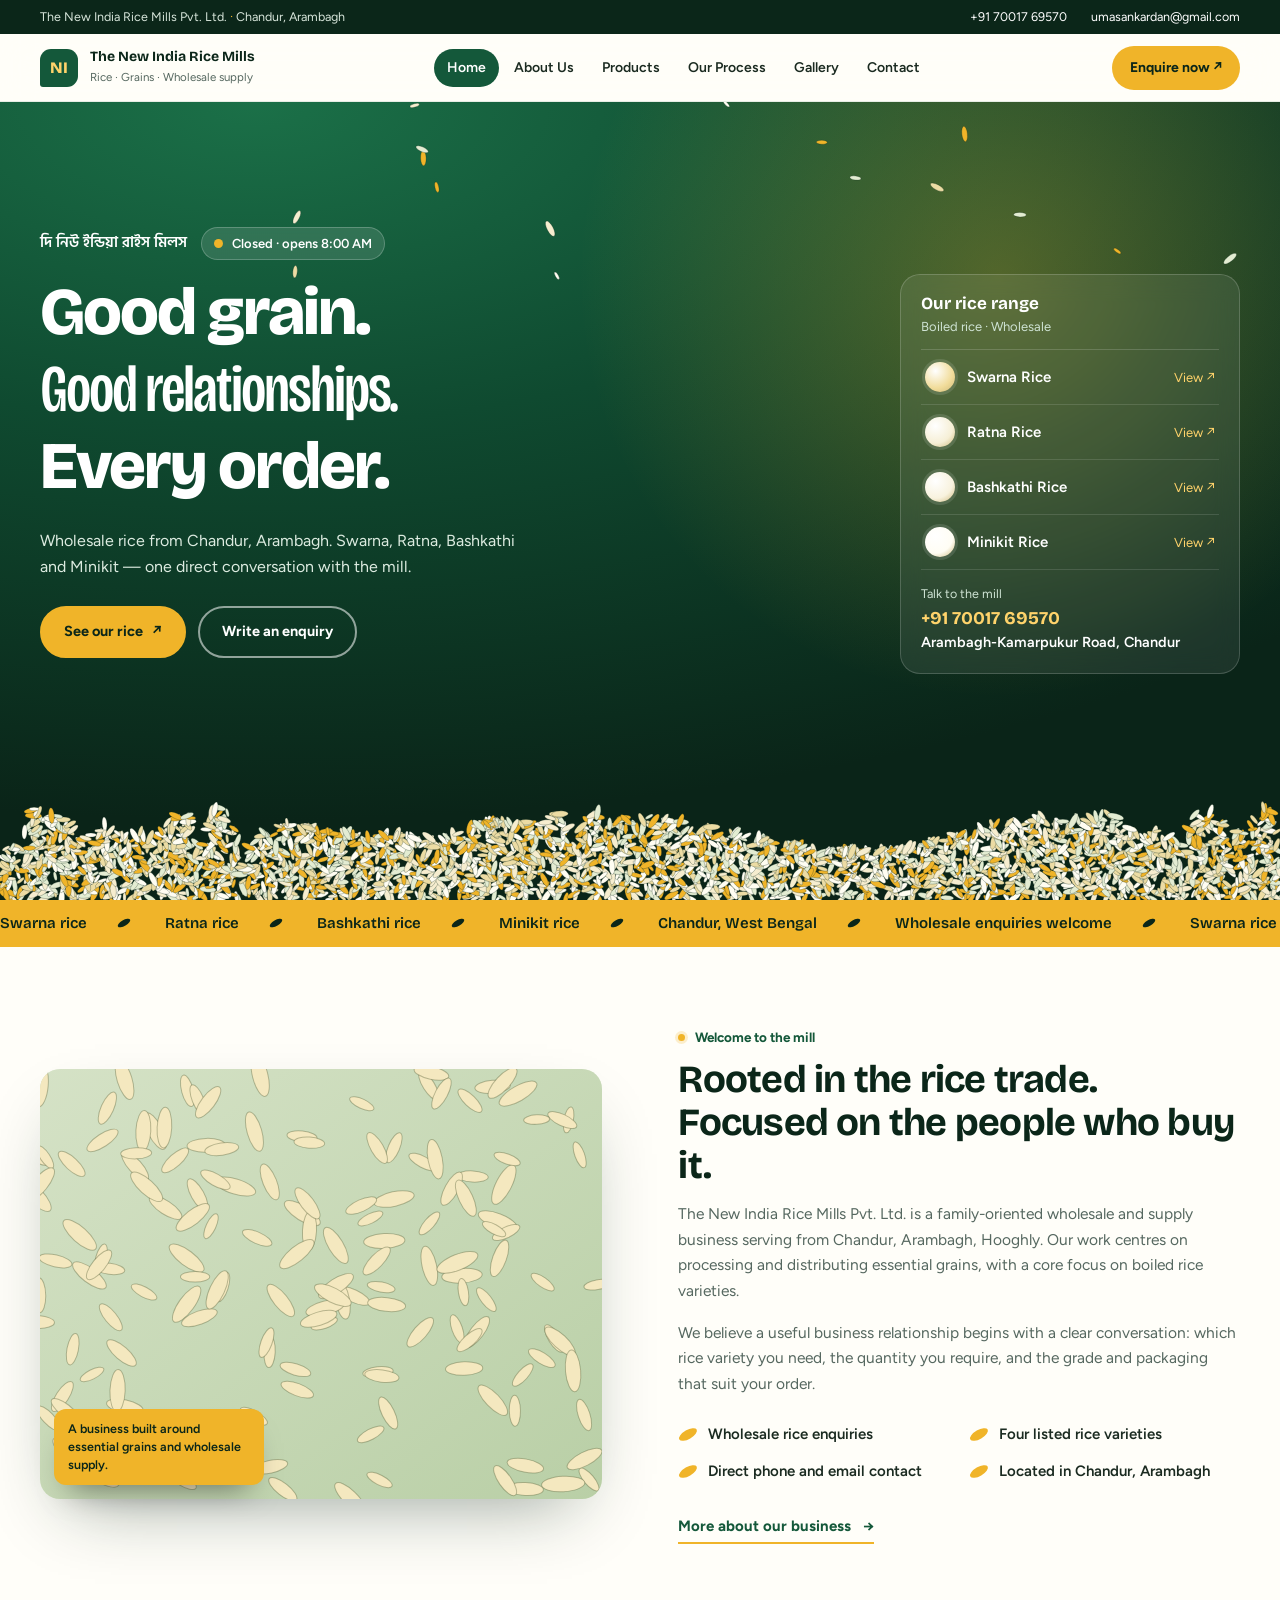
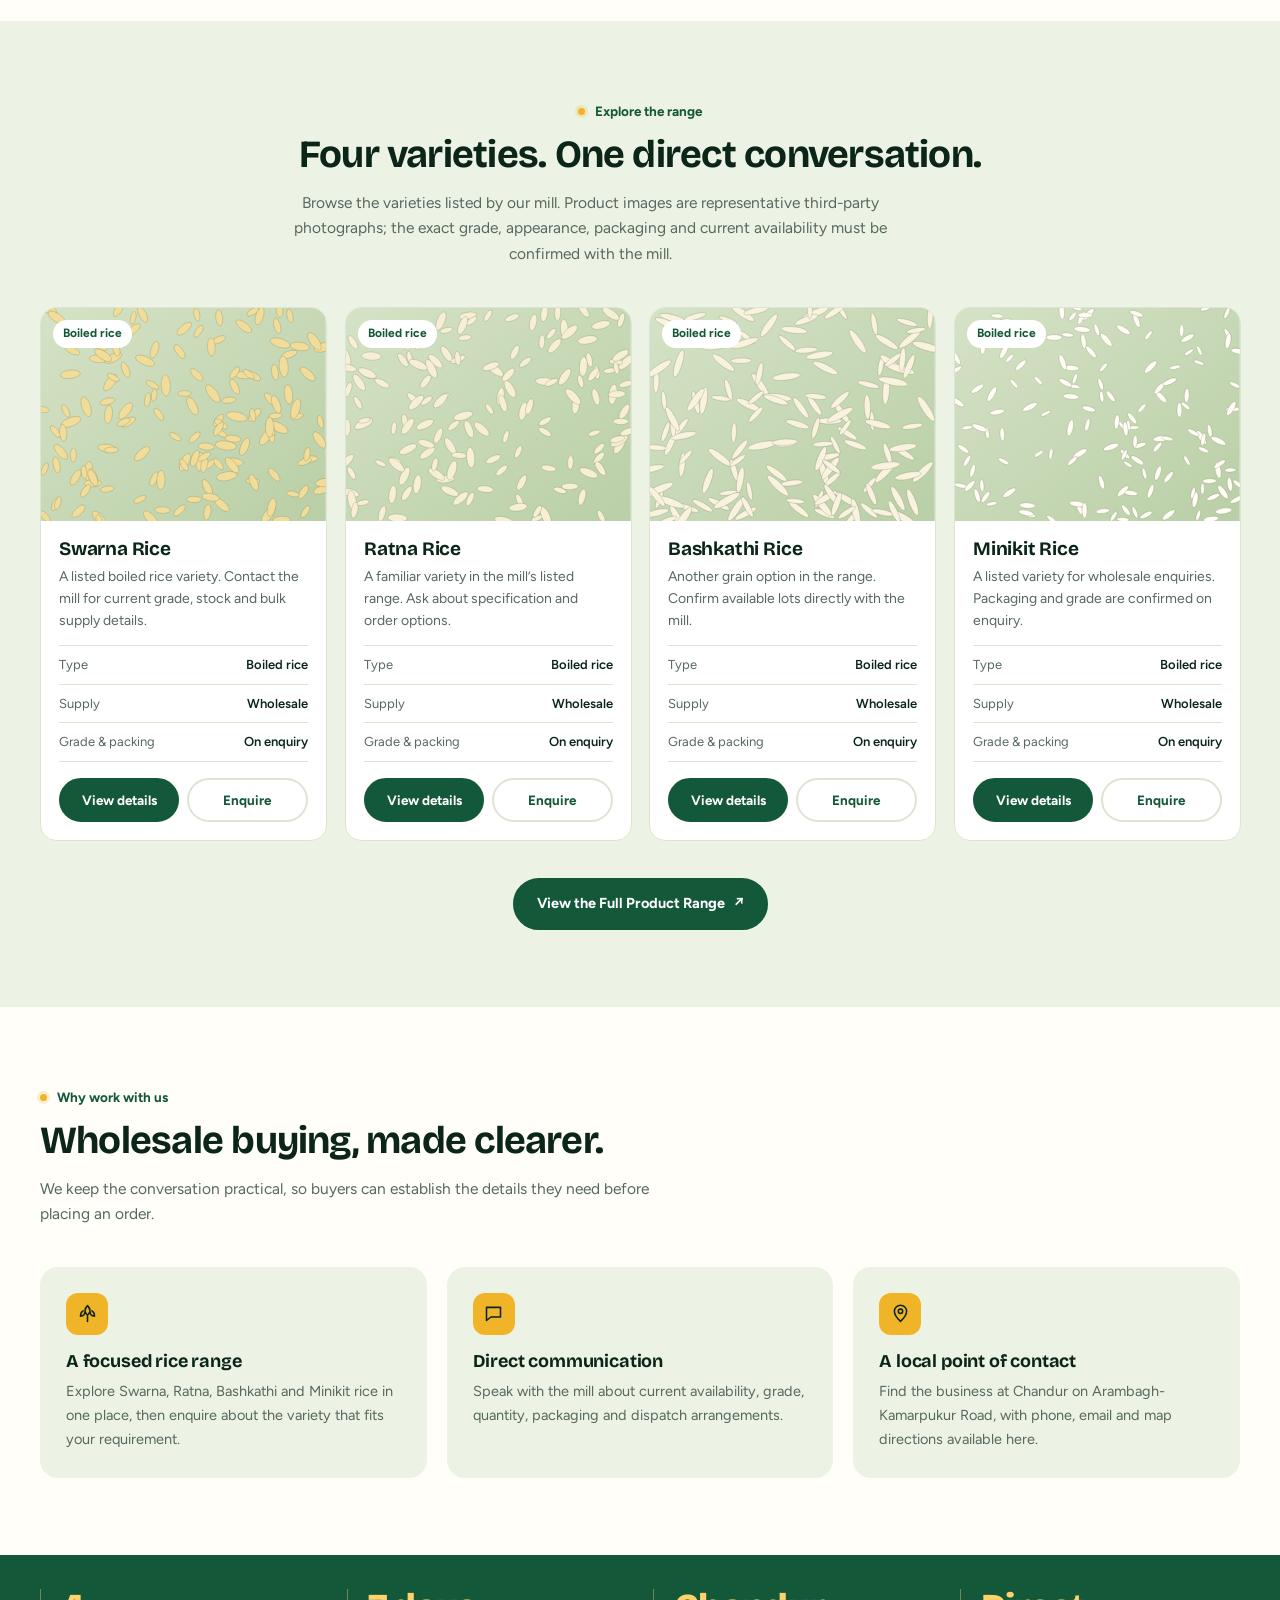
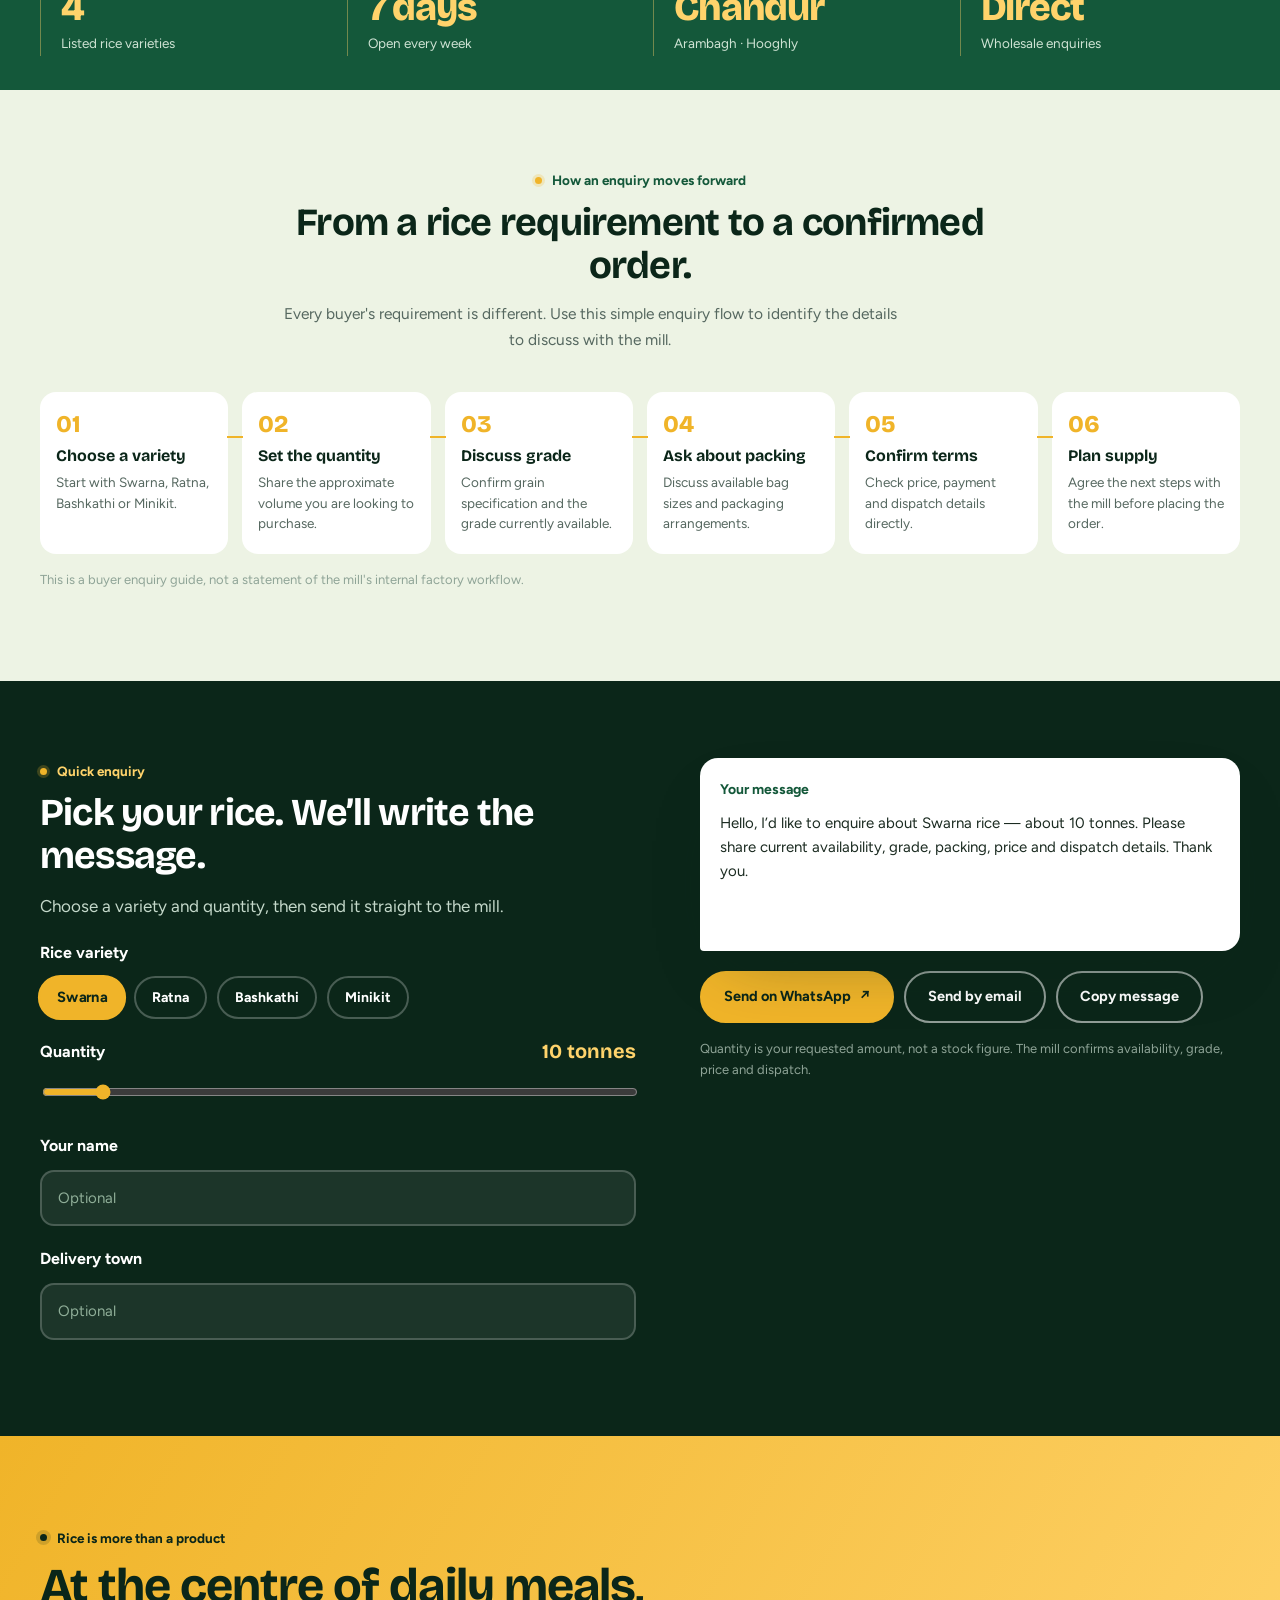
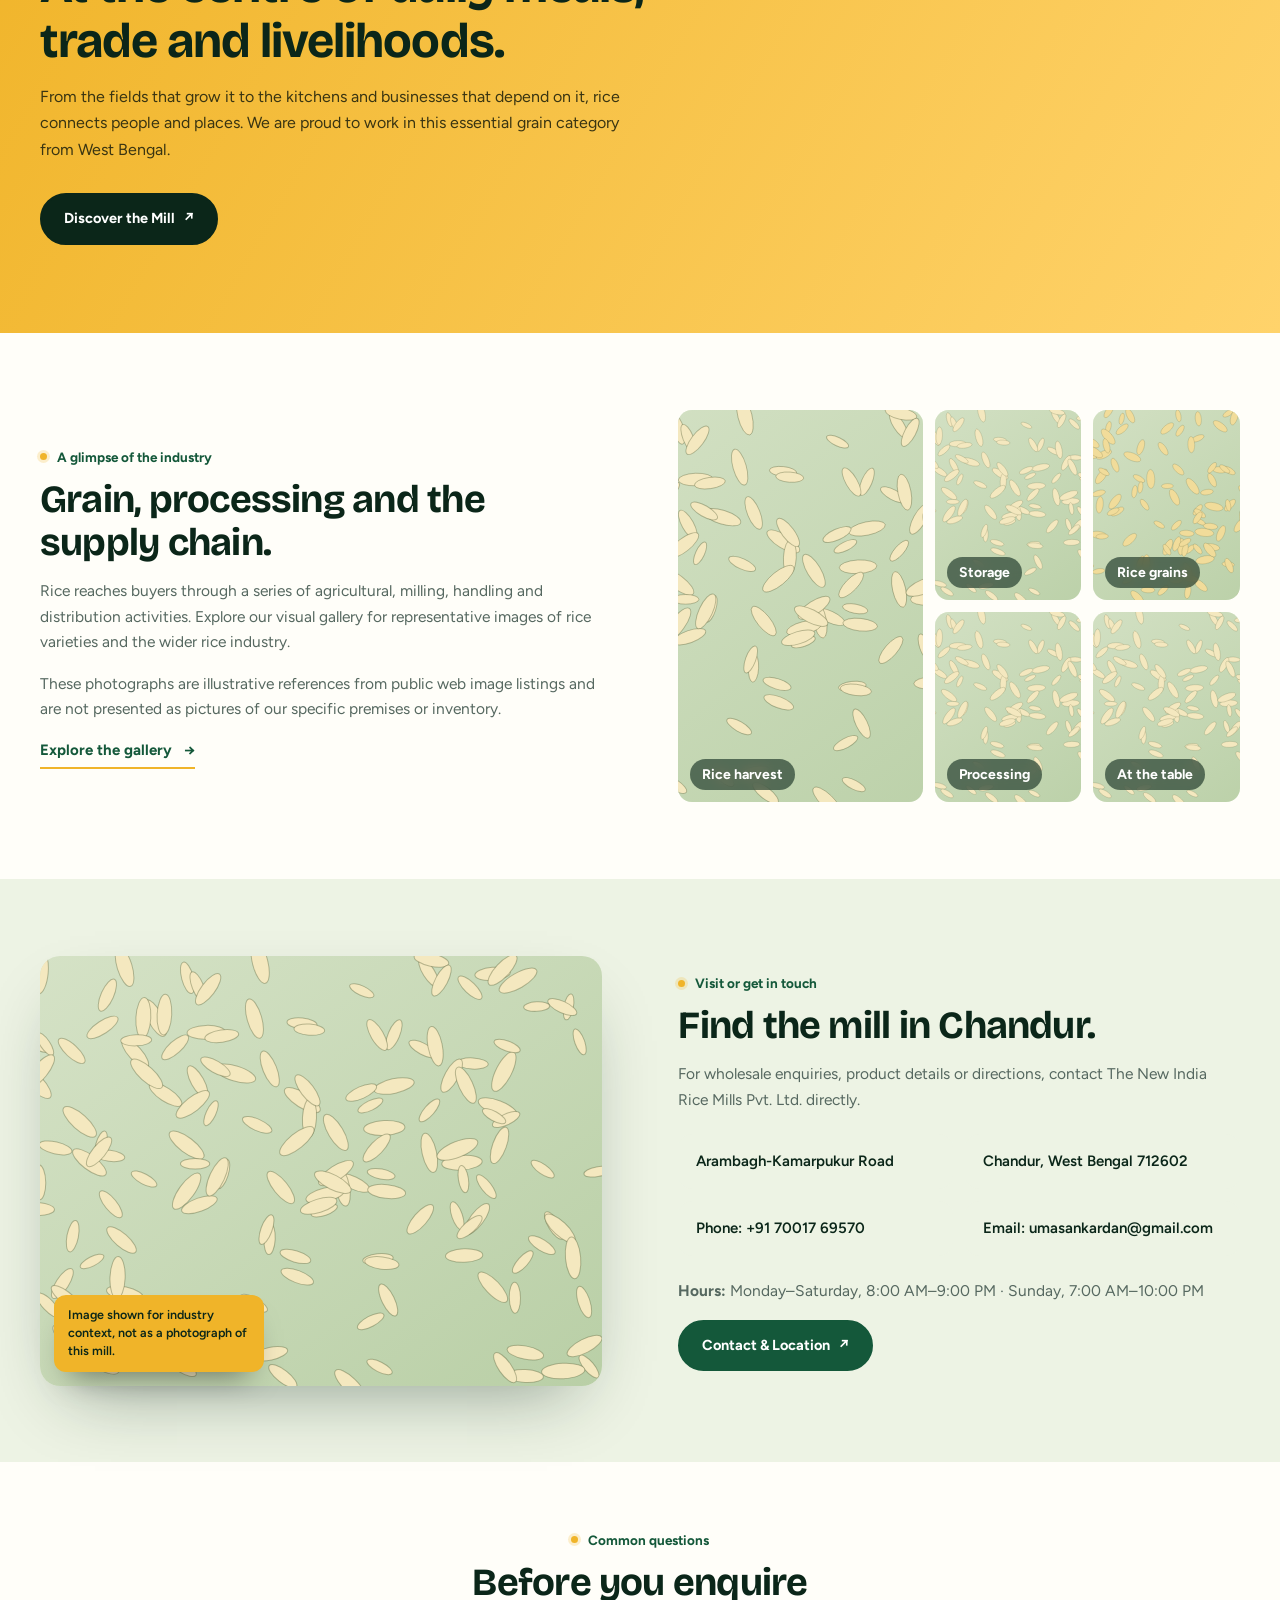
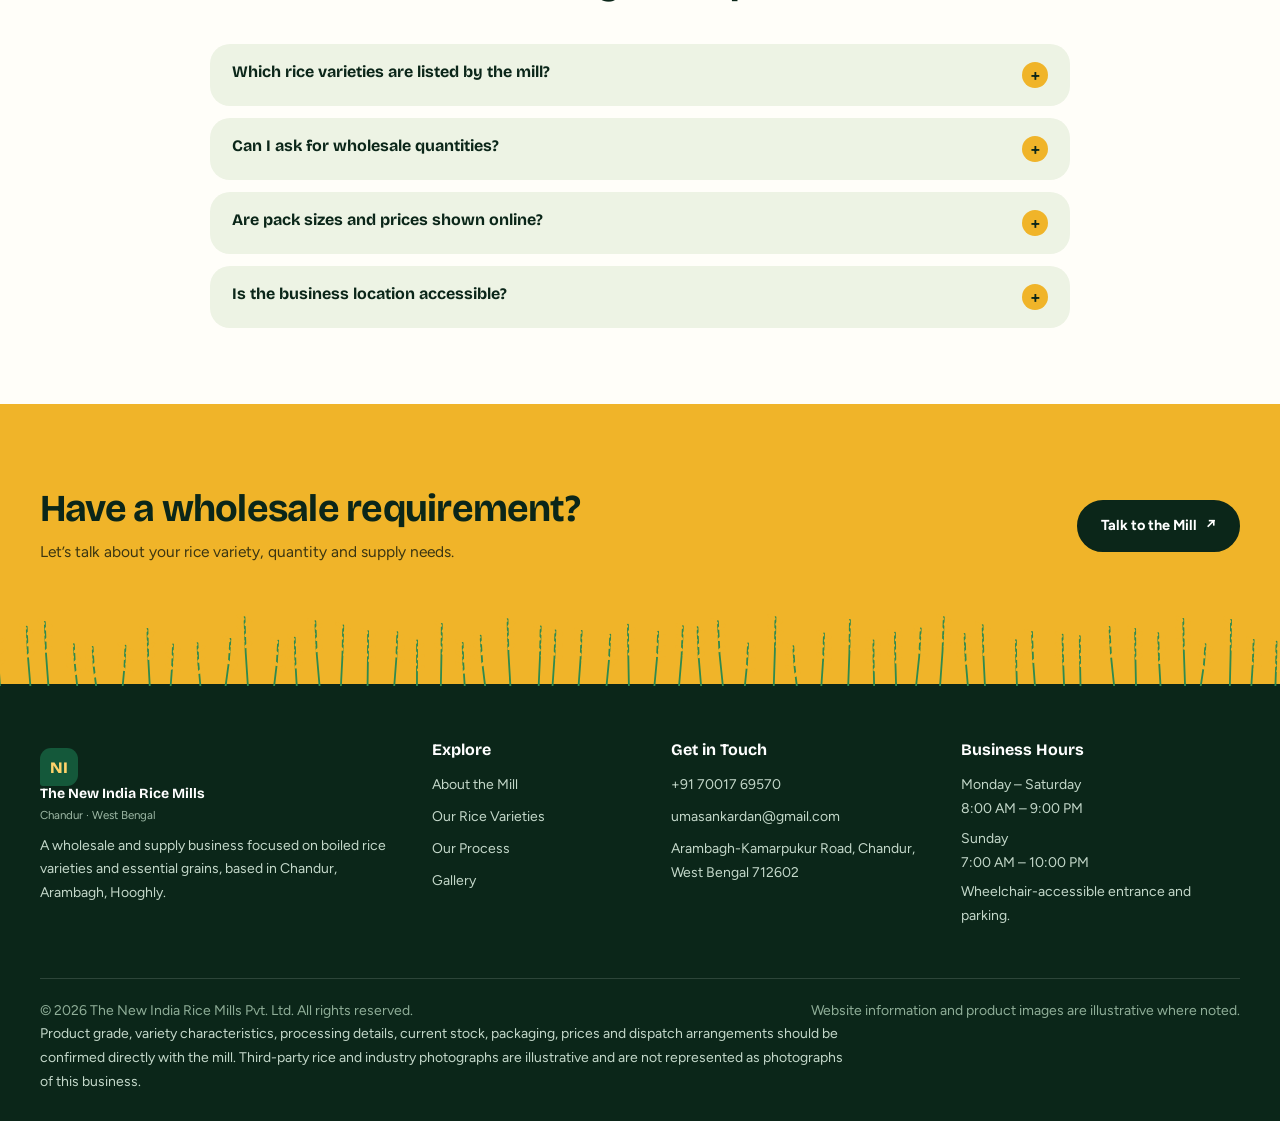
<file: index.html>
<!doctype html><html lang="en"><head><meta charset="utf-8"><meta name="viewport" content="width=device-width, initial-scale=1"><meta name="description" content="Wholesale rice supply from The New India Rice Mills Pvt. Ltd., Chandur, Arambagh, Hooghly, West Bengal."><meta name="theme-color" content="#153d2d"><title>Home | The New India Rice Mills Pvt. Ltd.</title><link rel="preconnect" href="https://fonts.googleapis.com"><link rel="preconnect" href="https://fonts.gstatic.com" crossorigin><link rel="stylesheet" href="https://fonts.googleapis.com/css2?family=Bricolage+Grotesque:opsz,wdth,wght@12..96,75..100,400..800&family=Figtree:wght@400;500;600;700&family=Hind+Siliguri:wght@600&display=swap"><link rel="stylesheet" href="assets/style.css"></head><body id="top"><div class="topline"><div class="container"><span>The New India Rice Mills Pvt. Ltd. <span class="gold">·</span> Chandur, Arambagh</span><div class="topline-right"><a href="tel:+917001769570">+91 70017 69570</a><a href="mailto:umasankardan@gmail.com">umasankardan@gmail.com</a></div></div></div><header class="nav-shell"><div class="container nav"><a class="brand" href="index.html"><span class="brand-seal">NI</span><span><span class="brand-name">The New India Rice Mills</span><span class="brand-sub">Rice · Grains · Wholesale supply</span></span></a><button class="menu-btn" aria-label="Open navigation" aria-expanded="false"><i></i><i></i></button><nav class="nav-links"><a href="index.html" class="active">Home</a><a href="about.html" class="">About Us</a><a href="products.html" class="">Products</a><a href="process.html" class="">Our Process</a><a href="gallery.html" class="">Gallery</a><a href="contact.html" class="">Contact</a></nav><a class="nav-action" href="contact.html">Enquire now ↗</a></div></header><main><section class="hero" id="hero"><div class="container"><div class="hero-copy"><div class="hero-top"><span class="bn">দি নিউ ইন্ডিয়া রাইস মিলস</span><span class="open-pill" data-open></span></div><h1><span class="ln"><span>Good grain.</span></span><span class="ln"><span>Good relationships.</span></span><span class="ln"><span>Every order.</span></span></h1><p>Wholesale rice from Chandur, Arambagh. Swarna, Ratna, Bashkathi and Minikit — one direct conversation with the mill.</p><div class="hero-actions"><a class="btn" href="products.html">See our rice <span class="arrow">↗</span></a><a class="btn light" href="#builder">Write an enquiry</a></div></div><aside class="hero-side" aria-label="Our rice range"><div class="hs-head"><b>Our rice range</b><span>Boiled rice · Wholesale</span></div><a class="hs-row" href="products/swarna-rice.html"><i style="background:radial-gradient(circle at 35% 30%,#fff,#f1dc9a 60%,#cdb878)"></i><span>Swarna Rice</span><em>View ↗</em></a><a class="hs-row" href="products/ratna-rice.html"><i style="background:radial-gradient(circle at 35% 30%,#fff,#f6efd6 60%,#cdb878)"></i><span>Ratna Rice</span><em>View ↗</em></a><a class="hs-row" href="products/bashkathi-rice.html"><i style="background:radial-gradient(circle at 35% 30%,#fff,#f8f2de 60%,#cdb878)"></i><span>Bashkathi Rice</span><em>View ↗</em></a><a class="hs-row" href="products/minikit-rice.html"><i style="background:radial-gradient(circle at 35% 30%,#fff,#fffdf4 60%,#cdb878)"></i><span>Minikit Rice</span><em>View ↗</em></a><div class="hs-foot"><small>Talk to the mill</small><a href="tel:+917001769570">+91 70017 69570</a><a href="contact.html">Arambagh-Kamarpukur Road, Chandur</a></div></aside></div></section>
<div class="ticker" aria-hidden="true"><div class="track"><span>Swarna rice</span><span>Ratna rice</span><span>Bashkathi rice</span><span>Minikit rice</span><span>Chandur, West Bengal</span><span>Wholesale enquiries welcome</span></div></div>
<section class="section"><div class="container split"><div class="split-image"><img src="https://www.basicindialtd.co.in/images/processing1.jpg" alt="Rice milling machinery in an illustrative industrial facility" loading="lazy"><div class="image-caption">A business built around essential grains and wholesale supply.</div></div><div class="split-copy"><span class="eyebrow">Welcome to the mill</span><h2>Rooted in the rice trade. Focused on the people who buy it.</h2><p>The New India Rice Mills Pvt. Ltd. is a family-oriented wholesale and supply business serving from Chandur, Arambagh, Hooghly. Our work centres on processing and distributing essential grains, with a core focus on boiled rice varieties.</p><p>We believe a useful business relationship begins with a clear conversation: which rice variety you need, the quantity you require, and the grade and packaging that suit your order.</p><ul class="tick-list"><li>Wholesale rice enquiries</li><li>Four listed rice varieties</li><li>Direct phone and email contact</li><li>Located in Chandur, Arambagh</li></ul><a class="text-link" href="about.html">More about our business</a></div></div></section>
<section class="section paper"><div class="container"><div class="section-head center"><span class="eyebrow">Explore the range</span><h2>Four varieties. One direct conversation.</h2><p>Browse the varieties listed by our mill. Product images are representative third-party photographs; the exact grade, appearance, packaging and current availability must be confirmed with the mill.</p></div><div class="product-grid"><article class="product-card" data-category="boiled"><a class="product-photo" href="products/swarna-rice.html"><img src="https://www.sukhiagro.com/wp-content/uploads/2019/02/Swarna-Parboiled1-600x600.png" alt="Representative image of Swarna Rice" loading="lazy"><span class="product-tag">Boiled rice</span></a><div class="product-content"><h3>Swarna Rice</h3><p>A listed boiled rice variety. Contact the mill for current grade, stock and bulk supply details.</p><dl class="pspec"><div><dt>Type</dt><dd>Boiled rice</dd></div><div><dt>Supply</dt><dd>Wholesale</dd></div><div><dt>Grade &amp; packing</dt><dd>On enquiry</dd></div></dl><div class="pact"><a class="btn dark sm" href="products/swarna-rice.html">View details</a><button type="button" class="btn ghost sm" data-enquire="Swarna Rice">Enquire</button></div></div></article><article class="product-card" data-category="boiled"><a class="product-photo" href="products/ratna-rice.html"><img src="https://cpimg.tistatic.com/09501042/b/4/Ratna-Rice.jpg" alt="Representative image of Ratna Rice" loading="lazy"><span class="product-tag">Boiled rice</span></a><div class="product-content"><h3>Ratna Rice</h3><p>A familiar variety in the mill’s listed range. Ask about specification and order options.</p><dl class="pspec"><div><dt>Type</dt><dd>Boiled rice</dd></div><div><dt>Supply</dt><dd>Wholesale</dd></div><div><dt>Grade &amp; packing</dt><dd>On enquiry</dd></div></dl><div class="pact"><a class="btn dark sm" href="products/ratna-rice.html">View details</a><button type="button" class="btn ghost sm" data-enquire="Ratna Rice">Enquire</button></div></div></article><article class="product-card" data-category="boiled"><a class="product-photo" href="products/bashkathi-rice.html"><img src="https://banglakonnection.com/cdn/shop/files/Banskathi-550x550.jpg?v=1732785693&width=1445" alt="Representative image of Bashkathi Rice" loading="lazy"><span class="product-tag">Boiled rice</span></a><div class="product-content"><h3>Bashkathi Rice</h3><p>Another grain option in the range. Confirm available lots directly with the mill.</p><dl class="pspec"><div><dt>Type</dt><dd>Boiled rice</dd></div><div><dt>Supply</dt><dd>Wholesale</dd></div><div><dt>Grade &amp; packing</dt><dd>On enquiry</dd></div></dl><div class="pact"><a class="btn dark sm" href="products/bashkathi-rice.html">View details</a><button type="button" class="btn ghost sm" data-enquire="Bashkathi Rice">Enquire</button></div></div></article><article class="product-card" data-category="boiled"><a class="product-photo" href="products/minikit-rice.html"><img src="https://cpimg.tistatic.com/05099482/b/4/Miniket-Rice.jpg" alt="Representative image of Minikit Rice" loading="lazy"><span class="product-tag">Boiled rice</span></a><div class="product-content"><h3>Minikit Rice</h3><p>A listed variety for wholesale enquiries. Packaging and grade are confirmed on enquiry.</p><dl class="pspec"><div><dt>Type</dt><dd>Boiled rice</dd></div><div><dt>Supply</dt><dd>Wholesale</dd></div><div><dt>Grade &amp; packing</dt><dd>On enquiry</dd></div></dl><div class="pact"><a class="btn dark sm" href="products/minikit-rice.html">View details</a><button type="button" class="btn ghost sm" data-enquire="Minikit Rice">Enquire</button></div></div></article></div><div style="text-align:center;margin-top:38px"><a class="btn dark" href="products.html">View the Full Product Range <span class="arrow">↗</span></a></div></div></section>
<section class="section"><div class="container"><div class="section-head"><span class="eyebrow">Why work with us</span><h2>Wholesale buying, made clearer.</h2><p>We keep the conversation practical, so buyers can establish the details they need before placing an order.</p></div><div class="feature-grid"><article class="feature"><div class="feature-mark">01</div><h3>A focused rice range</h3><p>Explore Swarna, Ratna, Bashkathi and Minikit rice in one place, then enquire about the variety that fits your requirement.</p></article><article class="feature"><div class="feature-mark">02</div><h3>Direct communication</h3><p>Speak with the mill about current availability, grade, quantity, packaging and dispatch arrangements.</p></article><article class="feature"><div class="feature-mark">03</div><h3>A local point of contact</h3><p>Find the business at Chandur on Arambagh-Kamarpukur Road, with phone, email and map directions available here.</p></article></div></div></section>
<section class="stat-band"><div class="container stats"><div class="stat"><strong>4</strong><span>Listed rice varieties</span></div><div class="stat"><strong>7 days</strong><span>Open every week</span></div><div class="stat"><strong>Chandur</strong><span>Arambagh · Hooghly</span></div><div class="stat"><strong>Direct</strong><span>Wholesale enquiries</span></div></div></section>
<section class="section paper"><div class="container"><div class="section-head center"><span class="eyebrow">How an enquiry moves forward</span><h2>From a rice requirement to a confirmed order.</h2><p>Every buyer's requirement is different. Use this simple enquiry flow to identify the details to discuss with the mill.</p></div><div class="step-grid"><div class="step"><span class="step-no">01</span><h3>Choose a variety</h3><p>Start with Swarna, Ratna, Bashkathi or Minikit.</p></div><div class="step"><span class="step-no">02</span><h3>Set the quantity</h3><p>Share the approximate volume you are looking to purchase.</p></div><div class="step"><span class="step-no">03</span><h3>Discuss grade</h3><p>Confirm grain specification and the grade currently available.</p></div><div class="step"><span class="step-no">04</span><h3>Ask about packing</h3><p>Discuss available bag sizes and packaging arrangements.</p></div><div class="step"><span class="step-no">05</span><h3>Confirm terms</h3><p>Check price, payment and dispatch details directly.</p></div><div class="step"><span class="step-no">06</span><h3>Plan supply</h3><p>Agree the next steps with the mill before placing the order.</p></div></div><p class="disclaimer">This is a buyer enquiry guide, not a statement of the mill's internal factory workflow.</p></div></section>
<section class="section forest" id="builder"><div class="container builder-grid"><div><span class="eyebrow">Quick enquiry</span><h2>Pick your rice. We’ll write the message.</h2><p style="color:#c4d8ca;font-size:17px;margin:0">Choose a variety and quantity, then send it straight to the mill.</p>
<div class="bf"><label>Rice variety</label><div class="chips"><button type="button" class="chip on" data-v="Swarna">Swarna</button><button type="button" class="chip" data-v="Ratna">Ratna</button><button type="button" class="chip" data-v="Bashkathi">Bashkathi</button><button type="button" class="chip" data-v="Minikit">Minikit</button></div></div>
<div class="bf"><label for="qr">Quantity <output id="qv">10 tonnes</output></label><input type="range" id="qr" min="1" max="100" value="10"></div>
<div class="bf"><label for="bn">Your name</label><input type="text" id="bn" placeholder="Optional" autocomplete="name"></div>
<div class="bf"><label for="bd">Delivery town</label><input type="text" id="bd" placeholder="Optional"></div></div>
<div><div class="msgcard"><small>Your message</small><p id="msg"></p></div><div class="acts"><a class="btn" id="wa" target="_blank" rel="noopener">Send on WhatsApp <span class="arrow">↗</span></a><a class="btn light" id="em">Send by email</a><button type="button" class="btn light" id="cp">Copy message</button></div><p class="disclaimer">Quantity is your requested amount, not a stock figure. The mill confirms availability, grade, price and dispatch.</p></div></div></section>
<section class="visual-band"><div class="container"><span class="eyebrow">Rice is more than a product</span><h2>At the centre of daily meals, trade and livelihoods.</h2><p>From the fields that grow it to the kitchens and businesses that depend on it, rice connects people and places. We are proud to work in this essential grain category from West Bengal.</p><a href="about.html" class="btn">Discover the Mill <span class="arrow">↗</span></a></div></section>
<section class="section"><div class="container split"><div class="split-copy"><span class="eyebrow">A glimpse of the industry</span><h2>Grain, processing and the supply chain.</h2><p>Rice reaches buyers through a series of agricultural, milling, handling and distribution activities. Explore our visual gallery for representative images of rice varieties and the wider rice industry.</p><p>These photographs are illustrative references from public web image listings and are not presented as pictures of our specific premises or inventory.</p><a class="text-link" href="gallery.html">Explore the gallery</a></div><div class="photo-mosaic"><a href="gallery.html"><img src="https://img.inform.kz/kazinform-photobank/media/2026-06-01/08138168-f3a9-4fcd-891f-4f25dd6d327b.webp" alt="Golden paddy field" loading="lazy"><span>Rice harvest</span></a><a href="gallery.html"><img src="https://www.whitefields.in/images/packingimg.jpg" alt="Rice bagging and warehouse" loading="lazy"><span>Storage</span></a><a href="gallery.html"><img src="https://www.sukhiagro.com/wp-content/uploads/2019/02/Swarna-Parboiled1-600x600.png" alt="Swarna rice" loading="lazy"><span>Rice grains</span></a><a href="gallery.html"><img src="https://dam.buhlergroup.com/image/83f25cf25cab4a1f859146f613fd8605/-FJPG-C3241x1823%2C0%2C20-S2000x1800" alt="Rice processing plant" loading="lazy"><span>Processing</span></a><a href="gallery.html"><img src="https://www.soulofindiasudbury.com/gallery/large/21.jpg" alt="Cooked rice meal" loading="lazy"><span>At the table</span></a></div></div></section>
<section class="section paper"><div class="container split"><div class="split-image"><img src="https://thefayda.com/assets/images/our-work/steelplant/Rice-Mill.jpg" alt="Illustrative rice mill operations and packing" loading="lazy"><div class="image-caption">Image shown for industry context, not as a photograph of this mill.</div></div><div class="split-copy"><span class="eyebrow">Visit or get in touch</span><h2>Find the mill in Chandur.</h2><p>For wholesale enquiries, product details or directions, contact The New India Rice Mills Pvt. Ltd. directly.</p><div class="highlight-list"><div>Arambagh-Kamarpukur Road</div><div>Chandur, West Bengal 712602</div><div>Phone: +91 70017 69570</div><div>Email: umasankardan@gmail.com</div></div><p><strong>Hours:</strong> Monday–Saturday, 8:00 AM–9:00 PM · Sunday, 7:00 AM–10:00 PM</p><a class="btn dark" href="contact.html">Contact & Location <span class="arrow">↗</span></a></div></div></section>
<section class="section compact"><div class="container"><div class="section-head center"><span class="eyebrow">Common questions</span><h2>Before you enquire</h2></div><div class="faq"><div class="faq-item"><button class="faq-q"><span>Which rice varieties are listed by the mill?</span><span>+</span></button><div class="faq-a">Swarna, Ratna, Bashkathi and Minikit are the rice varieties provided for this website. Please contact the mill to confirm which varieties are currently available.</div></div><div class="faq-item"><button class="faq-q"><span>Can I ask for wholesale quantities?</span><span>+</span></button><div class="faq-a">Yes. Call or email the mill with the variety and quantity you require. The mill can confirm current availability and terms directly.</div></div><div class="faq-item"><button class="faq-q"><span>Are pack sizes and prices shown online?</span><span>+</span></button><div class="faq-a">No prices or pack sizes have been assumed for this website. Please ask the mill for current packaging options and a quotation.</div></div><div class="faq-item"><button class="faq-q"><span>Is the business location accessible?</span><span>+</span></button><div class="faq-a">The supplied business details indicate a wheelchair-accessible entrance and wheelchair-accessible parking lot.</div></div></div></div></section></main><section class="cta-strip"><div class="container"><div><h2>Have a wholesale requirement?</h2><p>Let’s talk about your rice variety, quantity and supply needs.</p></div><a class="btn" href="contact.html">Talk to the Mill <span class="arrow">↗</span></a></div></section><footer class="site-footer"><div class="container"><div class="footer-grid"><div class="footer-brand"><a class="brand" href="index.html"><span class="brand-seal">NI</span><span><span class="brand-name">The New India Rice Mills</span><span class="brand-sub">Chandur · West Bengal</span></span></a><p>A wholesale and supply business focused on boiled rice varieties and essential grains, based in Chandur, Arambagh, Hooghly.</p></div><div><h4>Explore</h4><a href="about.html">About the Mill</a><a href="products.html">Our Rice Varieties</a><a href="process.html">Our Process</a><a href="gallery.html">Gallery</a></div><div><h4>Get in Touch</h4><a href="tel:+917001769570">+91 70017 69570</a><a href="mailto:umasankardan@gmail.com">umasankardan@gmail.com</a><a target="_blank" rel="noopener" href="https://www.google.com/maps/search/?api=1&query=The+New+India+Rice+Mills+Pvt+Ltd+Chandur+Arambagh+Hooghly">Arambagh-Kamarpukur Road, Chandur, West Bengal 712602</a></div><div><h4>Business Hours</h4><p>Monday – Saturday<br>8:00 AM – 9:00 PM</p><p>Sunday<br>7:00 AM – 10:00 PM</p><p>Wheelchair-accessible entrance and parking.</p></div></div><div class="footer-bottom"><span>© <span data-year>2026</span> The New India Rice Mills Pvt. Ltd. All rights reserved.</span><span>Website information and product images are illustrative where noted.</span></div><p class="disclaimer">Product grade, variety characteristics, processing details, current stock, packaging, prices and dispatch arrangements should be confirmed directly with the mill. Third-party rice and industry photographs are illustrative and are not represented as photographs of this business.</p></div></footer><a class="backtop" href="#top" aria-label="Back to top">↑</a><script src="assets/site.js" defer></script></body></html>
</file>
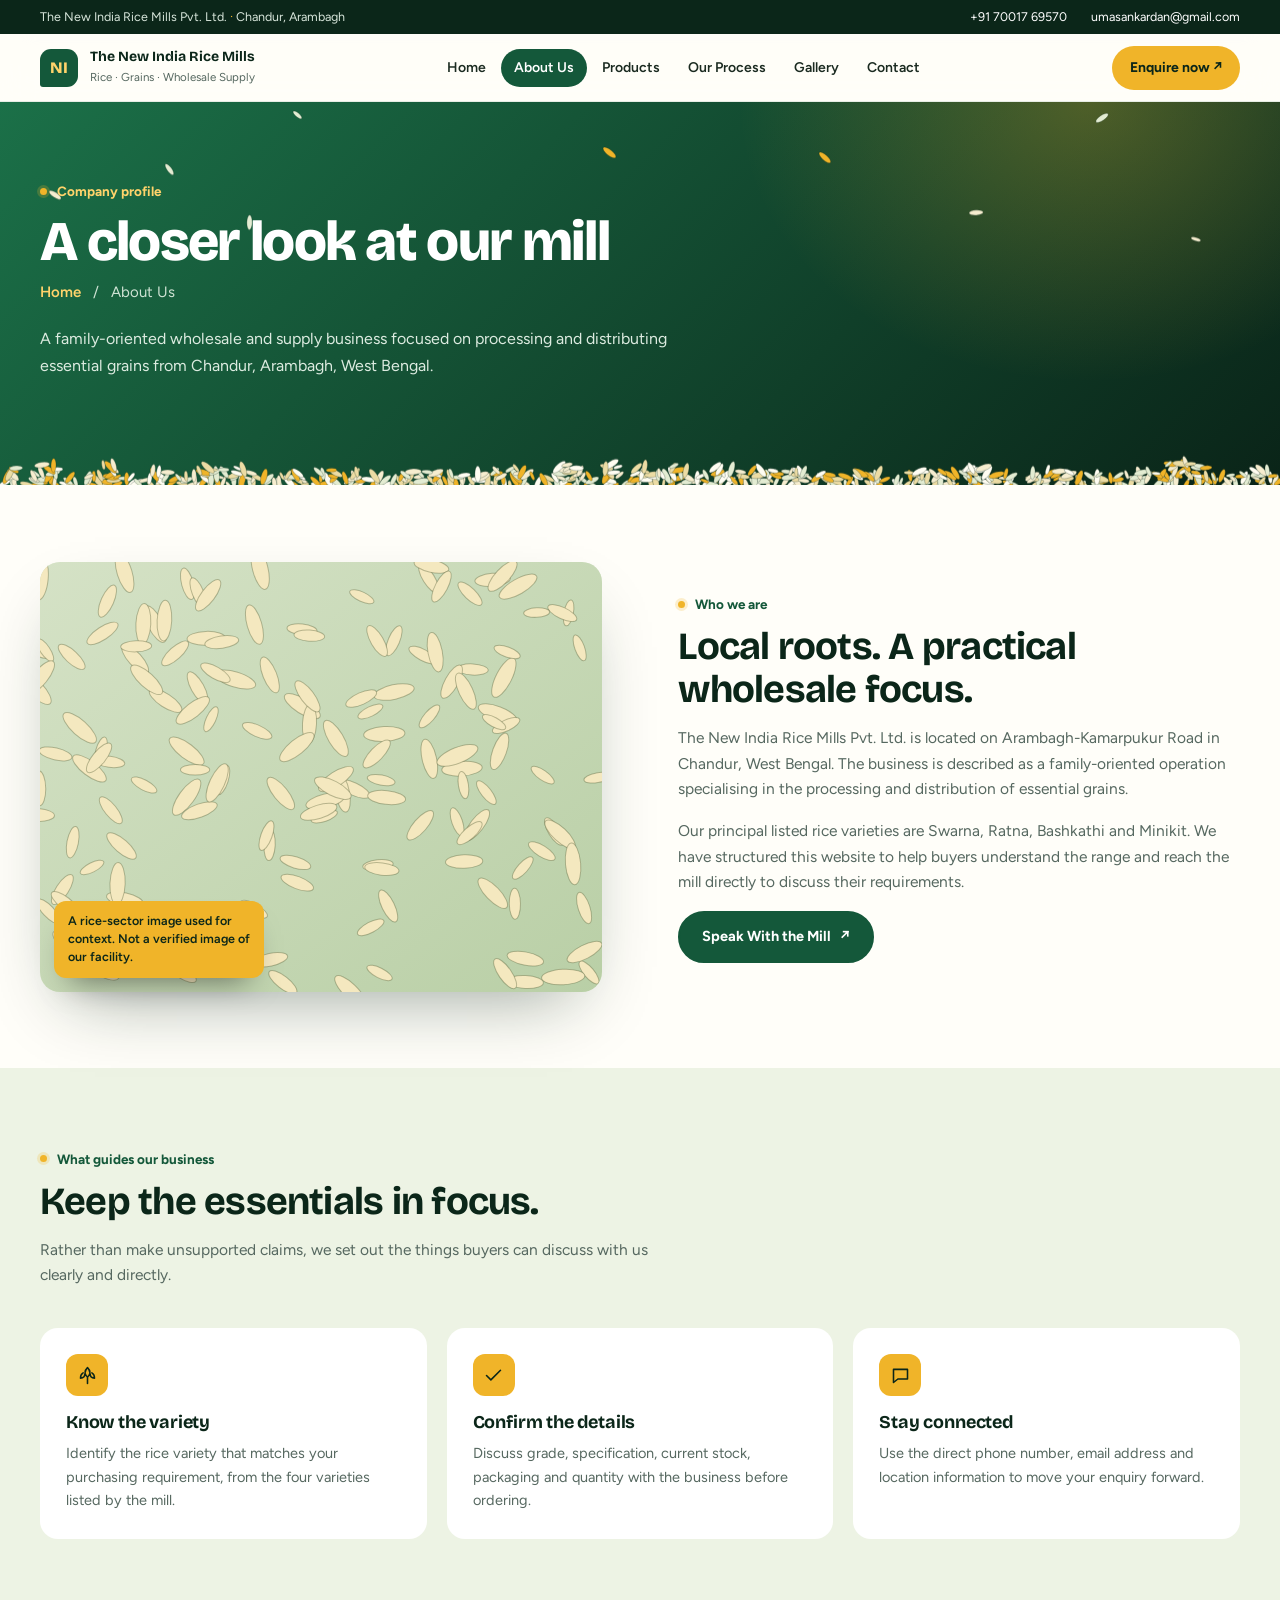
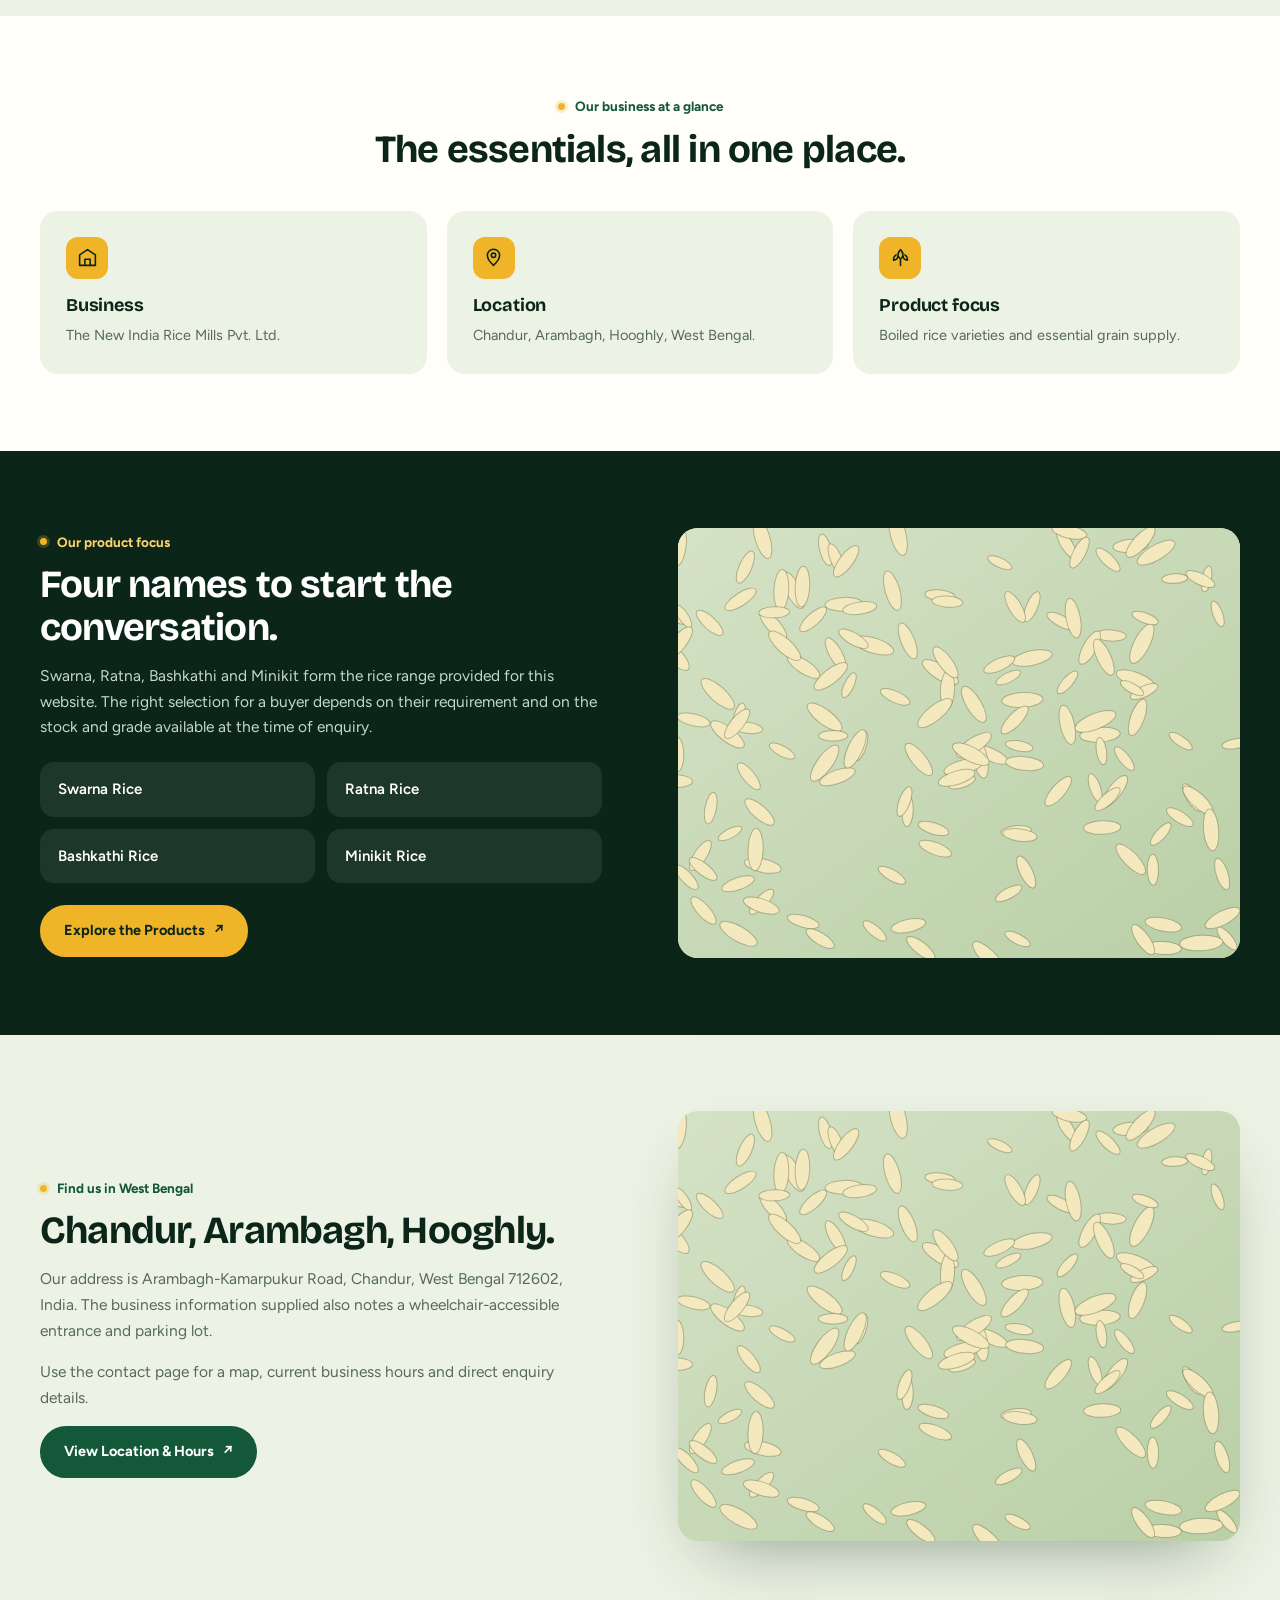
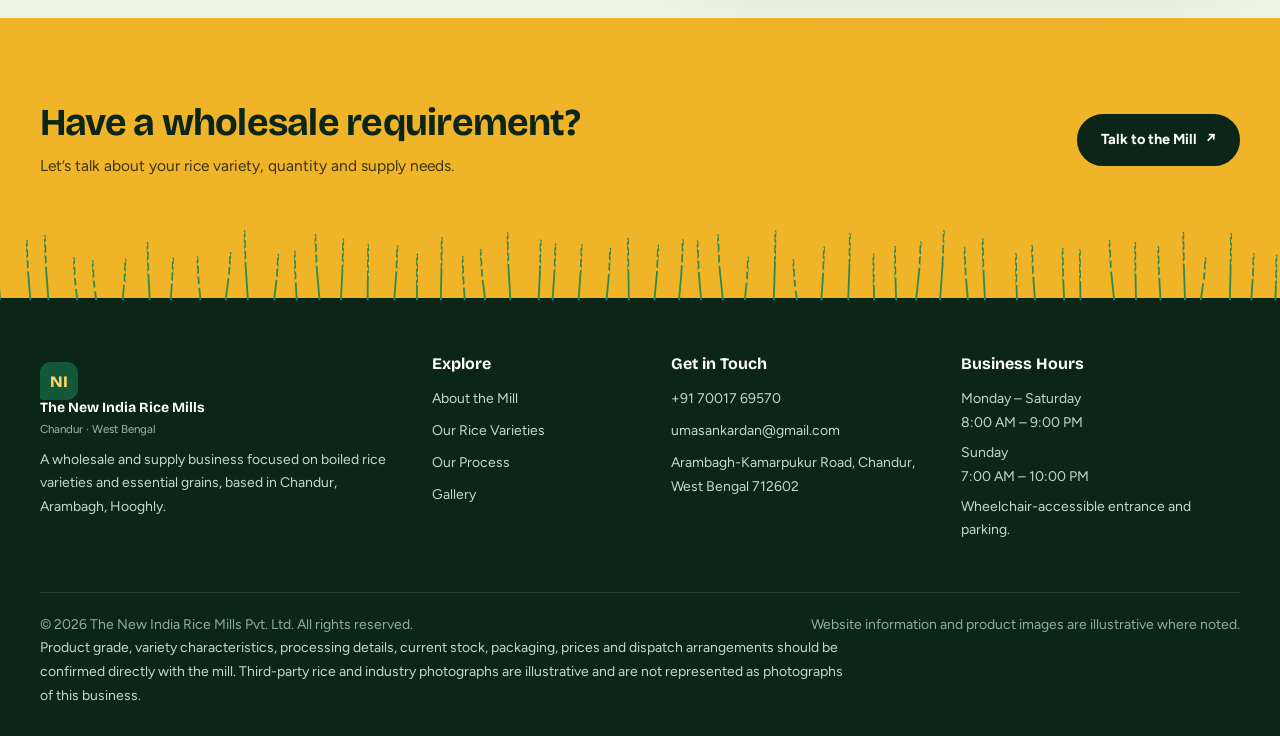
<file: about.html>
<!doctype html><html lang="en"><head><meta charset="utf-8"><meta name="viewport" content="width=device-width, initial-scale=1"><meta name="description" content="Wholesale rice supply from The New India Rice Mills Pvt. Ltd., Chandur, Arambagh, Hooghly, West Bengal."><meta name="theme-color" content="#153d2d"><title>About Us | The New India Rice Mills Pvt. Ltd.</title><link rel="preconnect" href="https://fonts.googleapis.com"><link rel="preconnect" href="https://fonts.gstatic.com" crossorigin><link rel="stylesheet" href="https://fonts.googleapis.com/css2?family=Bricolage+Grotesque:opsz,wdth,wght@12..96,75..100,400..800&family=Figtree:wght@400;500;600;700&family=Hind+Siliguri:wght@600&display=swap"><link rel="stylesheet" href="assets/style.css"></head><body id="top"><div class="topline"><div class="container"><span>The New India Rice Mills Pvt. Ltd. <span class="gold">·</span> Chandur, Arambagh</span><div class="topline-right"><a href="tel:+917001769570">+91 70017 69570</a><a href="mailto:umasankardan@gmail.com">umasankardan@gmail.com</a></div></div></div><header class="nav-shell"><div class="container nav"><a class="brand" href="index.html"><span class="brand-seal">NI</span><span><span class="brand-name">The New India Rice Mills</span><span class="brand-sub">Rice · Grains · Wholesale Supply</span></span></a><button class="menu-btn" aria-label="Open navigation" aria-expanded="false"><i></i><i></i></button><nav class="nav-links"><a href="index.html" class="">Home</a><a href="about.html" class="active">About Us</a><a href="products.html" class="">Products</a><a href="process.html" class="">Our Process</a><a href="gallery.html" class="">Gallery</a><a href="contact.html" class="">Contact</a></nav><a class="nav-action" href="contact.html">Enquire now ↗</a></div></header><main><section class="page-hero"><div class="container"><span class="eyebrow">Company profile</span><h1>A closer look at our mill</h1><div class="breadcrumbs"><a href="index.html">Home</a> &nbsp; / &nbsp; About Us</div><p style="max-width:650px;color:#d8e2d9;font-size:14px;margin-top:22px">A family-oriented wholesale and supply business focused on processing and distributing essential grains from Chandur, Arambagh, West Bengal.</p></div></section>
<section class="section"><div class="container split"><div class="split-image"><img src="https://thefayda.com/assets/images/our-work/steelplant/Rice-Mill.jpg" alt="Rice mill work and handling shown as an industry reference" loading="lazy"><div class="image-caption">A rice-sector image used for context. Not a verified image of our facility.</div></div><div class="split-copy"><span class="eyebrow">Who we are</span><h2>Local roots. A practical wholesale focus.</h2><p>The New India Rice Mills Pvt. Ltd. is located on Arambagh-Kamarpukur Road in Chandur, West Bengal. The business is described as a family-oriented operation specialising in the processing and distribution of essential grains.</p><p>Our principal listed rice varieties are Swarna, Ratna, Bashkathi and Minikit. We have structured this website to help buyers understand the range and reach the mill directly to discuss their requirements.</p><a class="btn dark" href="contact.html">Speak With the Mill <span class="arrow">↗</span></a></div></div></section>
<section class="section paper"><div class="container"><div class="section-head"><span class="eyebrow">What guides our business</span><h2>Keep the essentials in focus.</h2><p>Rather than make unsupported claims, we set out the things buyers can discuss with us clearly and directly.</p></div><div class="feature-grid"><article class="feature"><div class="feature-mark">01</div><h3>Know the variety</h3><p>Identify the rice variety that matches your purchasing requirement, from the four varieties listed by the mill.</p></article><article class="feature"><div class="feature-mark">02</div><h3>Confirm the details</h3><p>Discuss grade, specification, current stock, packaging and quantity with the business before ordering.</p></article><article class="feature"><div class="feature-mark">03</div><h3>Stay connected</h3><p>Use the direct phone number, email address and location information to move your enquiry forward.</p></article></div></div></section>
<section class="section"><div class="container"><div class="section-head center"><span class="eyebrow">Our business at a glance</span><h2>The essentials, all in one place.</h2></div><div class="spec-grid"><div class="spec-card"><strong>01</strong><h3>Business</h3><p>The New India Rice Mills Pvt. Ltd.</p></div><div class="spec-card"><strong>02</strong><h3>Location</h3><p>Chandur, Arambagh, Hooghly, West Bengal.</p></div><div class="spec-card"><strong>03</strong><h3>Product focus</h3><p>Boiled rice varieties and essential grain supply.</p></div></div></div></section>
<section class="section forest"><div class="container split"><div class="split-copy"><span class="eyebrow">Our product focus</span><h2>Four names to start the conversation.</h2><p>Swarna, Ratna, Bashkathi and Minikit form the rice range provided for this website. The right selection for a buyer depends on their requirement and on the stock and grade available at the time of enquiry.</p><div class="highlight-list"><div>Swarna Rice</div><div>Ratna Rice</div><div>Bashkathi Rice</div><div>Minikit Rice</div></div><a class="btn" href="products.html">Explore the Products <span class="arrow">↗</span></a></div><div class="split-image"><img src="https://ckfoodsindia.com/media/Gallery/Img/edit_2.00_00_23_21.Still002.jpg" alt="Rice mill production and sacks in an industry photograph" loading="lazy"></div></div></section>
<section class="section paper"><div class="container split"><div class="split-copy"><span class="eyebrow">Find us in West Bengal</span><h2>Chandur, Arambagh, Hooghly.</h2><p>Our address is Arambagh-Kamarpukur Road, Chandur, West Bengal 712602, India. The business information supplied also notes a wheelchair-accessible entrance and parking lot.</p><p>Use the contact page for a map, current business hours and direct enquiry details.</p><a class="btn dark" href="contact.html">View Location & Hours <span class="arrow">↗</span></a></div><div class="split-image"><img src="https://img.inform.kz/kazinform-photobank/media/2026-06-01/08138168-f3a9-4fcd-891f-4f25dd6d327b.webp" alt="Golden rice fields in India" loading="lazy"></div></div></section></main><section class="cta-strip"><div class="container"><div><h2>Have a wholesale requirement?</h2><p>Let’s talk about your rice variety, quantity and supply needs.</p></div><a class="btn" href="contact.html">Talk to the Mill <span class="arrow">↗</span></a></div></section><footer class="site-footer"><div class="container"><div class="footer-grid"><div class="footer-brand"><a class="brand" href="index.html"><span class="brand-seal">NI</span><span><span class="brand-name">The New India Rice Mills</span><span class="brand-sub">Chandur · West Bengal</span></span></a><p>A wholesale and supply business focused on boiled rice varieties and essential grains, based in Chandur, Arambagh, Hooghly.</p></div><div><h4>Explore</h4><a href="about.html">About the Mill</a><a href="products.html">Our Rice Varieties</a><a href="process.html">Our Process</a><a href="gallery.html">Gallery</a></div><div><h4>Get in Touch</h4><a href="tel:+917001769570">+91 70017 69570</a><a href="mailto:umasankardan@gmail.com">umasankardan@gmail.com</a><a target="_blank" rel="noopener" href="https://www.google.com/maps/search/?api=1&query=The+New+India+Rice+Mills+Pvt+Ltd+Chandur+Arambagh+Hooghly">Arambagh-Kamarpukur Road, Chandur, West Bengal 712602</a></div><div><h4>Business Hours</h4><p>Monday – Saturday<br>8:00 AM – 9:00 PM</p><p>Sunday<br>7:00 AM – 10:00 PM</p><p>Wheelchair-accessible entrance and parking.</p></div></div><div class="footer-bottom"><span>© <span data-year>2026</span> The New India Rice Mills Pvt. Ltd. All rights reserved.</span><span>Website information and product images are illustrative where noted.</span></div><p class="disclaimer">Product grade, variety characteristics, processing details, current stock, packaging, prices and dispatch arrangements should be confirmed directly with the mill. Third-party rice and industry photographs are illustrative and are not represented as photographs of this business.</p></div></footer><a class="backtop" href="#top" aria-label="Back to top">↑</a><script src="assets/site.js" defer></script></body></html>
</file>
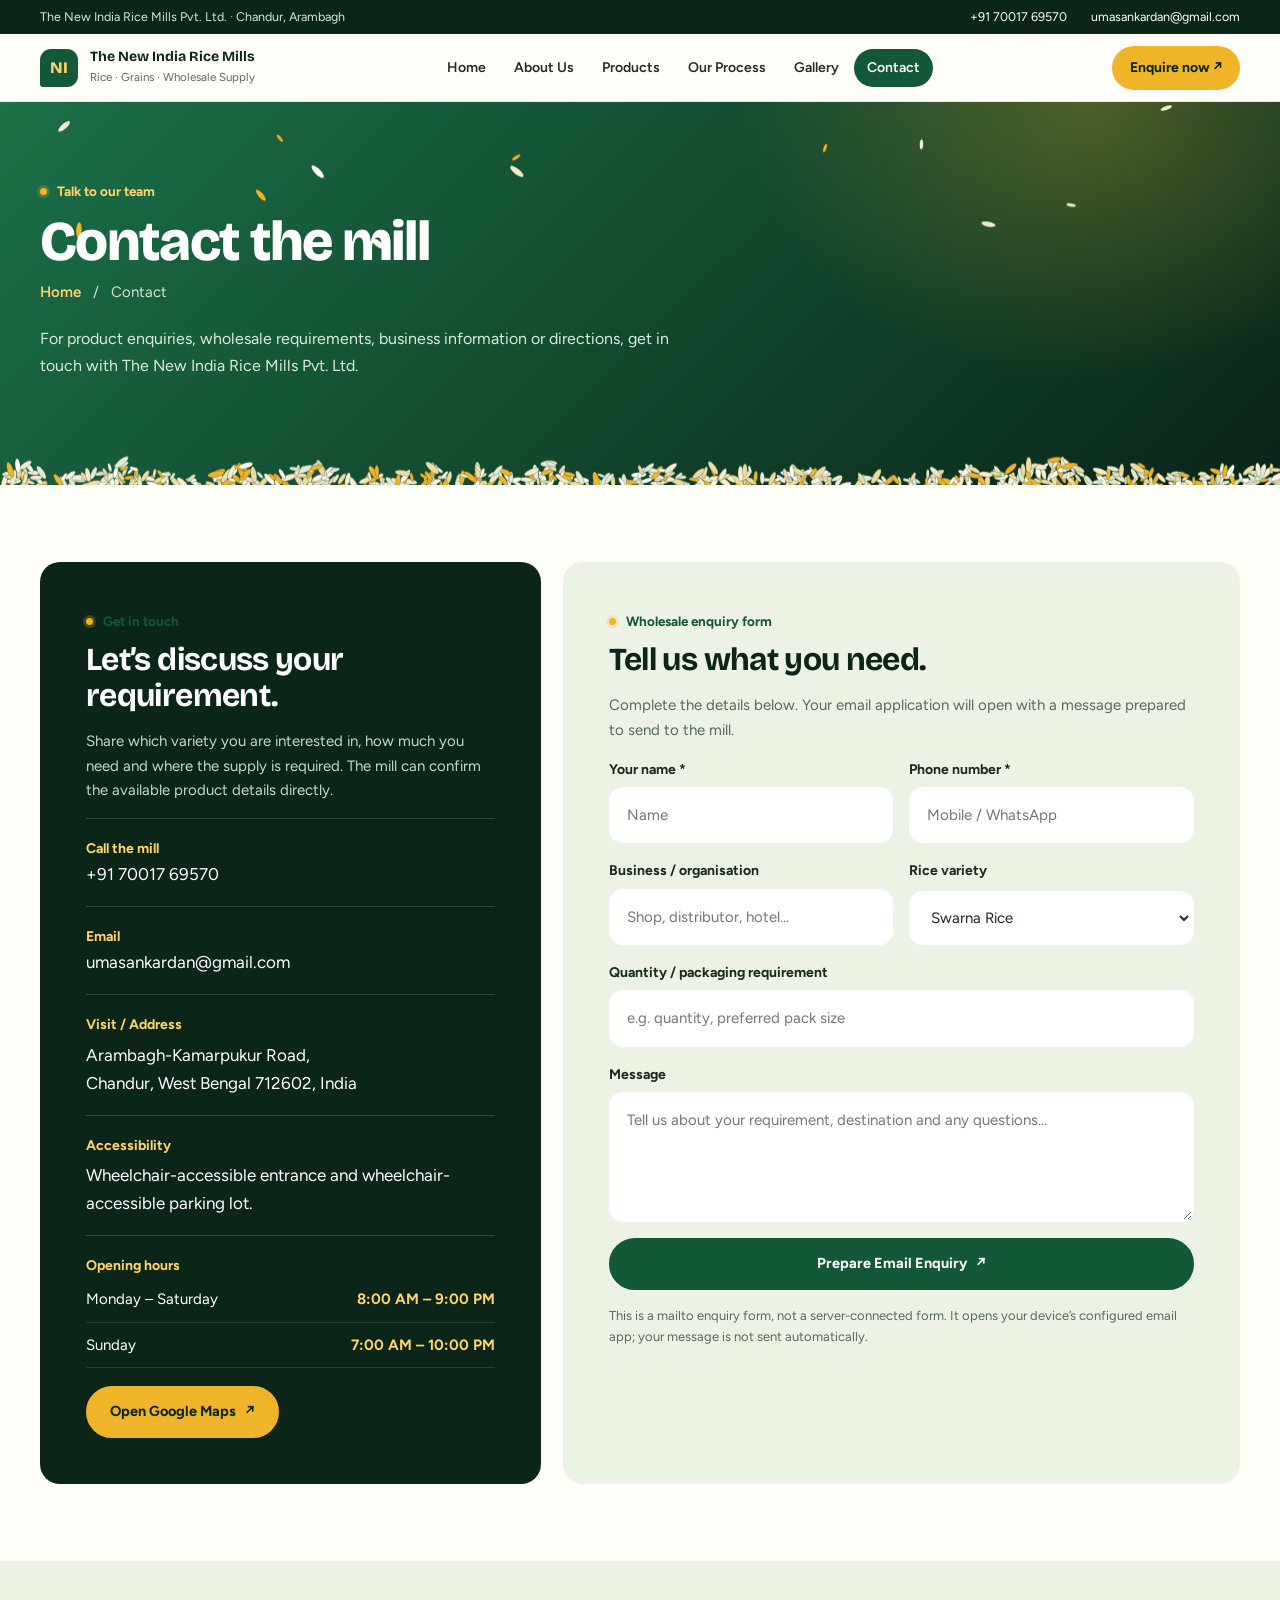
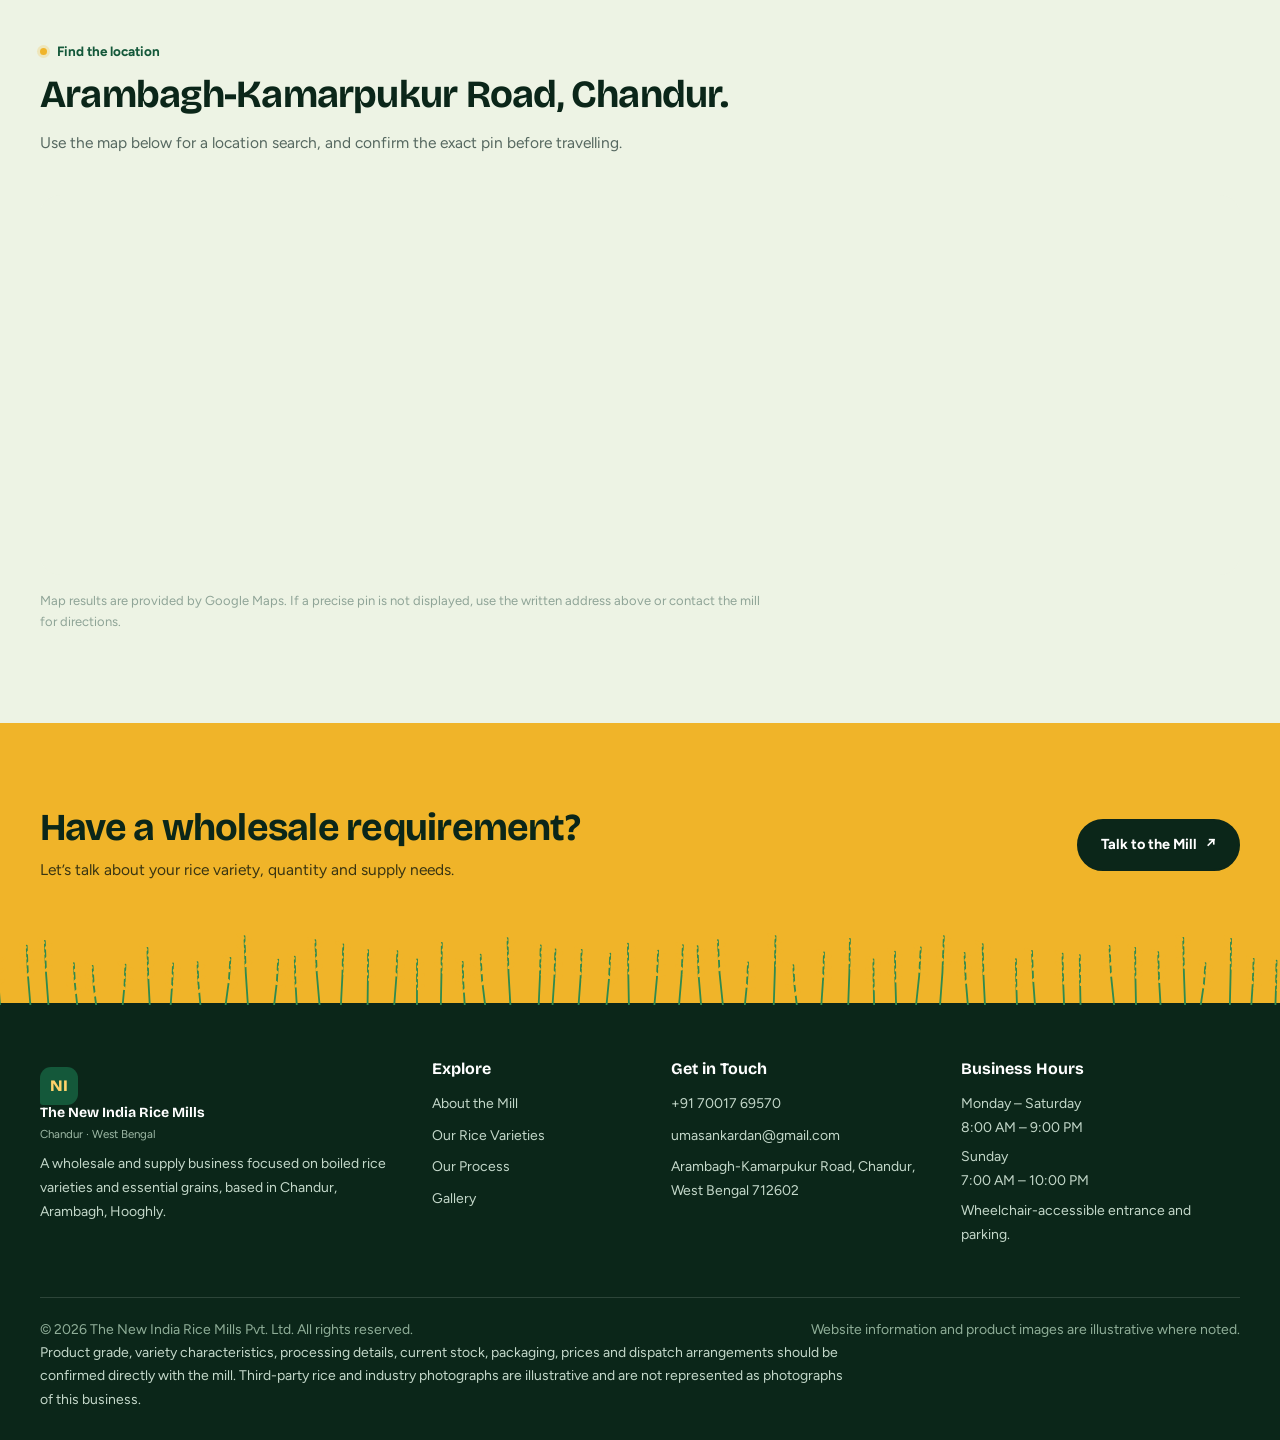
<file: contact.html>
<!doctype html><html lang="en"><head><meta charset="utf-8"><meta name="viewport" content="width=device-width, initial-scale=1"><meta name="description" content="Wholesale rice supply from The New India Rice Mills Pvt. Ltd., Chandur, Arambagh, Hooghly, West Bengal."><meta name="theme-color" content="#153d2d"><title>Contact | The New India Rice Mills Pvt. Ltd.</title><link rel="preconnect" href="https://fonts.googleapis.com"><link rel="preconnect" href="https://fonts.gstatic.com" crossorigin><link rel="stylesheet" href="https://fonts.googleapis.com/css2?family=Bricolage+Grotesque:opsz,wdth,wght@12..96,75..100,400..800&family=Figtree:wght@400;500;600;700&family=Hind+Siliguri:wght@600&display=swap"><link rel="stylesheet" href="assets/style.css"></head><body id="top"><div class="topline"><div class="container"><span>The New India Rice Mills Pvt. Ltd. <span class="gold">·</span> Chandur, Arambagh</span><div class="topline-right"><a href="tel:+917001769570">+91 70017 69570</a><a href="mailto:umasankardan@gmail.com">umasankardan@gmail.com</a></div></div></div><header class="nav-shell"><div class="container nav"><a class="brand" href="index.html"><span class="brand-seal">NI</span><span><span class="brand-name">The New India Rice Mills</span><span class="brand-sub">Rice · Grains · Wholesale Supply</span></span></a><button class="menu-btn" aria-label="Open navigation" aria-expanded="false"><i></i><i></i></button><nav class="nav-links"><a href="index.html" class="">Home</a><a href="about.html" class="">About Us</a><a href="products.html" class="">Products</a><a href="process.html" class="">Our Process</a><a href="gallery.html" class="">Gallery</a><a href="contact.html" class="active">Contact</a></nav><a class="nav-action" href="contact.html">Enquire now ↗</a></div></header><main><section class="page-hero"><div class="container"><span class="eyebrow">Talk to our team</span><h1>Contact the mill</h1><div class="breadcrumbs"><a href="index.html">Home</a> &nbsp; / &nbsp; Contact</div><p style="max-width:650px;color:#d8e2d9;font-size:14px;margin-top:22px">For product enquiries, wholesale requirements, business information or directions, get in touch with The New India Rice Mills Pvt. Ltd.</p></div></section>
<section class="section"><div class="container contact-layout"><div class="contact-info"><span class="eyebrow">Get in touch</span><h2>Let’s discuss your requirement.</h2><p>Share which variety you are interested in, how much you need and where the supply is required. The mill can confirm the available product details directly.</p><div class="info-row"><small>Call the mill</small><a href="tel:+917001769570">+91 70017 69570</a></div><div class="info-row"><small>Email</small><a href="mailto:umasankardan@gmail.com">umasankardan@gmail.com</a></div><div class="info-row"><small>Visit / Address</small><p>Arambagh-Kamarpukur Road,<br>Chandur, West Bengal 712602, India</p></div><div class="info-row"><small>Accessibility</small><p>Wheelchair-accessible entrance and wheelchair-accessible parking lot.</p></div><div class="info-row"><small>Opening hours</small><table class="hours-table"><tr><td>Monday – Saturday</td><td>8:00 AM – 9:00 PM</td></tr><tr><td>Sunday</td><td>7:00 AM – 10:00 PM</td></tr></table></div><a class="btn" target="_blank" rel="noopener" href="https://www.google.com/maps/search/?api=1&query=The+New+India+Rice+Mills+Pvt+Ltd+Chandur+Arambagh+Hooghly">Open Google Maps <span class="arrow">↗</span></a></div>
<div class="contact-form-card"><span class="eyebrow">Wholesale enquiry form</span><h2>Tell us what you need.</h2><p>Complete the details below. Your email application will open with a message prepared to send to the mill.</p><form id="enquiry-form"><div class="form-grid"><div class="field"><label for="name">Your name *</label><input id="name" name="name" required placeholder="Name"></div><div class="field"><label for="phone">Phone number *</label><input id="phone" name="phone" required placeholder="Mobile / WhatsApp"></div><div class="field"><label for="business">Business / organisation</label><input id="business" name="business" placeholder="Shop, distributor, hotel…"></div><div class="field"><label for="product">Rice variety</label><select id="product" name="product"><option>Swarna Rice</option><option>Ratna Rice</option><option>Bashkathi Rice</option><option>Minikit Rice</option><option>Multiple varieties</option></select></div><div class="field full"><label for="quantity">Quantity / packaging requirement</label><input id="quantity" name="quantity" placeholder="e.g. quantity, preferred pack size"></div><div class="field full"><label for="message">Message</label><textarea id="message" name="message" placeholder="Tell us about your requirement, destination and any questions…"></textarea></div><div class="field full"><button class="btn dark" type="submit">Prepare Email Enquiry <span class="arrow">↗</span></button></div></div></form><p class="disclaimer">This is a mailto enquiry form, not a server-connected form. It opens your device’s configured email app; your message is not sent automatically.</p></div></div></section>
<section class="section paper"><div class="container"><div class="section-head"><span class="eyebrow">Find the location</span><h2>Arambagh-Kamarpukur Road, Chandur.</h2><p>Use the map below for a location search, and confirm the exact pin before travelling.</p></div><div class="map-box"><iframe loading="lazy" title="Map search for The New India Rice Mills Pvt Ltd in Chandur, Arambagh" src="https://www.google.com/maps?q=The%20New%20India%20Rice%20Mills%20Pvt%20Ltd%20Chandur%20Arambagh%20Hooghly&output=embed"></iframe></div><p class="disclaimer">Map results are provided by Google Maps. If a precise pin is not displayed, use the written address above or contact the mill for directions.</p></div></section></main><section class="cta-strip"><div class="container"><div><h2>Have a wholesale requirement?</h2><p>Let’s talk about your rice variety, quantity and supply needs.</p></div><a class="btn" href="contact.html">Talk to the Mill <span class="arrow">↗</span></a></div></section><footer class="site-footer"><div class="container"><div class="footer-grid"><div class="footer-brand"><a class="brand" href="index.html"><span class="brand-seal">NI</span><span><span class="brand-name">The New India Rice Mills</span><span class="brand-sub">Chandur · West Bengal</span></span></a><p>A wholesale and supply business focused on boiled rice varieties and essential grains, based in Chandur, Arambagh, Hooghly.</p></div><div><h4>Explore</h4><a href="about.html">About the Mill</a><a href="products.html">Our Rice Varieties</a><a href="process.html">Our Process</a><a href="gallery.html">Gallery</a></div><div><h4>Get in Touch</h4><a href="tel:+917001769570">+91 70017 69570</a><a href="mailto:umasankardan@gmail.com">umasankardan@gmail.com</a><a target="_blank" rel="noopener" href="https://www.google.com/maps/search/?api=1&query=The+New+India+Rice+Mills+Pvt+Ltd+Chandur+Arambagh+Hooghly">Arambagh-Kamarpukur Road, Chandur, West Bengal 712602</a></div><div><h4>Business Hours</h4><p>Monday – Saturday<br>8:00 AM – 9:00 PM</p><p>Sunday<br>7:00 AM – 10:00 PM</p><p>Wheelchair-accessible entrance and parking.</p></div></div><div class="footer-bottom"><span>© <span data-year>2026</span> The New India Rice Mills Pvt. Ltd. All rights reserved.</span><span>Website information and product images are illustrative where noted.</span></div><p class="disclaimer">Product grade, variety characteristics, processing details, current stock, packaging, prices and dispatch arrangements should be confirmed directly with the mill. Third-party rice and industry photographs are illustrative and are not represented as photographs of this business.</p></div></footer><a class="backtop" href="#top" aria-label="Back to top">↑</a><script src="assets/site.js" defer></script></body></html>
</file>
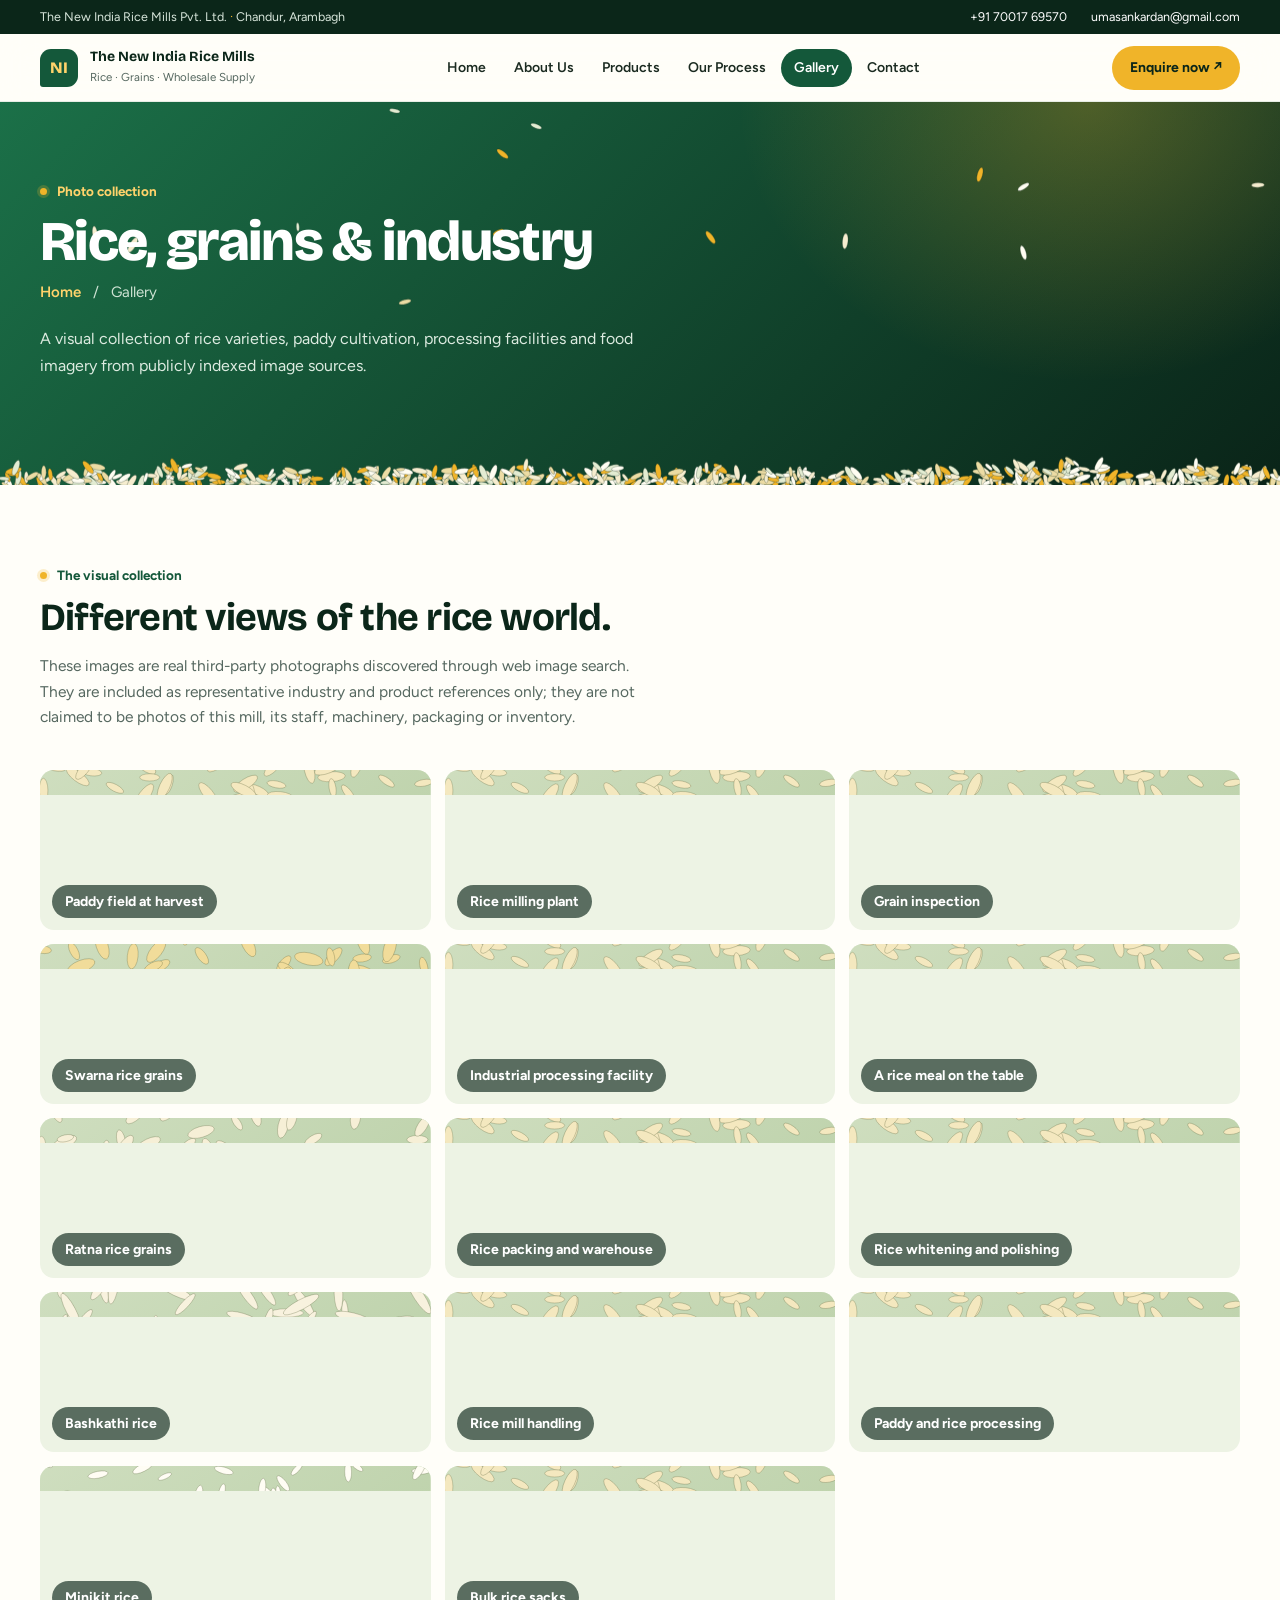
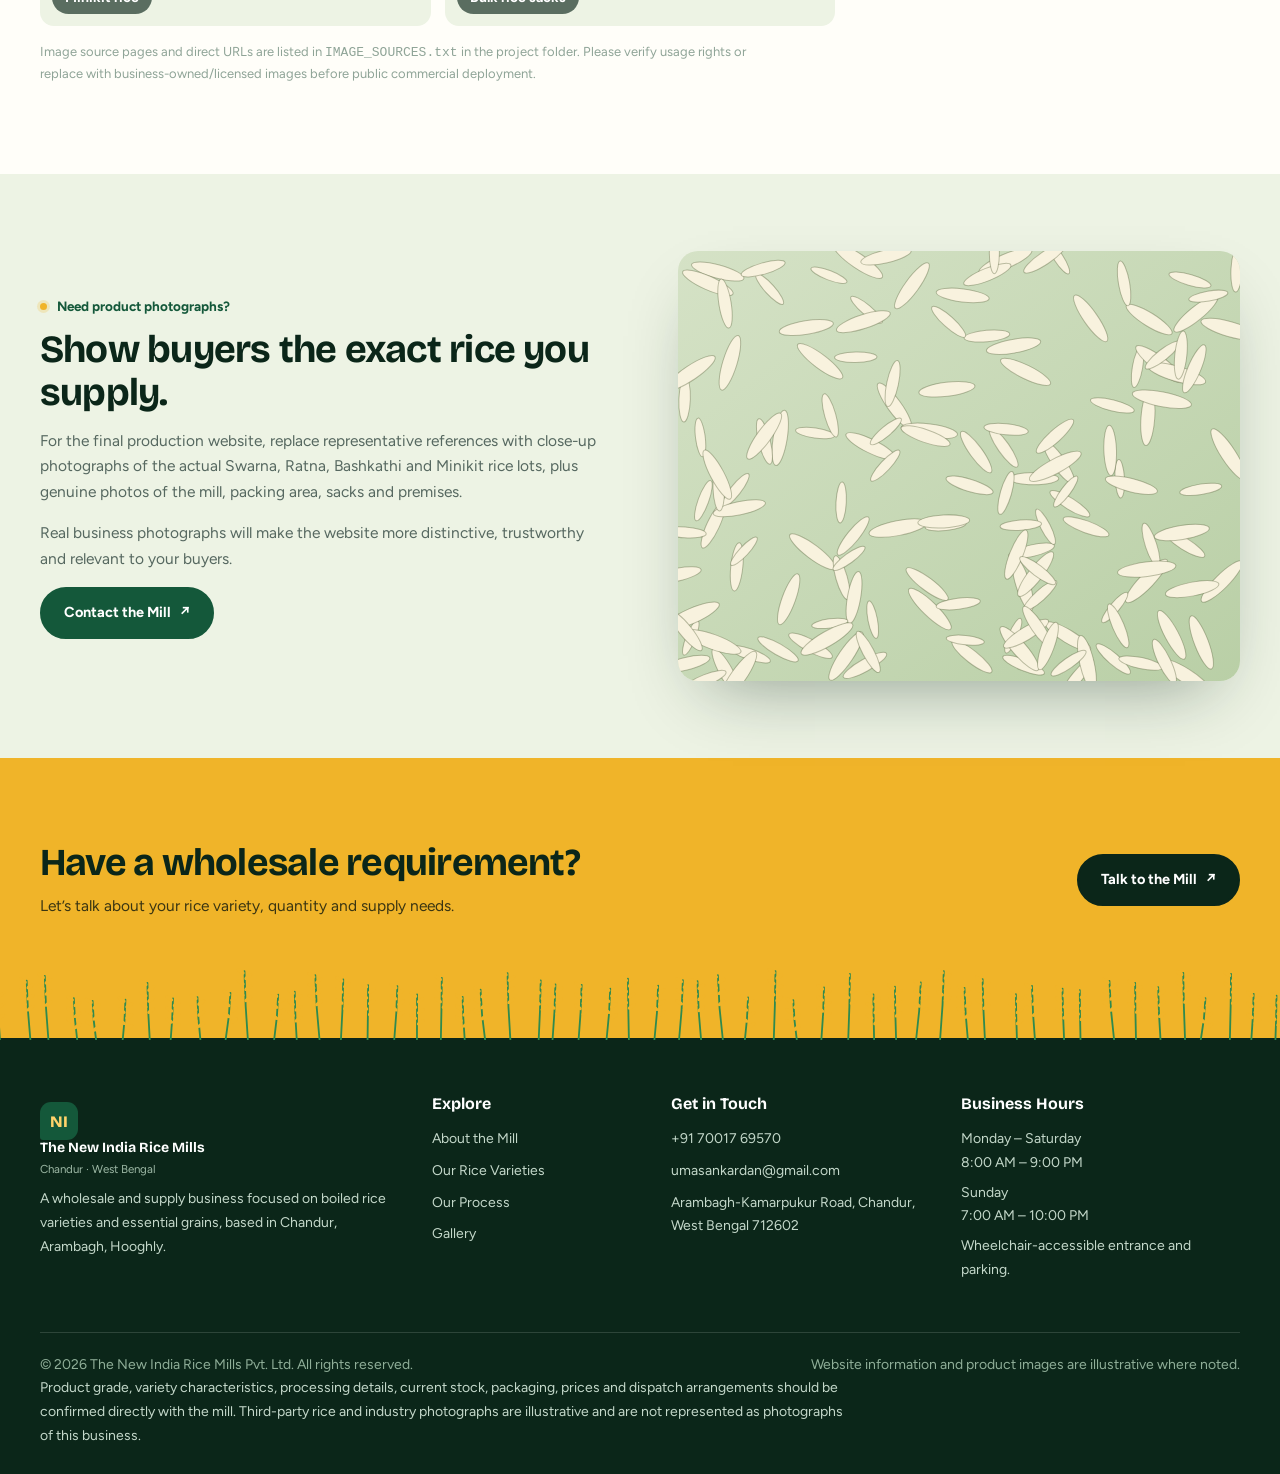
<file: gallery.html>
<!doctype html><html lang="en"><head><meta charset="utf-8"><meta name="viewport" content="width=device-width, initial-scale=1"><meta name="description" content="Wholesale rice supply from The New India Rice Mills Pvt. Ltd., Chandur, Arambagh, Hooghly, West Bengal."><meta name="theme-color" content="#153d2d"><title>Gallery | The New India Rice Mills Pvt. Ltd.</title><link rel="preconnect" href="https://fonts.googleapis.com"><link rel="preconnect" href="https://fonts.gstatic.com" crossorigin><link rel="stylesheet" href="https://fonts.googleapis.com/css2?family=Bricolage+Grotesque:opsz,wdth,wght@12..96,75..100,400..800&family=Figtree:wght@400;500;600;700&family=Hind+Siliguri:wght@600&display=swap"><link rel="stylesheet" href="assets/style.css"></head><body id="top"><div class="topline"><div class="container"><span>The New India Rice Mills Pvt. Ltd. <span class="gold">·</span> Chandur, Arambagh</span><div class="topline-right"><a href="tel:+917001769570">+91 70017 69570</a><a href="mailto:umasankardan@gmail.com">umasankardan@gmail.com</a></div></div></div><header class="nav-shell"><div class="container nav"><a class="brand" href="index.html"><span class="brand-seal">NI</span><span><span class="brand-name">The New India Rice Mills</span><span class="brand-sub">Rice · Grains · Wholesale Supply</span></span></a><button class="menu-btn" aria-label="Open navigation" aria-expanded="false"><i></i><i></i></button><nav class="nav-links"><a href="index.html" class="">Home</a><a href="about.html" class="">About Us</a><a href="products.html" class="">Products</a><a href="process.html" class="">Our Process</a><a href="gallery.html" class="active">Gallery</a><a href="contact.html" class="">Contact</a></nav><a class="nav-action" href="contact.html">Enquire now ↗</a></div></header><main><section class="page-hero"><div class="container"><span class="eyebrow">Photo collection</span><h1>Rice, grains & industry</h1><div class="breadcrumbs"><a href="index.html">Home</a> &nbsp; / &nbsp; Gallery</div><p style="max-width:650px;color:#d8e2d9;font-size:14px;margin-top:22px">A visual collection of rice varieties, paddy cultivation, processing facilities and food imagery from publicly indexed image sources.</p></div></section>
<section class="section"><div class="container"><div class="section-head"><span class="eyebrow">The visual collection</span><h2>Different views of the rice world.</h2><p>These images are real third-party photographs discovered through web image search. They are included as representative industry and product references only; they are not claimed to be photos of this mill, its staff, machinery, packaging or inventory.</p></div><div class="gallery-grid"><a class="gallery-item" href="https://img.inform.kz/kazinform-photobank/media/2026-06-01/08138168-f3a9-4fcd-891f-4f25dd6d327b.webp" target="_blank" rel="noopener"><img src="https://img.inform.kz/kazinform-photobank/media/2026-06-01/08138168-f3a9-4fcd-891f-4f25dd6d327b.webp" alt="Paddy field at harvest" loading="lazy"><span>Paddy field at harvest</span></a><a class="gallery-item" href="https://www.sukhiagro.com/wp-content/uploads/2019/02/Swarna-Parboiled1-600x600.png" target="_blank" rel="noopener"><img src="https://www.sukhiagro.com/wp-content/uploads/2019/02/Swarna-Parboiled1-600x600.png" alt="Swarna rice grains" loading="lazy"><span>Swarna rice grains</span></a><a class="gallery-item" href="https://cpimg.tistatic.com/09501042/b/4/Ratna-Rice.jpg" target="_blank" rel="noopener"><img src="https://cpimg.tistatic.com/09501042/b/4/Ratna-Rice.jpg" alt="Ratna rice grains" loading="lazy"><span>Ratna rice grains</span></a><a class="gallery-item" href="https://banglakonnection.com/cdn/shop/files/Banskathi-550x550.jpg?v=1732785693&width=1445" target="_blank" rel="noopener"><img src="https://banglakonnection.com/cdn/shop/files/Banskathi-550x550.jpg?v=1732785693&width=1445" alt="Bashkathi rice" loading="lazy"><span>Bashkathi rice</span></a><a class="gallery-item" href="https://cpimg.tistatic.com/05099482/b/4/Miniket-Rice.jpg" target="_blank" rel="noopener"><img src="https://cpimg.tistatic.com/05099482/b/4/Miniket-Rice.jpg" alt="Minikit rice" loading="lazy"><span>Minikit rice</span></a><a class="gallery-item" href="https://www.basicindialtd.co.in/images/processing1.jpg" target="_blank" rel="noopener"><img src="https://www.basicindialtd.co.in/images/processing1.jpg" alt="Rice milling plant" loading="lazy"><span>Rice milling plant</span></a><a class="gallery-item" href="https://dam.buhlergroup.com/image/83f25cf25cab4a1f859146f613fd8605/-FJPG-C3241x1823%2C0%2C20-S2000x1800" target="_blank" rel="noopener"><img src="https://dam.buhlergroup.com/image/83f25cf25cab4a1f859146f613fd8605/-FJPG-C3241x1823%2C0%2C20-S2000x1800" alt="Industrial processing facility" loading="lazy"><span>Industrial processing facility</span></a><a class="gallery-item" href="https://www.whitefields.in/images/packingimg.jpg" target="_blank" rel="noopener"><img src="https://www.whitefields.in/images/packingimg.jpg" alt="Rice packing and warehouse" loading="lazy"><span>Rice packing and warehouse</span></a><a class="gallery-item" href="https://thefayda.com/assets/images/our-work/steelplant/Rice-Mill.jpg" target="_blank" rel="noopener"><img src="https://thefayda.com/assets/images/our-work/steelplant/Rice-Mill.jpg" alt="Rice mill handling" loading="lazy"><span>Rice mill handling</span></a><a class="gallery-item" href="https://ckfoodsindia.com/media/Gallery/Img/edit_2.00_00_23_21.Still002.jpg" target="_blank" rel="noopener"><img src="https://ckfoodsindia.com/media/Gallery/Img/edit_2.00_00_23_21.Still002.jpg" alt="Bulk rice sacks" loading="lazy"><span>Bulk rice sacks</span></a><a class="gallery-item" href="https://dam.buhlergroup.com/image/b37c4e83c15e42cca9e3840755bc9e53/-FJPG-C1846x1846%2C465%2C148-S2000x2000" target="_blank" rel="noopener"><img src="https://dam.buhlergroup.com/image/b37c4e83c15e42cca9e3840755bc9e53/-FJPG-C1846x1846%2C465%2C148-S2000x2000" alt="Grain inspection" loading="lazy"><span>Grain inspection</span></a><a class="gallery-item" href="https://www.soulofindiasudbury.com/gallery/large/21.jpg" target="_blank" rel="noopener"><img src="https://www.soulofindiasudbury.com/gallery/large/21.jpg" alt="A rice meal on the table" loading="lazy"><span>A rice meal on the table</span></a><a class="gallery-item" href="https://emanrice.com/assets/process/whitening-polishing.jpeg" target="_blank" rel="noopener"><img src="https://emanrice.com/assets/process/whitening-polishing.jpeg" alt="Rice whitening and polishing" loading="lazy"><span>Rice whitening and polishing</span></a><a class="gallery-item" href="https://cdn.shopify.com/s/files/1/0700/1289/5276/files/Rice_Mill_Solutions_for_West_Africa_Ghana_Nigeria_Senegal_2.png?v=1781063860" target="_blank" rel="noopener"><img src="https://cdn.shopify.com/s/files/1/0700/1289/5276/files/Rice_Mill_Solutions_for_West_Africa_Ghana_Nigeria_Senegal_2.png?v=1781063860" alt="Paddy and rice processing" loading="lazy"><span>Paddy and rice processing</span></a></div><p class="disclaimer">Image source pages and direct URLs are listed in <code>IMAGE_SOURCES.txt</code> in the project folder. Please verify usage rights or replace with business-owned/licensed images before public commercial deployment.</p></div></section>
<section class="section paper"><div class="container split"><div class="split-copy"><span class="eyebrow">Need product photographs?</span><h2>Show buyers the exact rice you supply.</h2><p>For the final production website, replace representative references with close-up photographs of the actual Swarna, Ratna, Bashkathi and Minikit rice lots, plus genuine photos of the mill, packing area, sacks and premises.</p><p>Real business photographs will make the website more distinctive, trustworthy and relevant to your buyers.</p><a class="btn dark" href="contact.html">Contact the Mill <span class="arrow">↗</span></a></div><div class="split-image"><img src="https://banglakonnection.com/cdn/shop/files/Banskathi-550x550.jpg?v=1732785693&width=1445" alt="Bashkathi rice grains" loading="lazy"></div></div></section></main><section class="cta-strip"><div class="container"><div><h2>Have a wholesale requirement?</h2><p>Let’s talk about your rice variety, quantity and supply needs.</p></div><a class="btn" href="contact.html">Talk to the Mill <span class="arrow">↗</span></a></div></section><footer class="site-footer"><div class="container"><div class="footer-grid"><div class="footer-brand"><a class="brand" href="index.html"><span class="brand-seal">NI</span><span><span class="brand-name">The New India Rice Mills</span><span class="brand-sub">Chandur · West Bengal</span></span></a><p>A wholesale and supply business focused on boiled rice varieties and essential grains, based in Chandur, Arambagh, Hooghly.</p></div><div><h4>Explore</h4><a href="about.html">About the Mill</a><a href="products.html">Our Rice Varieties</a><a href="process.html">Our Process</a><a href="gallery.html">Gallery</a></div><div><h4>Get in Touch</h4><a href="tel:+917001769570">+91 70017 69570</a><a href="mailto:umasankardan@gmail.com">umasankardan@gmail.com</a><a target="_blank" rel="noopener" href="https://www.google.com/maps/search/?api=1&query=The+New+India+Rice+Mills+Pvt+Ltd+Chandur+Arambagh+Hooghly">Arambagh-Kamarpukur Road, Chandur, West Bengal 712602</a></div><div><h4>Business Hours</h4><p>Monday – Saturday<br>8:00 AM – 9:00 PM</p><p>Sunday<br>7:00 AM – 10:00 PM</p><p>Wheelchair-accessible entrance and parking.</p></div></div><div class="footer-bottom"><span>© <span data-year>2026</span> The New India Rice Mills Pvt. Ltd. All rights reserved.</span><span>Website information and product images are illustrative where noted.</span></div><p class="disclaimer">Product grade, variety characteristics, processing details, current stock, packaging, prices and dispatch arrangements should be confirmed directly with the mill. Third-party rice and industry photographs are illustrative and are not represented as photographs of this business.</p></div></footer><a class="backtop" href="#top" aria-label="Back to top">↑</a><script src="assets/site.js" defer></script></body></html>
</file>
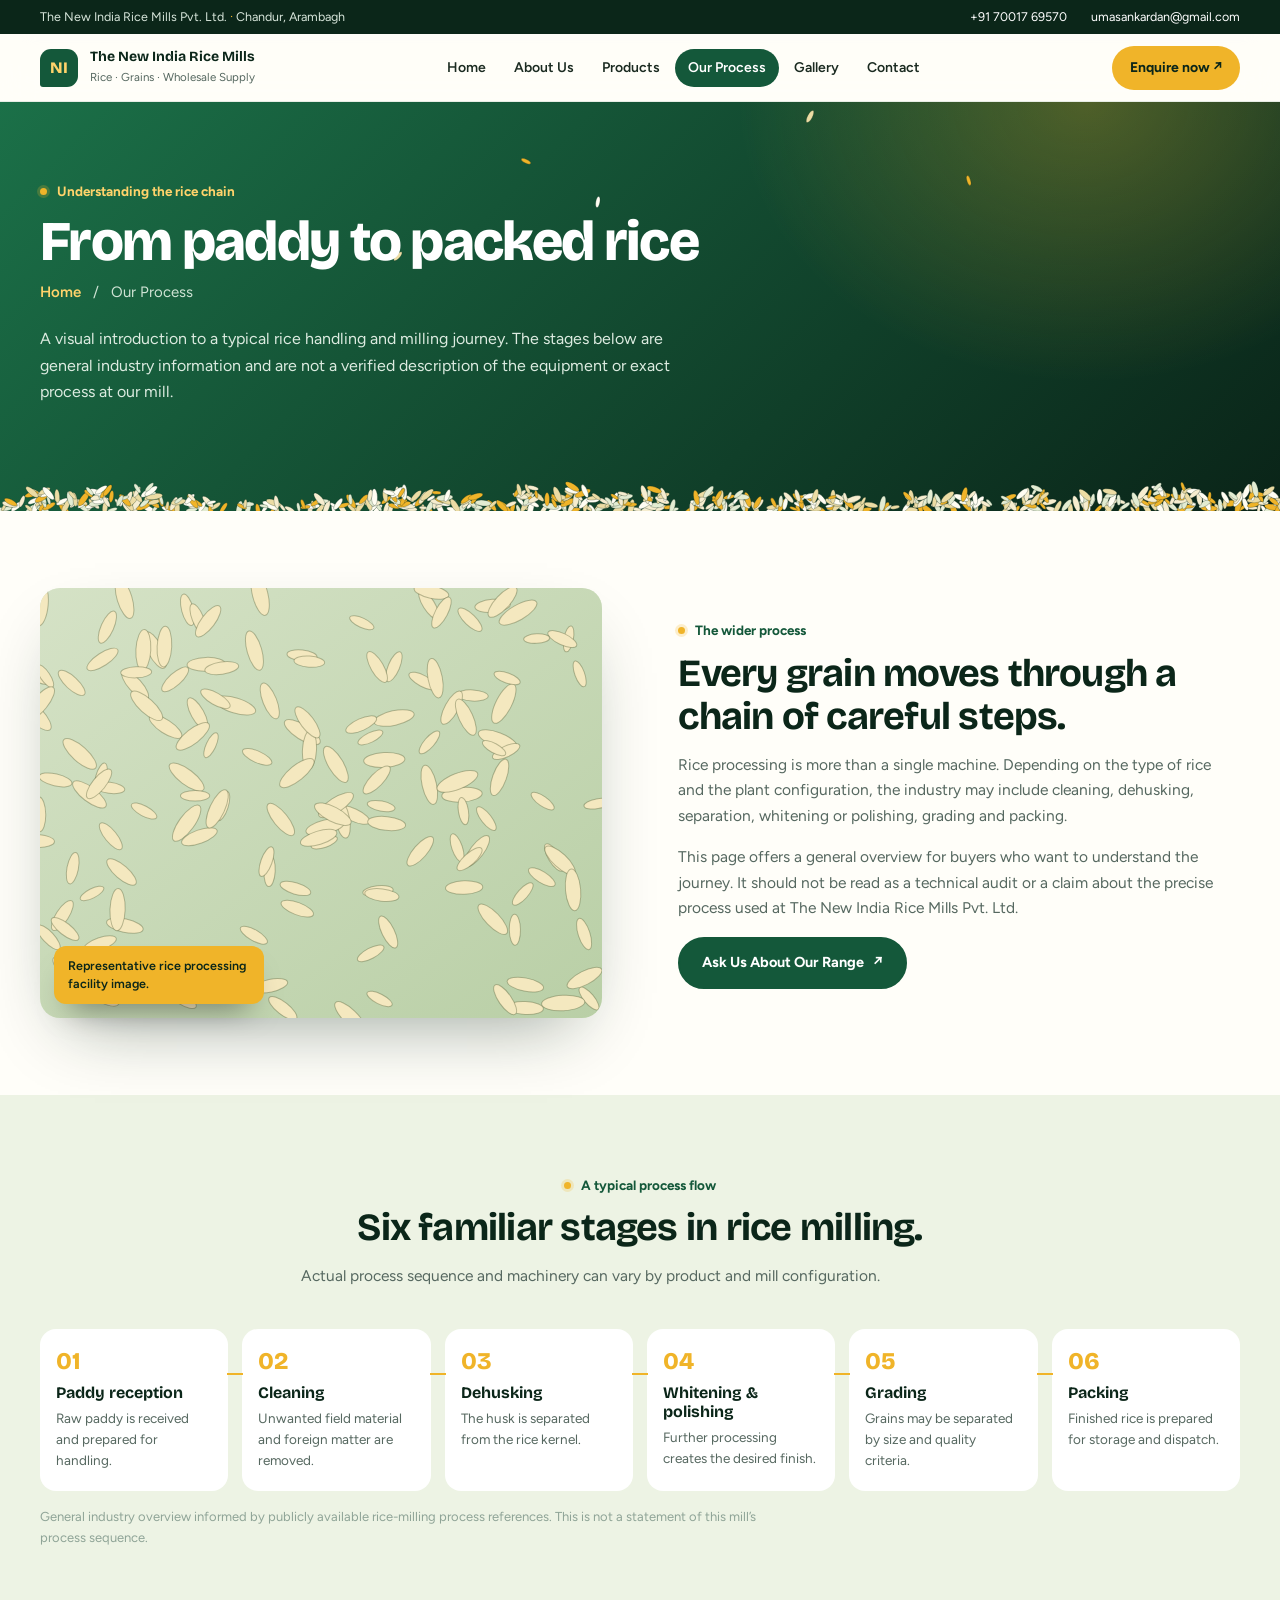
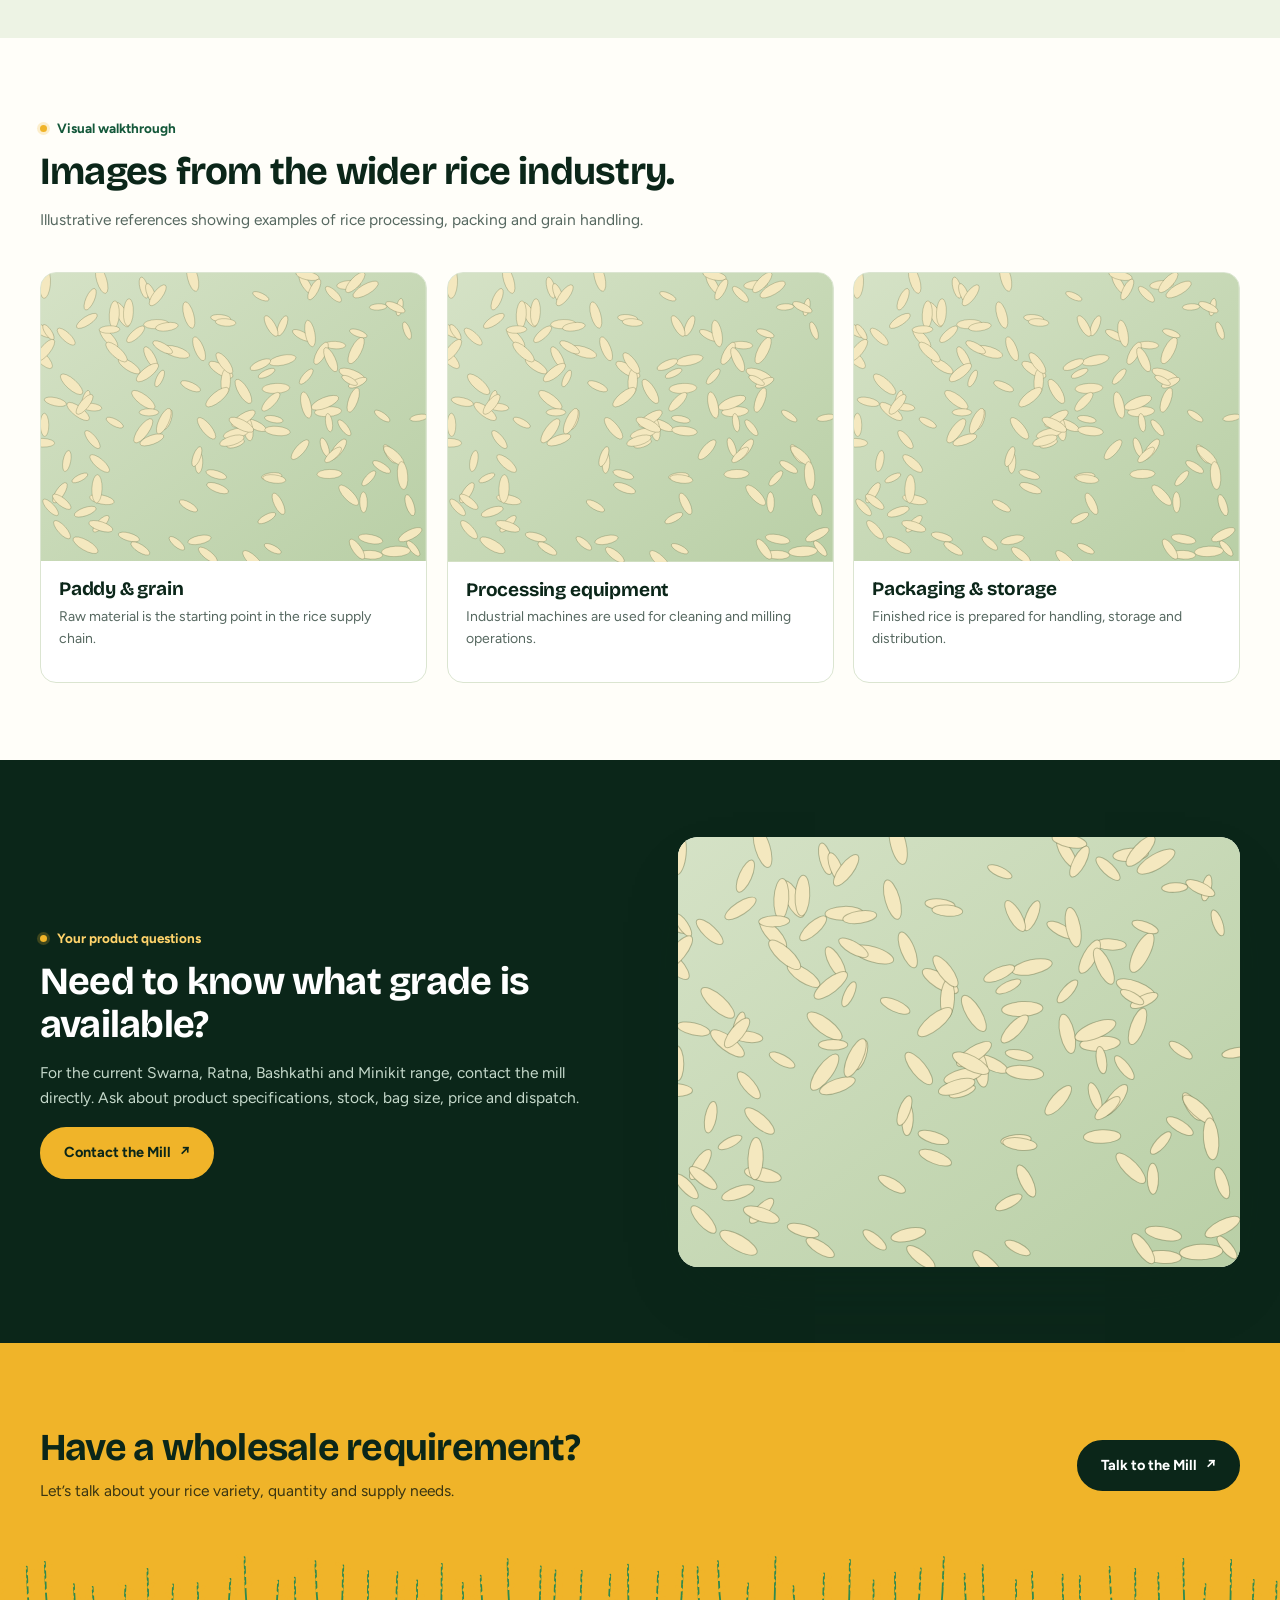
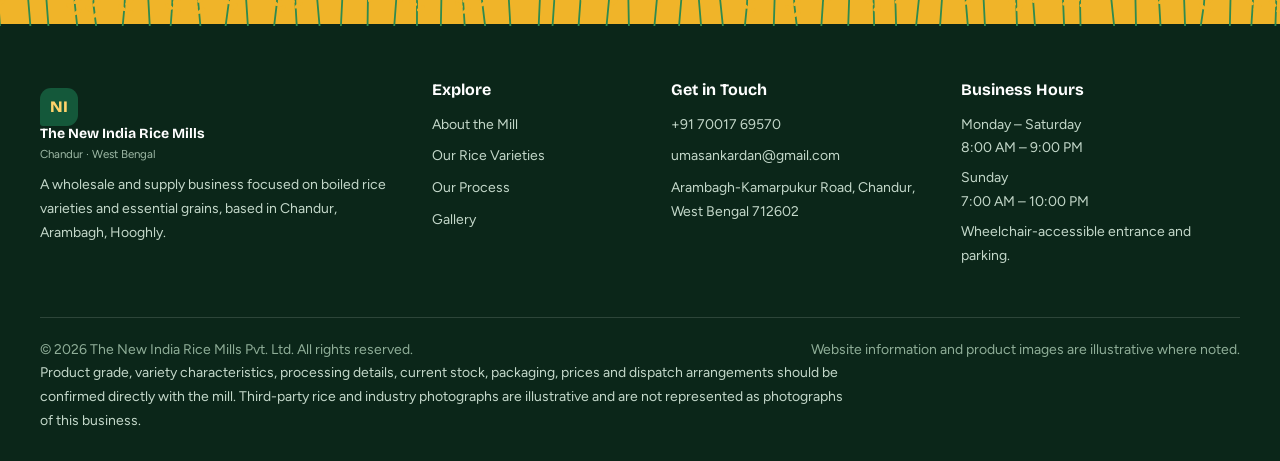
<file: process.html>
<!doctype html><html lang="en"><head><meta charset="utf-8"><meta name="viewport" content="width=device-width, initial-scale=1"><meta name="description" content="Wholesale rice supply from The New India Rice Mills Pvt. Ltd., Chandur, Arambagh, Hooghly, West Bengal."><meta name="theme-color" content="#153d2d"><title>Our Process | The New India Rice Mills Pvt. Ltd.</title><link rel="preconnect" href="https://fonts.googleapis.com"><link rel="preconnect" href="https://fonts.gstatic.com" crossorigin><link rel="stylesheet" href="https://fonts.googleapis.com/css2?family=Bricolage+Grotesque:opsz,wdth,wght@12..96,75..100,400..800&family=Figtree:wght@400;500;600;700&family=Hind+Siliguri:wght@600&display=swap"><link rel="stylesheet" href="assets/style.css"></head><body id="top"><div class="topline"><div class="container"><span>The New India Rice Mills Pvt. Ltd. <span class="gold">·</span> Chandur, Arambagh</span><div class="topline-right"><a href="tel:+917001769570">+91 70017 69570</a><a href="mailto:umasankardan@gmail.com">umasankardan@gmail.com</a></div></div></div><header class="nav-shell"><div class="container nav"><a class="brand" href="index.html"><span class="brand-seal">NI</span><span><span class="brand-name">The New India Rice Mills</span><span class="brand-sub">Rice · Grains · Wholesale Supply</span></span></a><button class="menu-btn" aria-label="Open navigation" aria-expanded="false"><i></i><i></i></button><nav class="nav-links"><a href="index.html" class="">Home</a><a href="about.html" class="">About Us</a><a href="products.html" class="">Products</a><a href="process.html" class="active">Our Process</a><a href="gallery.html" class="">Gallery</a><a href="contact.html" class="">Contact</a></nav><a class="nav-action" href="contact.html">Enquire now ↗</a></div></header><main><section class="page-hero"><div class="container"><span class="eyebrow">Understanding the rice chain</span><h1>From paddy to packed rice</h1><div class="breadcrumbs"><a href="index.html">Home</a> &nbsp; / &nbsp; Our Process</div><p style="max-width:650px;color:#d8e2d9;font-size:14px;margin-top:22px">A visual introduction to a typical rice handling and milling journey. The stages below are general industry information and are not a verified description of the equipment or exact process at our mill.</p></div></section>
<section class="section"><div class="container split"><div class="split-image"><img src="https://dam.buhlergroup.com/image/83f25cf25cab4a1f859146f613fd8605/-FJPG-C3241x1823%2C0%2C20-S2000x1800" alt="Automated rice processing plant machinery" loading="lazy"><div class="image-caption">Representative rice processing facility image.</div></div><div class="split-copy"><span class="eyebrow">The wider process</span><h2>Every grain moves through a chain of careful steps.</h2><p>Rice processing is more than a single machine. Depending on the type of rice and the plant configuration, the industry may include cleaning, dehusking, separation, whitening or polishing, grading and packing.</p><p>This page offers a general overview for buyers who want to understand the journey. It should not be read as a technical audit or a claim about the precise process used at The New India Rice Mills Pvt. Ltd.</p><a class="btn dark" href="contact.html">Ask Us About Our Range <span class="arrow">↗</span></a></div></div></section>
<section class="section paper"><div class="container"><div class="section-head center"><span class="eyebrow">A typical process flow</span><h2>Six familiar stages in rice milling.</h2><p>Actual process sequence and machinery can vary by product and mill configuration.</p></div><div class="step-grid"><div class="step"><span class="step-no">01</span><h3>Paddy reception</h3><p>Raw paddy is received and prepared for handling.</p></div><div class="step"><span class="step-no">02</span><h3>Cleaning</h3><p>Unwanted field material and foreign matter are removed.</p></div><div class="step"><span class="step-no">03</span><h3>Dehusking</h3><p>The husk is separated from the rice kernel.</p></div><div class="step"><span class="step-no">04</span><h3>Whitening & polishing</h3><p>Further processing creates the desired finish.</p></div><div class="step"><span class="step-no">05</span><h3>Grading</h3><p>Grains may be separated by size and quality criteria.</p></div><div class="step"><span class="step-no">06</span><h3>Packing</h3><p>Finished rice is prepared for storage and dispatch.</p></div></div><p class="disclaimer">General industry overview informed by publicly available rice-milling process references. This is not a statement of this mill’s process sequence.</p></div></section>
<section class="section"><div class="container"><div class="section-head"><span class="eyebrow">Visual walkthrough</span><h2>Images from the wider rice industry.</h2><p>Illustrative references showing examples of rice processing, packing and grain handling.</p></div><div class="grid three"><article class="product-card"><div class="product-photo"><img src="https://cdn.shopify.com/s/files/1/0700/1289/5276/files/Rice_Mill_Solutions_for_West_Africa_Ghana_Nigeria_Senegal_2.png?v=1781063860" alt="Paddy and rice handling" loading="lazy"></div><div class="product-content"><h3>Paddy & grain</h3><p>Raw material is the starting point in the rice supply chain.</p></div></article><article class="product-card"><div class="product-photo"><img src="https://www.basicindialtd.co.in/images/processing1.jpg" alt="Rice milling machinery" loading="lazy"></div><div class="product-content"><h3>Processing equipment</h3><p>Industrial machines are used for cleaning and milling operations.</p></div></article><article class="product-card"><div class="product-photo"><img src="https://www.whitefields.in/images/packingimg.jpg" alt="Rice packing and storage" loading="lazy"></div><div class="product-content"><h3>Packaging & storage</h3><p>Finished rice is prepared for handling, storage and distribution.</p></div></article></div></div></section>
<section class="section forest"><div class="container split"><div class="split-copy"><span class="eyebrow">Your product questions</span><h2>Need to know what grade is available?</h2><p>For the current Swarna, Ratna, Bashkathi and Minikit range, contact the mill directly. Ask about product specifications, stock, bag size, price and dispatch.</p><a class="btn" href="contact.html">Contact the Mill <span class="arrow">↗</span></a></div><div class="split-image"><img src="https://ckfoodsindia.com/media/Gallery/Img/edit_2.00_00_23_21.Still002.jpg" alt="Rice sacks and mill facility" loading="lazy"></div></div></section></main><section class="cta-strip"><div class="container"><div><h2>Have a wholesale requirement?</h2><p>Let’s talk about your rice variety, quantity and supply needs.</p></div><a class="btn" href="contact.html">Talk to the Mill <span class="arrow">↗</span></a></div></section><footer class="site-footer"><div class="container"><div class="footer-grid"><div class="footer-brand"><a class="brand" href="index.html"><span class="brand-seal">NI</span><span><span class="brand-name">The New India Rice Mills</span><span class="brand-sub">Chandur · West Bengal</span></span></a><p>A wholesale and supply business focused on boiled rice varieties and essential grains, based in Chandur, Arambagh, Hooghly.</p></div><div><h4>Explore</h4><a href="about.html">About the Mill</a><a href="products.html">Our Rice Varieties</a><a href="process.html">Our Process</a><a href="gallery.html">Gallery</a></div><div><h4>Get in Touch</h4><a href="tel:+917001769570">+91 70017 69570</a><a href="mailto:umasankardan@gmail.com">umasankardan@gmail.com</a><a target="_blank" rel="noopener" href="https://www.google.com/maps/search/?api=1&query=The+New+India+Rice+Mills+Pvt+Ltd+Chandur+Arambagh+Hooghly">Arambagh-Kamarpukur Road, Chandur, West Bengal 712602</a></div><div><h4>Business Hours</h4><p>Monday – Saturday<br>8:00 AM – 9:00 PM</p><p>Sunday<br>7:00 AM – 10:00 PM</p><p>Wheelchair-accessible entrance and parking.</p></div></div><div class="footer-bottom"><span>© <span data-year>2026</span> The New India Rice Mills Pvt. Ltd. All rights reserved.</span><span>Website information and product images are illustrative where noted.</span></div><p class="disclaimer">Product grade, variety characteristics, processing details, current stock, packaging, prices and dispatch arrangements should be confirmed directly with the mill. Third-party rice and industry photographs are illustrative and are not represented as photographs of this business.</p></div></footer><a class="backtop" href="#top" aria-label="Back to top">↑</a><script src="assets/site.js" defer></script></body></html>
</file>
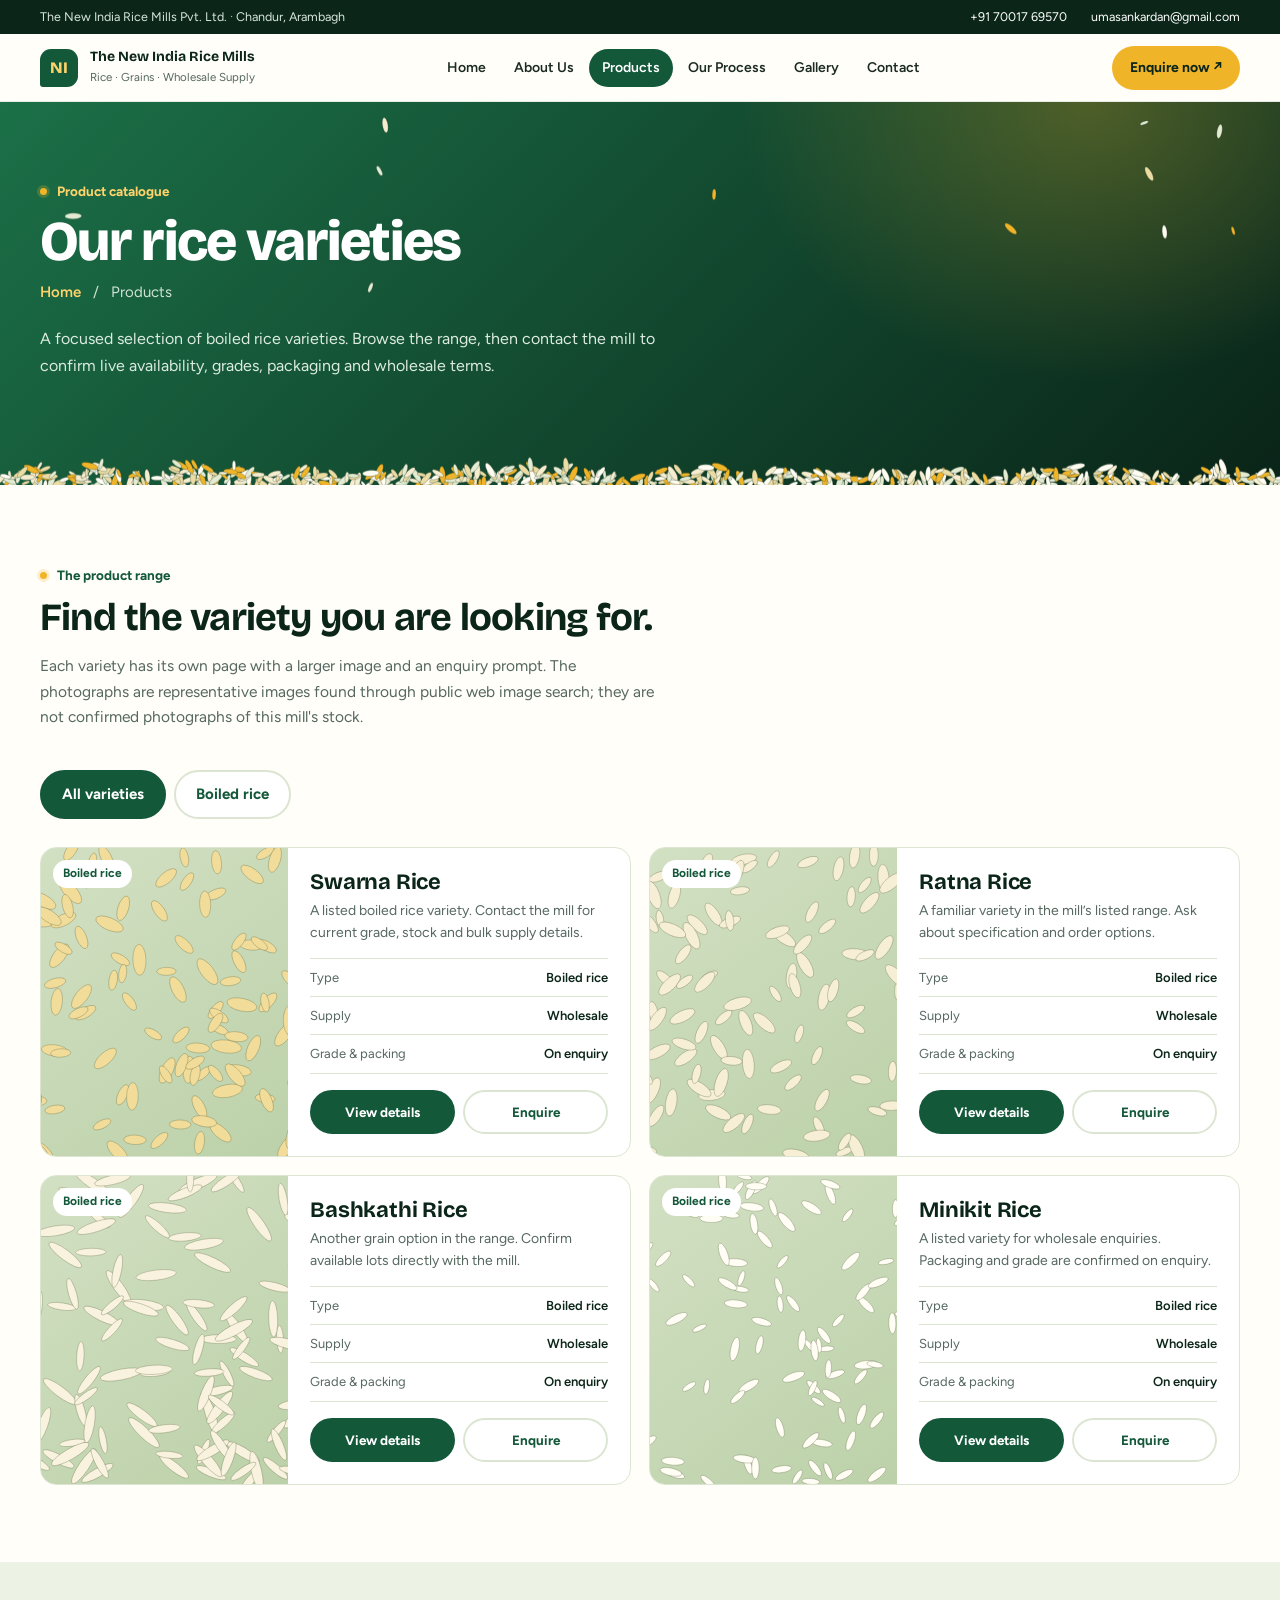
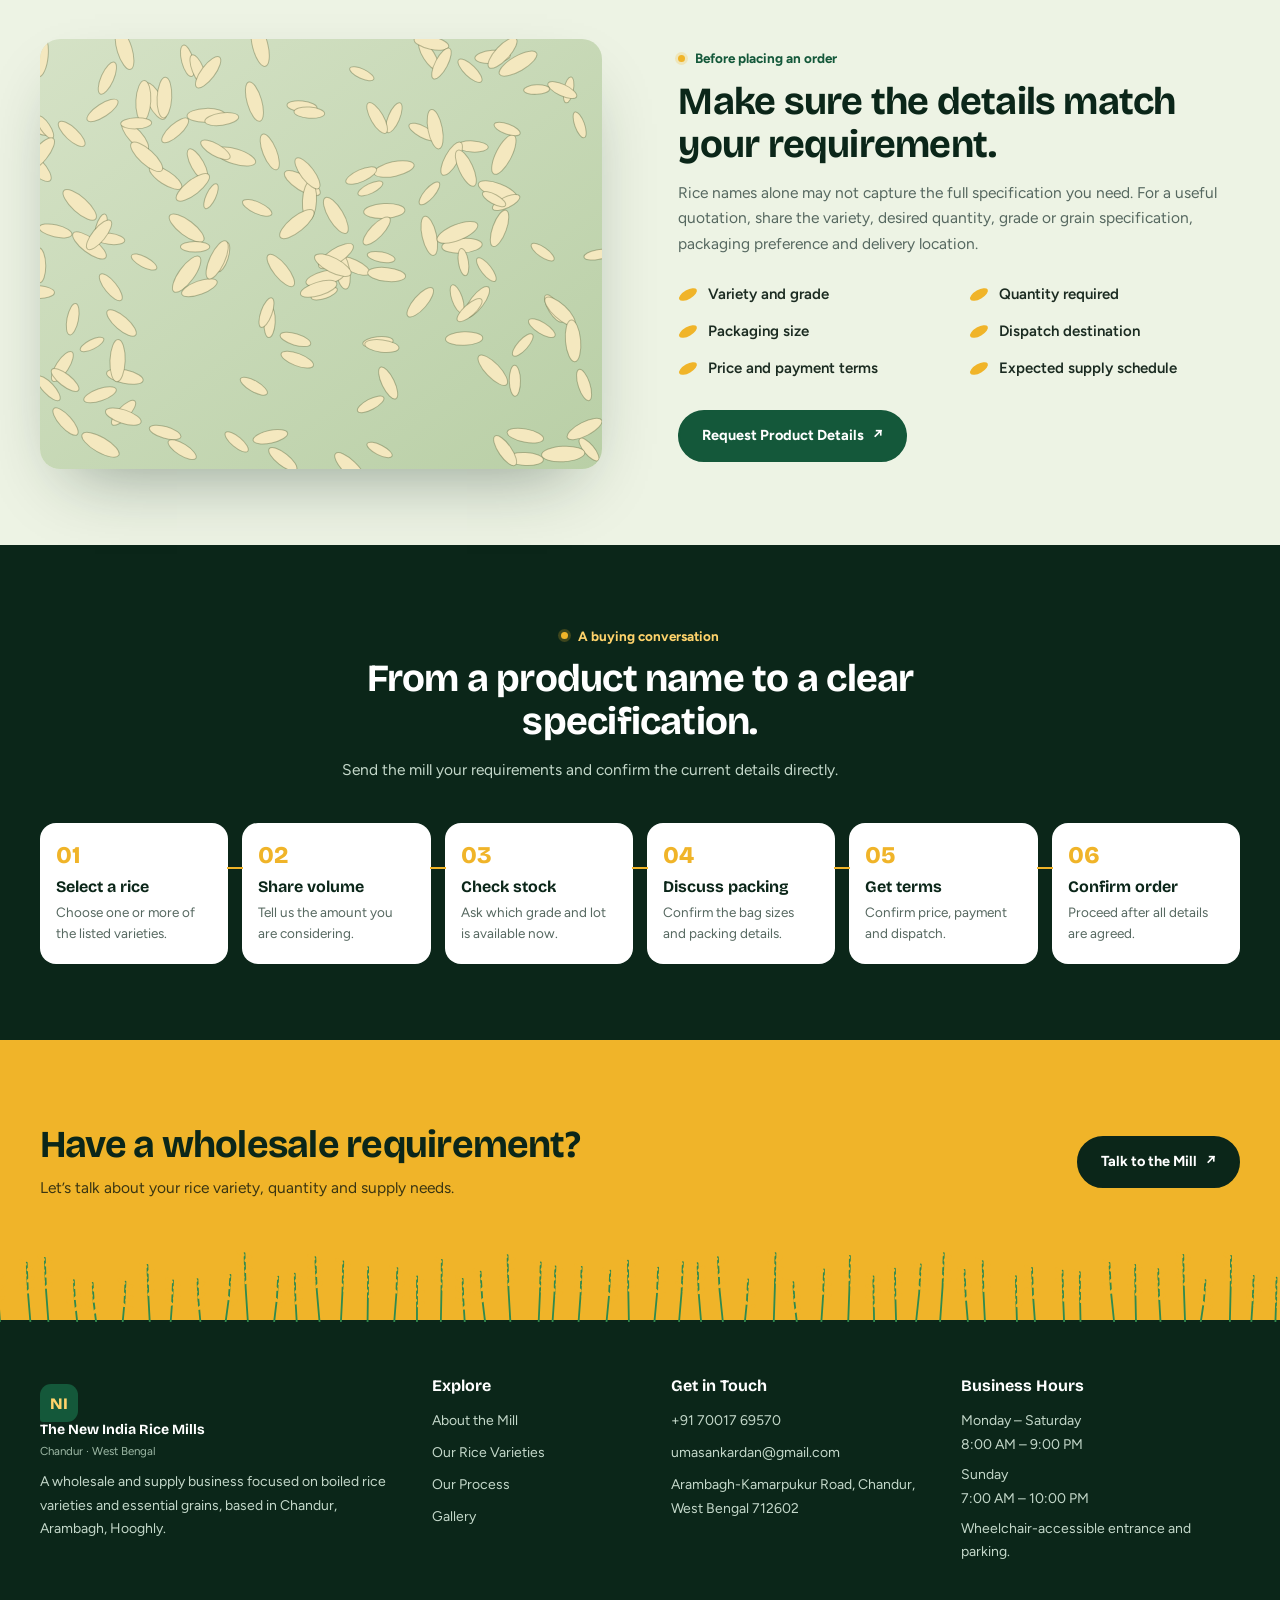
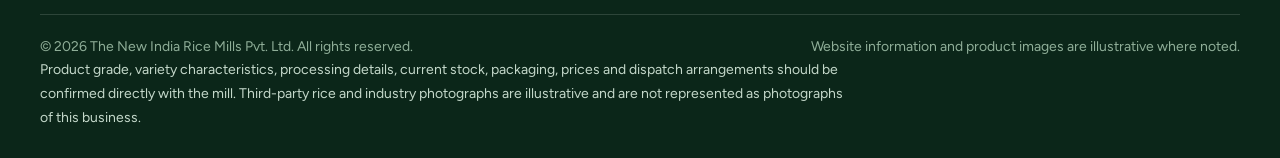
<file: products.html>
<!doctype html><html lang="en"><head><meta charset="utf-8"><meta name="viewport" content="width=device-width, initial-scale=1"><meta name="description" content="Wholesale rice supply from The New India Rice Mills Pvt. Ltd., Chandur, Arambagh, Hooghly, West Bengal."><meta name="theme-color" content="#153d2d"><title>Products | The New India Rice Mills Pvt. Ltd.</title><link rel="preconnect" href="https://fonts.googleapis.com"><link rel="preconnect" href="https://fonts.gstatic.com" crossorigin><link rel="stylesheet" href="https://fonts.googleapis.com/css2?family=Bricolage+Grotesque:opsz,wdth,wght@12..96,75..100,400..800&family=Figtree:wght@400;500;600;700&family=Hind+Siliguri:wght@600&display=swap"><link rel="stylesheet" href="assets/style.css"></head><body id="top"><div class="topline"><div class="container"><span>The New India Rice Mills Pvt. Ltd. <span class="gold">·</span> Chandur, Arambagh</span><div class="topline-right"><a href="tel:+917001769570">+91 70017 69570</a><a href="mailto:umasankardan@gmail.com">umasankardan@gmail.com</a></div></div></div><header class="nav-shell"><div class="container nav"><a class="brand" href="index.html"><span class="brand-seal">NI</span><span><span class="brand-name">The New India Rice Mills</span><span class="brand-sub">Rice · Grains · Wholesale Supply</span></span></a><button class="menu-btn" aria-label="Open navigation" aria-expanded="false"><i></i><i></i></button><nav class="nav-links"><a href="index.html" class="">Home</a><a href="about.html" class="">About Us</a><a href="products.html" class="active">Products</a><a href="process.html" class="">Our Process</a><a href="gallery.html" class="">Gallery</a><a href="contact.html" class="">Contact</a></nav><a class="nav-action" href="contact.html">Enquire now ↗</a></div></header><main><section class="page-hero"><div class="container"><span class="eyebrow">Product catalogue</span><h1>Our rice varieties</h1><div class="breadcrumbs"><a href="index.html">Home</a> &nbsp; / &nbsp; Products</div><p style="max-width:650px;color:#d8e2d9;font-size:14px;margin-top:22px">A focused selection of boiled rice varieties. Browse the range, then contact the mill to confirm live availability, grades, packaging and wholesale terms.</p></div></section>
<section class="section"><div class="container"><div class="section-head"><span class="eyebrow">The product range</span><h2>Find the variety you are looking for.</h2><p>Each variety has its own page with a larger image and an enquiry prompt. The photographs are representative images found through public web image search; they are not confirmed photographs of this mill's stock.</p></div><div class="product-selector"><button class="filter-btn active" data-filter="all">All varieties</button><button class="filter-btn" data-filter="boiled">Boiled rice</button></div><div class="product-grid wide"><article class="product-card" data-category="boiled"><a class="product-photo" href="products/swarna-rice.html"><img src="https://www.sukhiagro.com/wp-content/uploads/2019/02/Swarna-Parboiled1-600x600.png" alt="Representative image of Swarna Rice" loading="lazy"><span class="product-tag">Boiled rice</span></a><div class="product-content"><h3>Swarna Rice</h3><p>A listed boiled rice variety. Contact the mill for current grade, stock and bulk supply details.</p><dl class="pspec"><div><dt>Type</dt><dd>Boiled rice</dd></div><div><dt>Supply</dt><dd>Wholesale</dd></div><div><dt>Grade &amp; packing</dt><dd>On enquiry</dd></div></dl><div class="pact"><a class="btn dark sm" href="products/swarna-rice.html">View details</a><button type="button" class="btn ghost sm" data-enquire="Swarna Rice">Enquire</button></div></div></article><article class="product-card" data-category="boiled"><a class="product-photo" href="products/ratna-rice.html"><img src="https://cpimg.tistatic.com/09501042/b/4/Ratna-Rice.jpg" alt="Representative image of Ratna Rice" loading="lazy"><span class="product-tag">Boiled rice</span></a><div class="product-content"><h3>Ratna Rice</h3><p>A familiar variety in the mill’s listed range. Ask about specification and order options.</p><dl class="pspec"><div><dt>Type</dt><dd>Boiled rice</dd></div><div><dt>Supply</dt><dd>Wholesale</dd></div><div><dt>Grade &amp; packing</dt><dd>On enquiry</dd></div></dl><div class="pact"><a class="btn dark sm" href="products/ratna-rice.html">View details</a><button type="button" class="btn ghost sm" data-enquire="Ratna Rice">Enquire</button></div></div></article><article class="product-card" data-category="boiled"><a class="product-photo" href="products/bashkathi-rice.html"><img src="https://banglakonnection.com/cdn/shop/files/Banskathi-550x550.jpg?v=1732785693&width=1445" alt="Representative image of Bashkathi Rice" loading="lazy"><span class="product-tag">Boiled rice</span></a><div class="product-content"><h3>Bashkathi Rice</h3><p>Another grain option in the range. Confirm available lots directly with the mill.</p><dl class="pspec"><div><dt>Type</dt><dd>Boiled rice</dd></div><div><dt>Supply</dt><dd>Wholesale</dd></div><div><dt>Grade &amp; packing</dt><dd>On enquiry</dd></div></dl><div class="pact"><a class="btn dark sm" href="products/bashkathi-rice.html">View details</a><button type="button" class="btn ghost sm" data-enquire="Bashkathi Rice">Enquire</button></div></div></article><article class="product-card" data-category="boiled"><a class="product-photo" href="products/minikit-rice.html"><img src="https://cpimg.tistatic.com/05099482/b/4/Miniket-Rice.jpg" alt="Representative image of Minikit Rice" loading="lazy"><span class="product-tag">Boiled rice</span></a><div class="product-content"><h3>Minikit Rice</h3><p>A listed variety for wholesale enquiries. Packaging and grade are confirmed on enquiry.</p><dl class="pspec"><div><dt>Type</dt><dd>Boiled rice</dd></div><div><dt>Supply</dt><dd>Wholesale</dd></div><div><dt>Grade &amp; packing</dt><dd>On enquiry</dd></div></dl><div class="pact"><a class="btn dark sm" href="products/minikit-rice.html">View details</a><button type="button" class="btn ghost sm" data-enquire="Minikit Rice">Enquire</button></div></div></article></div></div></section>
<section class="section paper"><div class="container split"><div class="split-image"><img src="https://dam.buhlergroup.com/image/b37c4e83c15e42cca9e3840755bc9e53/-FJPG-C1846x1846%2C465%2C148-S2000x2000" alt="Grain quality inspection in an illustrative food-processing image" loading="lazy"></div><div class="split-copy"><span class="eyebrow">Before placing an order</span><h2>Make sure the details match your requirement.</h2><p>Rice names alone may not capture the full specification you need. For a useful quotation, share the variety, desired quantity, grade or grain specification, packaging preference and delivery location.</p><ul class="tick-list"><li>Variety and grade</li><li>Quantity required</li><li>Packaging size</li><li>Dispatch destination</li><li>Price and payment terms</li><li>Expected supply schedule</li></ul><a class="btn dark" href="contact.html">Request Product Details <span class="arrow">↗</span></a></div></div></section>
<section class="section forest"><div class="container"><div class="section-head center"><span class="eyebrow">A buying conversation</span><h2>From a product name to a clear specification.</h2><p>Send the mill your requirements and confirm the current details directly.</p></div><div class="step-grid"><div class="step"><span class="step-no">01</span><h3>Select a rice</h3><p>Choose one or more of the listed varieties.</p></div><div class="step"><span class="step-no">02</span><h3>Share volume</h3><p>Tell us the amount you are considering.</p></div><div class="step"><span class="step-no">03</span><h3>Check stock</h3><p>Ask which grade and lot is available now.</p></div><div class="step"><span class="step-no">04</span><h3>Discuss packing</h3><p>Confirm the bag sizes and packing details.</p></div><div class="step"><span class="step-no">05</span><h3>Get terms</h3><p>Confirm price, payment and dispatch.</p></div><div class="step"><span class="step-no">06</span><h3>Confirm order</h3><p>Proceed after all details are agreed.</p></div></div></div></section></main><section class="cta-strip"><div class="container"><div><h2>Have a wholesale requirement?</h2><p>Let’s talk about your rice variety, quantity and supply needs.</p></div><a class="btn" href="contact.html">Talk to the Mill <span class="arrow">↗</span></a></div></section><footer class="site-footer"><div class="container"><div class="footer-grid"><div class="footer-brand"><a class="brand" href="index.html"><span class="brand-seal">NI</span><span><span class="brand-name">The New India Rice Mills</span><span class="brand-sub">Chandur · West Bengal</span></span></a><p>A wholesale and supply business focused on boiled rice varieties and essential grains, based in Chandur, Arambagh, Hooghly.</p></div><div><h4>Explore</h4><a href="about.html">About the Mill</a><a href="products.html">Our Rice Varieties</a><a href="process.html">Our Process</a><a href="gallery.html">Gallery</a></div><div><h4>Get in Touch</h4><a href="tel:+917001769570">+91 70017 69570</a><a href="mailto:umasankardan@gmail.com">umasankardan@gmail.com</a><a target="_blank" rel="noopener" href="https://www.google.com/maps/search/?api=1&query=The+New+India+Rice+Mills+Pvt+Ltd+Chandur+Arambagh+Hooghly">Arambagh-Kamarpukur Road, Chandur, West Bengal 712602</a></div><div><h4>Business Hours</h4><p>Monday – Saturday<br>8:00 AM – 9:00 PM</p><p>Sunday<br>7:00 AM – 10:00 PM</p><p>Wheelchair-accessible entrance and parking.</p></div></div><div class="footer-bottom"><span>© <span data-year>2026</span> The New India Rice Mills Pvt. Ltd. All rights reserved.</span><span>Website information and product images are illustrative where noted.</span></div><p class="disclaimer">Product grade, variety characteristics, processing details, current stock, packaging, prices and dispatch arrangements should be confirmed directly with the mill. Third-party rice and industry photographs are illustrative and are not represented as photographs of this business.</p></div></footer><a class="backtop" href="#top" aria-label="Back to top">↑</a><script src="assets/site.js" defer></script></body></html>
</file>
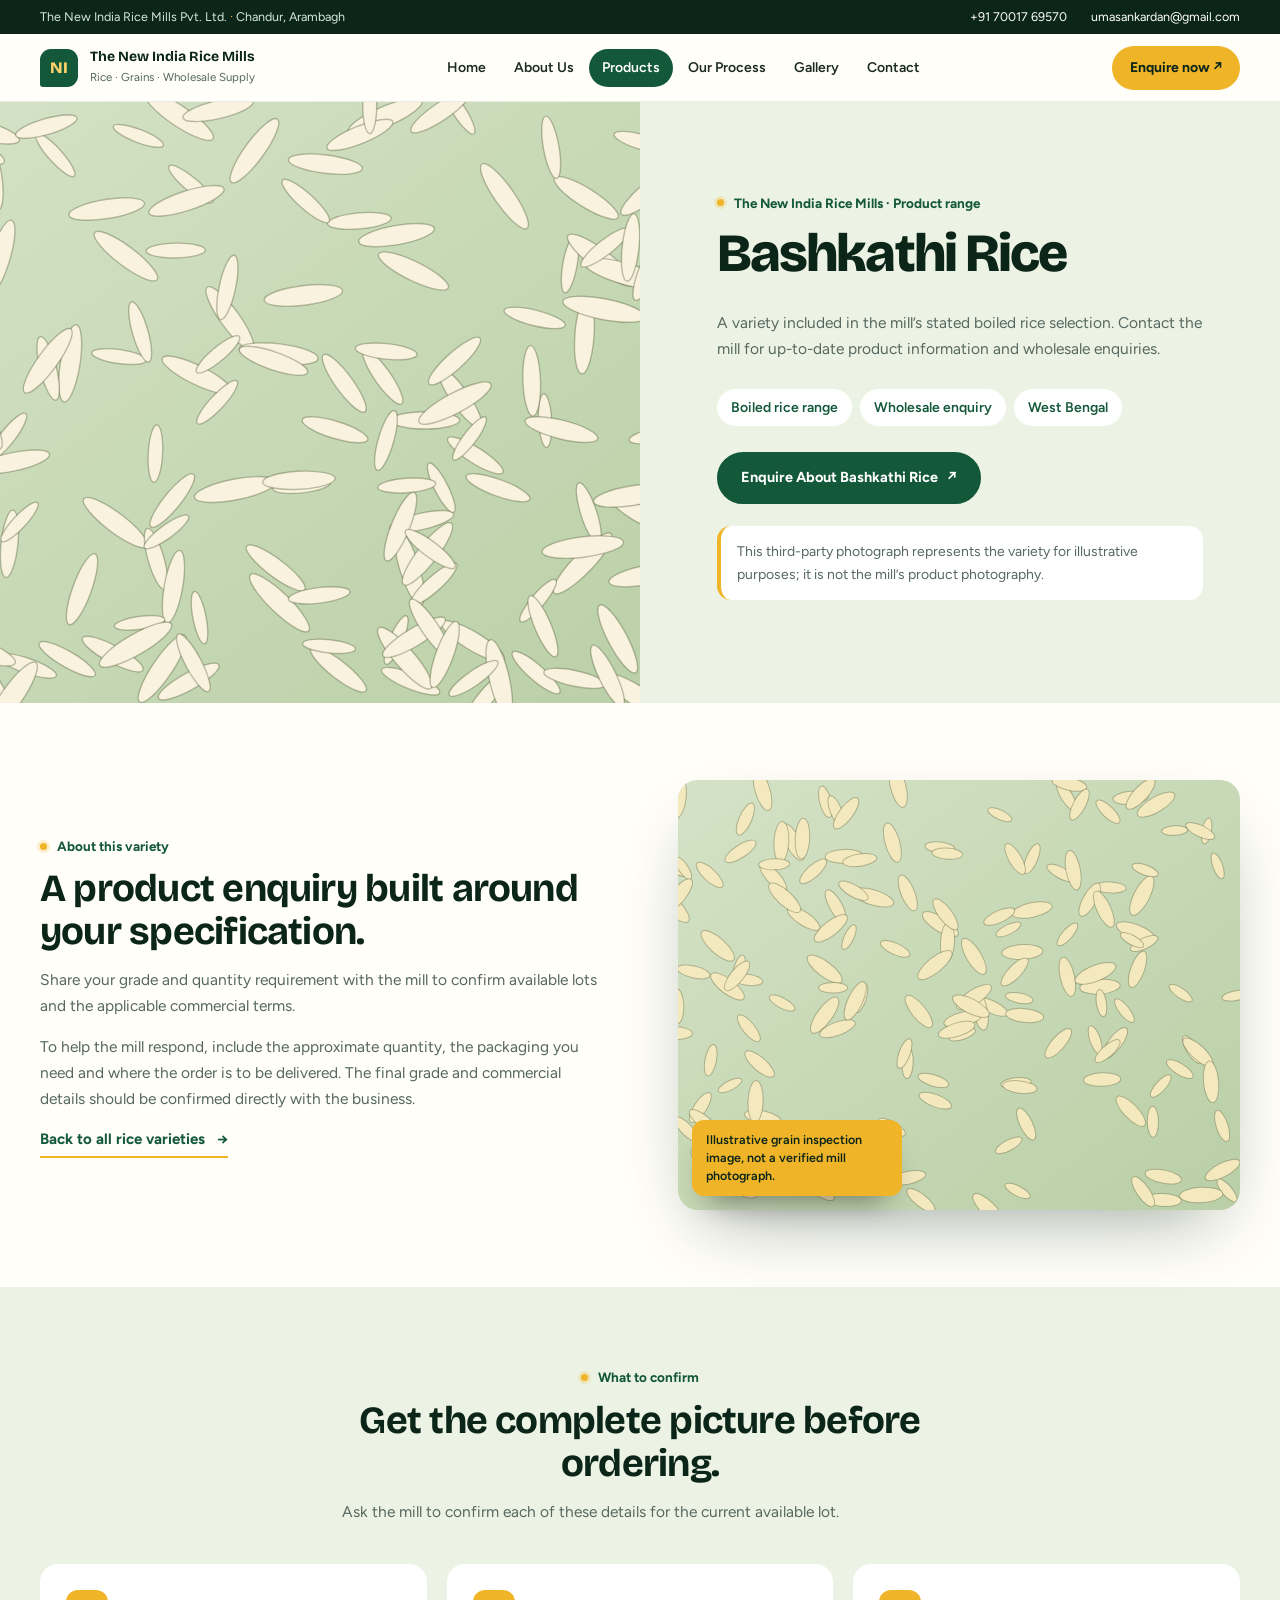
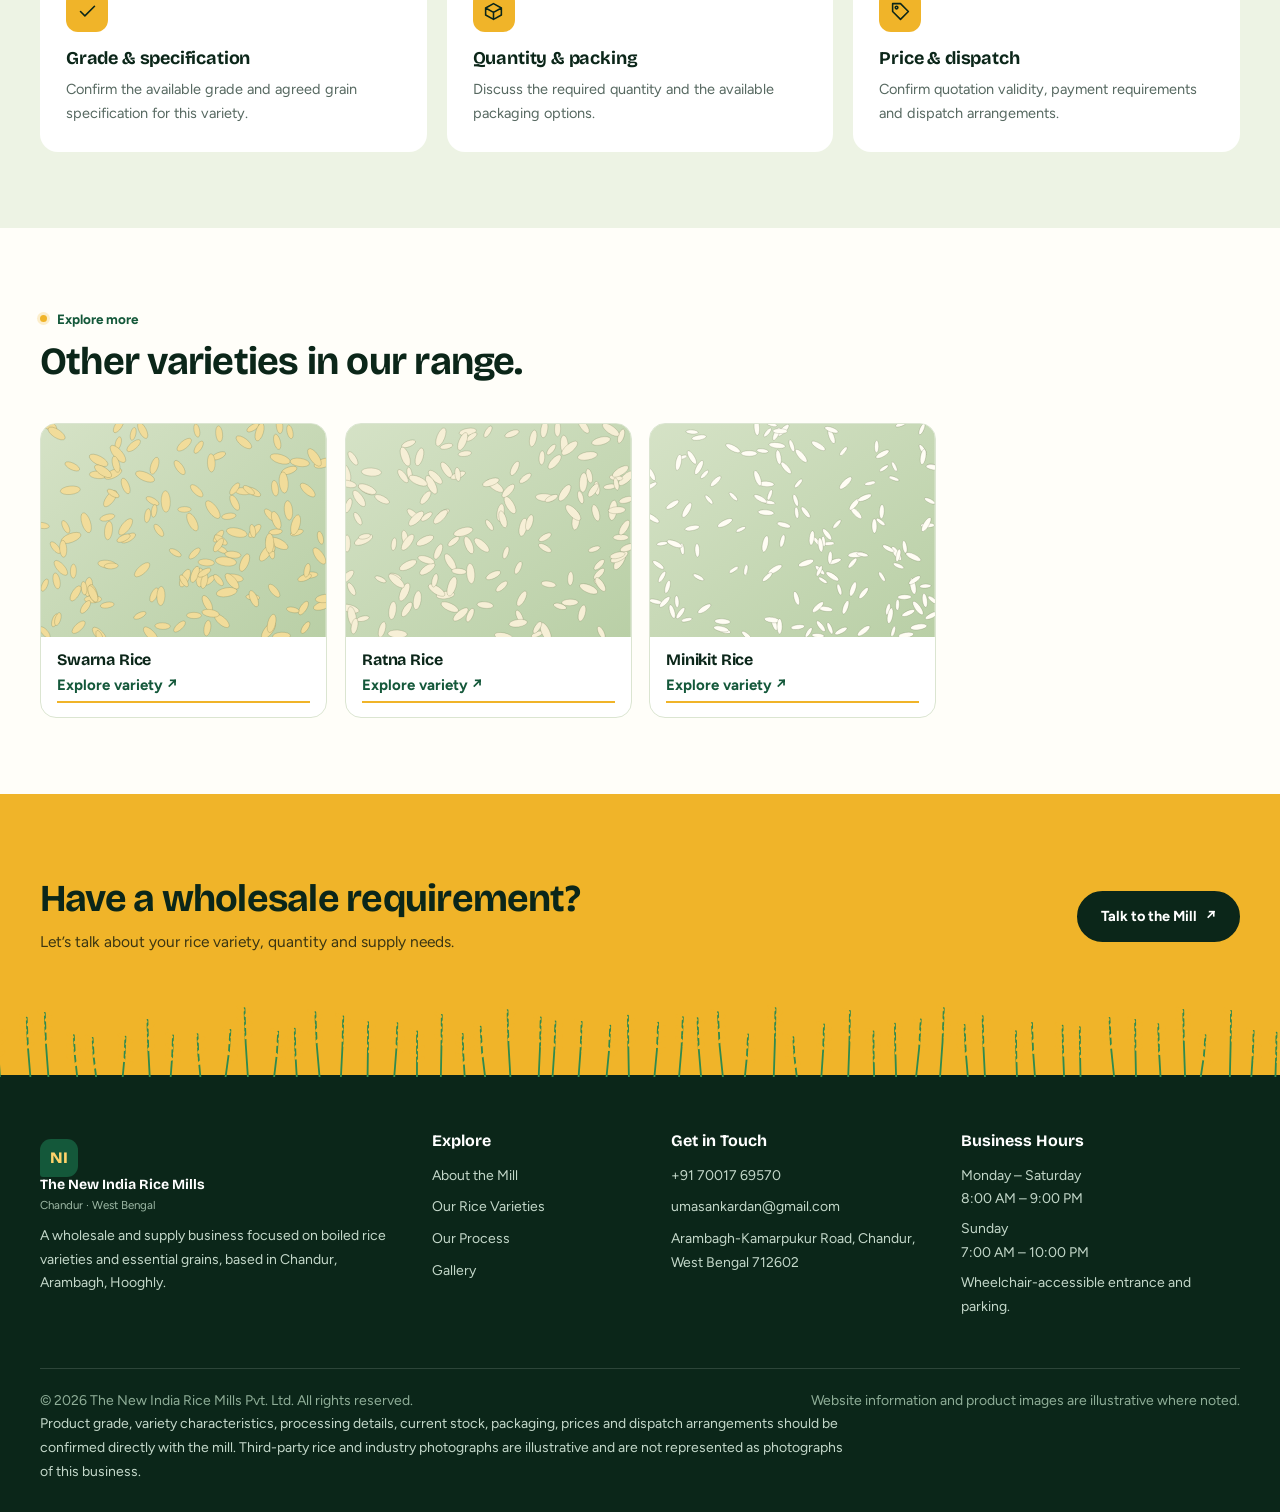
<file: products/bashkathi-rice.html>
<!doctype html><html lang="en"><head><meta charset="utf-8"><meta name="viewport" content="width=device-width, initial-scale=1"><meta name="description" content="Bashkathi Rice wholesale enquiry at The New India Rice Mills Pvt. Ltd., Chandur, Arambagh."><meta name="theme-color" content="#153d2d"><title>Bashkathi Rice | The New India Rice Mills Pvt. Ltd.</title><link rel="preconnect" href="https://fonts.googleapis.com"><link rel="preconnect" href="https://fonts.gstatic.com" crossorigin><link rel="stylesheet" href="https://fonts.googleapis.com/css2?family=Bricolage+Grotesque:opsz,wdth,wght@12..96,75..100,400..800&family=Figtree:wght@400;500;600;700&family=Hind+Siliguri:wght@600&display=swap"><link rel="stylesheet" href="../assets/style.css"></head><body id="top"><div class="topline"><div class="container"><span>The New India Rice Mills Pvt. Ltd. <span class="gold">·</span> Chandur, Arambagh</span><div class="topline-right"><a href="tel:+917001769570">+91 70017 69570</a><a href="mailto:umasankardan@gmail.com">umasankardan@gmail.com</a></div></div></div><header class="nav-shell"><div class="container nav"><a class="brand" href="../index.html"><span class="brand-seal">NI</span><span><span class="brand-name">The New India Rice Mills</span><span class="brand-sub">Rice · Grains · Wholesale Supply</span></span></a><button class="menu-btn" aria-label="Open navigation" aria-expanded="false"><i></i><i></i></button><nav class="nav-links"><a href="../index.html" class="">Home</a><a href="../about.html" class="">About Us</a><a href="../products.html" class="active">Products</a><a href="../process.html" class="">Our Process</a><a href="../gallery.html" class="">Gallery</a><a href="../contact.html" class="">Contact</a></nav><a class="nav-action" href="../contact.html">Enquire now ↗</a></div></header><main><section class="detail-hero"><div class="detail-hero-image"><img src="https://banglakonnection.com/cdn/shop/files/Banskathi-550x550.jpg?v=1732785693&width=1445" alt="A photograph of Bashkathi rice grains in a bowl." loading="eager"></div><div class="detail-hero-copy"><span class="eyebrow">The New India Rice Mills · Product range</span><h1>Bashkathi Rice</h1><p>A variety included in the mill’s stated boiled rice selection. Contact the mill for up-to-date product information and wholesale enquiries.</p><div class="detail-meta"><span>Boiled rice range</span><span>Wholesale enquiry</span><span>West Bengal</span></div><a class="btn dark" href="../contact.html?product=bashkathi-rice">Enquire About Bashkathi Rice <span class="arrow">↗</span></a><p class="detail-caution">This third-party photograph represents the variety for illustrative purposes; it is not the mill’s product photography.</p></div></section>
<section class="section"><div class="container split"><div class="split-copy"><span class="eyebrow">About this variety</span><h2>A product enquiry built around your specification.</h2><p>Share your grade and quantity requirement with the mill to confirm available lots and the applicable commercial terms.</p><p>To help the mill respond, include the approximate quantity, the packaging you need and where the order is to be delivered. The final grade and commercial details should be confirmed directly with the business.</p><a class="text-link" href="../products.html">Back to all rice varieties</a></div><div class="split-image"><img src="https://dam.buhlergroup.com/image/b37c4e83c15e42cca9e3840755bc9e53/-FJPG-C1846x1846%2C465%2C148-S2000x2000" alt="Representative image of grain quality inspection" loading="lazy"><div class="image-caption">Illustrative grain inspection image, not a verified mill photograph.</div></div></div></section>
<section class="section paper"><div class="container"><div class="section-head center"><span class="eyebrow">What to confirm</span><h2>Get the complete picture before ordering.</h2><p>Ask the mill to confirm each of these details for the current available lot.</p></div><div class="spec-grid"><div class="spec-card"><strong>01</strong><h3>Grade & specification</h3><p>Confirm the available grade and agreed grain specification for this variety.</p></div><div class="spec-card"><strong>02</strong><h3>Quantity & packing</h3><p>Discuss the required quantity and the available packaging options.</p></div><div class="spec-card"><strong>03</strong><h3>Price & dispatch</h3><p>Confirm quotation validity, payment requirements and dispatch arrangements.</p></div></div></div></section>
<section class="section"><div class="container"><div class="section-head"><span class="eyebrow">Explore more</span><h2>Other varieties in our range.</h2></div><div class="product-grid"><a class="product-card" href="swarna-rice.html"><div class="product-photo"><img src="https://www.sukhiagro.com/wp-content/uploads/2019/02/Swarna-Parboiled1-600x600.png" alt="Representative Swarna Rice rice image" loading="lazy"></div><div class="product-content"><h3>Swarna Rice</h3><span class="product-link">Explore variety ↗</span></div></a><a class="product-card" href="ratna-rice.html"><div class="product-photo"><img src="https://cpimg.tistatic.com/09501042/b/4/Ratna-Rice.jpg" alt="Representative Ratna Rice rice image" loading="lazy"></div><div class="product-content"><h3>Ratna Rice</h3><span class="product-link">Explore variety ↗</span></div></a><a class="product-card" href="minikit-rice.html"><div class="product-photo"><img src="https://cpimg.tistatic.com/05099482/b/4/Miniket-Rice.jpg" alt="Representative Minikit Rice rice image" loading="lazy"></div><div class="product-content"><h3>Minikit Rice</h3><span class="product-link">Explore variety ↗</span></div></a></div></div></section></main><section class="cta-strip"><div class="container"><div><h2>Have a wholesale requirement?</h2><p>Let’s talk about your rice variety, quantity and supply needs.</p></div><a class="btn" href="../contact.html">Talk to the Mill <span class="arrow">↗</span></a></div></section><footer class="site-footer"><div class="container"><div class="footer-grid"><div class="footer-brand"><a class="brand" href="../index.html"><span class="brand-seal">NI</span><span><span class="brand-name">The New India Rice Mills</span><span class="brand-sub">Chandur · West Bengal</span></span></a><p>A wholesale and supply business focused on boiled rice varieties and essential grains, based in Chandur, Arambagh, Hooghly.</p></div><div><h4>Explore</h4><a href="../about.html">About the Mill</a><a href="../products.html">Our Rice Varieties</a><a href="../process.html">Our Process</a><a href="../gallery.html">Gallery</a></div><div><h4>Get in Touch</h4><a href="tel:+917001769570">+91 70017 69570</a><a href="mailto:umasankardan@gmail.com">umasankardan@gmail.com</a><a target="_blank" rel="noopener" href="https://www.google.com/maps/search/?api=1&query=The+New+India+Rice+Mills+Pvt+Ltd+Chandur+Arambagh+Hooghly">Arambagh-Kamarpukur Road, Chandur, West Bengal 712602</a></div><div><h4>Business Hours</h4><p>Monday – Saturday<br>8:00 AM – 9:00 PM</p><p>Sunday<br>7:00 AM – 10:00 PM</p><p>Wheelchair-accessible entrance and parking.</p></div></div><div class="footer-bottom"><span>© <span data-year>2026</span> The New India Rice Mills Pvt. Ltd. All rights reserved.</span><span>Website information and product images are illustrative where noted.</span></div><p class="disclaimer">Product grade, variety characteristics, processing details, current stock, packaging, prices and dispatch arrangements should be confirmed directly with the mill. Third-party rice and industry photographs are illustrative and are not represented as photographs of this business.</p></div></footer><a class="backtop" href="#top" aria-label="Back to top">↑</a><script src="../assets/site.js" defer></script></body></html>
</file>
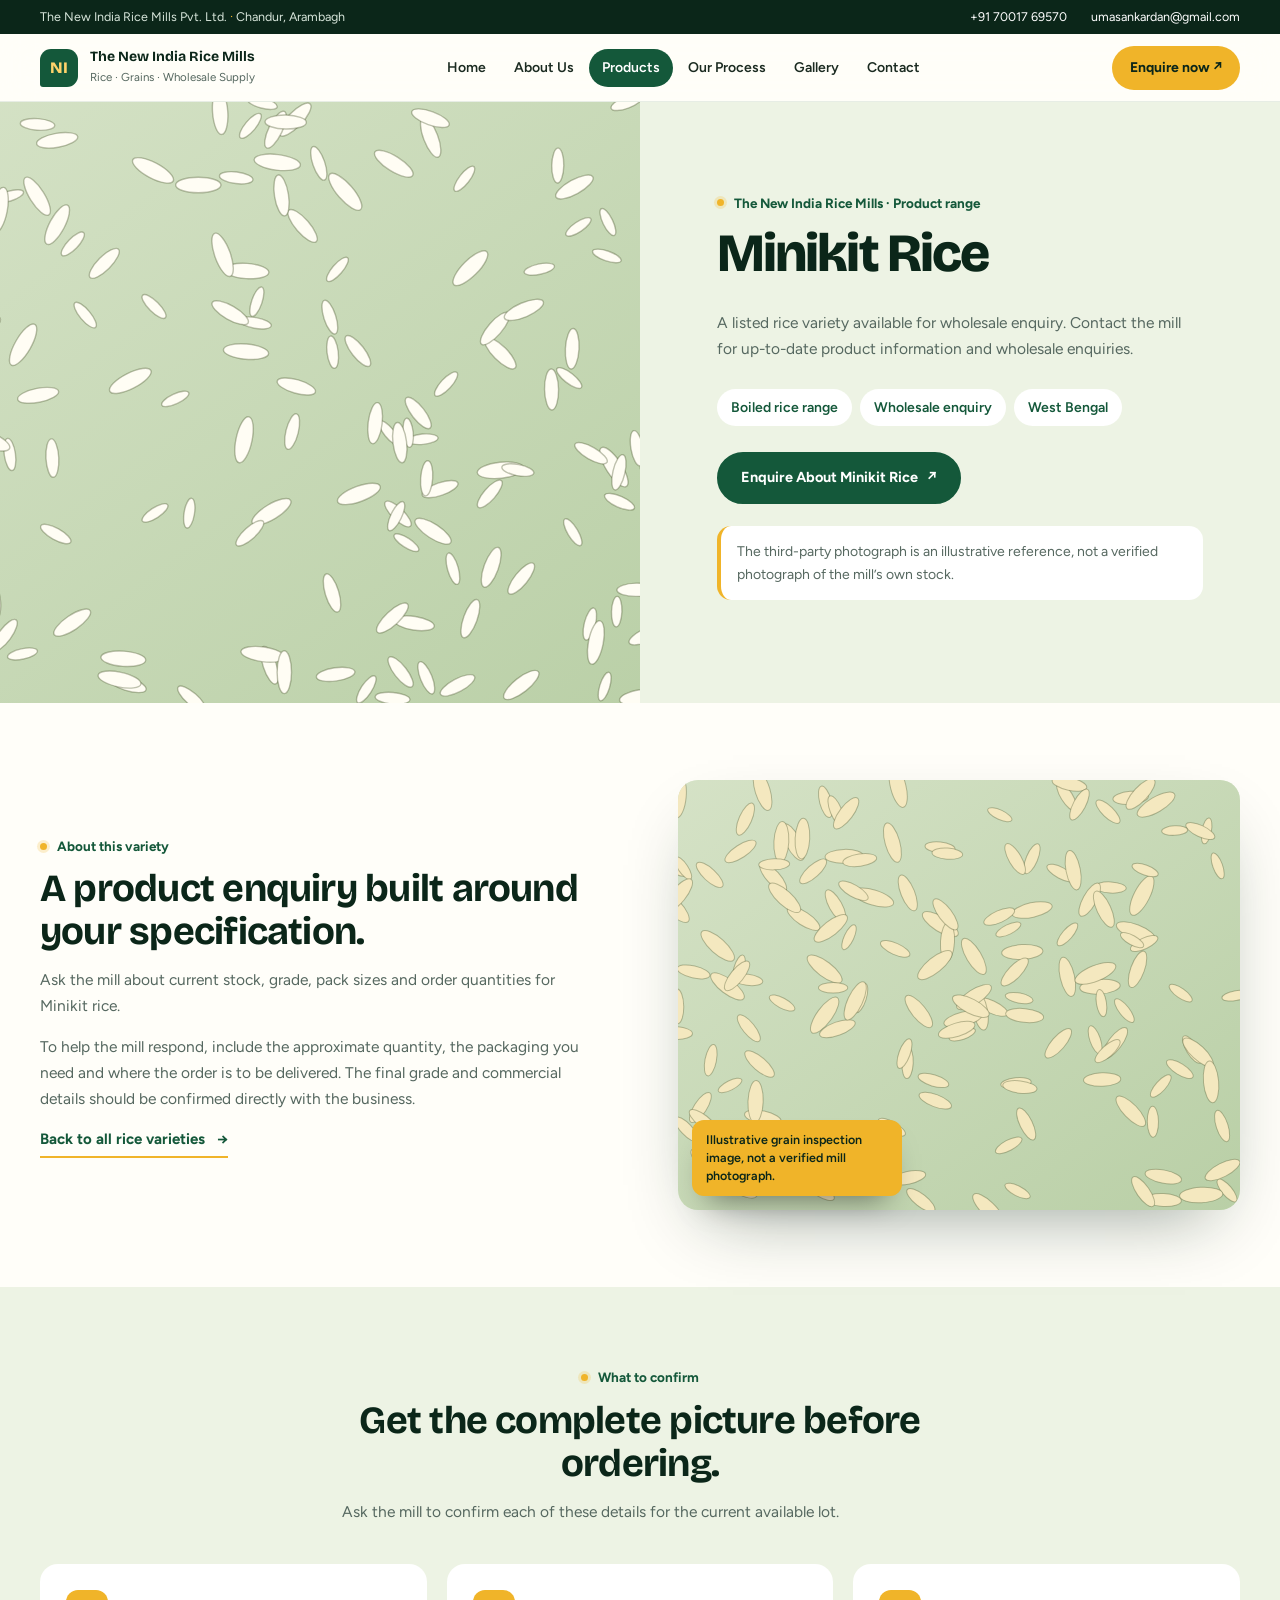
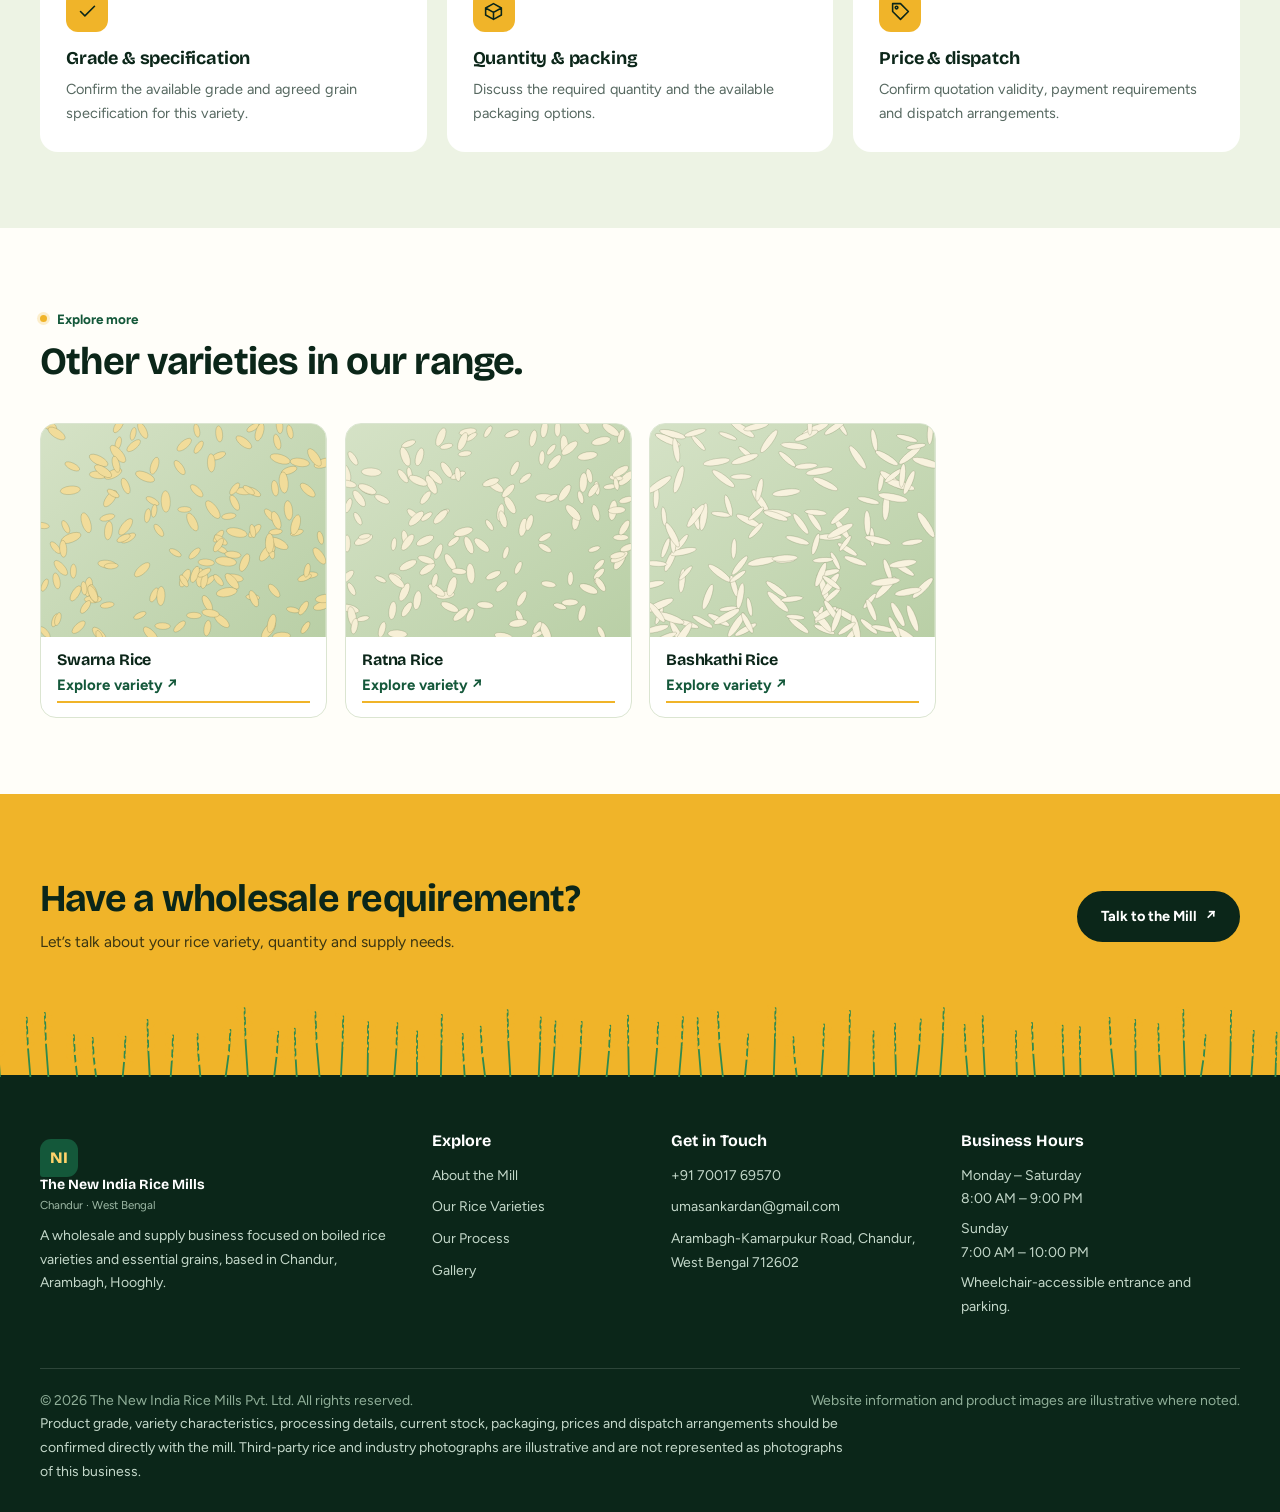
<file: products/minikit-rice.html>
<!doctype html><html lang="en"><head><meta charset="utf-8"><meta name="viewport" content="width=device-width, initial-scale=1"><meta name="description" content="Minikit Rice wholesale enquiry at The New India Rice Mills Pvt. Ltd., Chandur, Arambagh."><meta name="theme-color" content="#153d2d"><title>Minikit Rice | The New India Rice Mills Pvt. Ltd.</title><link rel="preconnect" href="https://fonts.googleapis.com"><link rel="preconnect" href="https://fonts.gstatic.com" crossorigin><link rel="stylesheet" href="https://fonts.googleapis.com/css2?family=Bricolage+Grotesque:opsz,wdth,wght@12..96,75..100,400..800&family=Figtree:wght@400;500;600;700&family=Hind+Siliguri:wght@600&display=swap"><link rel="stylesheet" href="../assets/style.css"></head><body id="top"><div class="topline"><div class="container"><span>The New India Rice Mills Pvt. Ltd. <span class="gold">·</span> Chandur, Arambagh</span><div class="topline-right"><a href="tel:+917001769570">+91 70017 69570</a><a href="mailto:umasankardan@gmail.com">umasankardan@gmail.com</a></div></div></div><header class="nav-shell"><div class="container nav"><a class="brand" href="../index.html"><span class="brand-seal">NI</span><span><span class="brand-name">The New India Rice Mills</span><span class="brand-sub">Rice · Grains · Wholesale Supply</span></span></a><button class="menu-btn" aria-label="Open navigation" aria-expanded="false"><i></i><i></i></button><nav class="nav-links"><a href="../index.html" class="">Home</a><a href="../about.html" class="">About Us</a><a href="../products.html" class="active">Products</a><a href="../process.html" class="">Our Process</a><a href="../gallery.html" class="">Gallery</a><a href="../contact.html" class="">Contact</a></nav><a class="nav-action" href="../contact.html">Enquire now ↗</a></div></header><main><section class="detail-hero"><div class="detail-hero-image"><img src="https://cpimg.tistatic.com/05099482/b/4/Miniket-Rice.jpg" alt="A close-up photograph of Minikit rice grains." loading="eager"></div><div class="detail-hero-copy"><span class="eyebrow">The New India Rice Mills · Product range</span><h1>Minikit Rice</h1><p>A listed rice variety available for wholesale enquiry. Contact the mill for up-to-date product information and wholesale enquiries.</p><div class="detail-meta"><span>Boiled rice range</span><span>Wholesale enquiry</span><span>West Bengal</span></div><a class="btn dark" href="../contact.html?product=minikit-rice">Enquire About Minikit Rice <span class="arrow">↗</span></a><p class="detail-caution">The third-party photograph is an illustrative reference, not a verified photograph of the mill’s own stock.</p></div></section>
<section class="section"><div class="container split"><div class="split-copy"><span class="eyebrow">About this variety</span><h2>A product enquiry built around your specification.</h2><p>Ask the mill about current stock, grade, pack sizes and order quantities for Minikit rice.</p><p>To help the mill respond, include the approximate quantity, the packaging you need and where the order is to be delivered. The final grade and commercial details should be confirmed directly with the business.</p><a class="text-link" href="../products.html">Back to all rice varieties</a></div><div class="split-image"><img src="https://dam.buhlergroup.com/image/b37c4e83c15e42cca9e3840755bc9e53/-FJPG-C1846x1846%2C465%2C148-S2000x2000" alt="Representative image of grain quality inspection" loading="lazy"><div class="image-caption">Illustrative grain inspection image, not a verified mill photograph.</div></div></div></section>
<section class="section paper"><div class="container"><div class="section-head center"><span class="eyebrow">What to confirm</span><h2>Get the complete picture before ordering.</h2><p>Ask the mill to confirm each of these details for the current available lot.</p></div><div class="spec-grid"><div class="spec-card"><strong>01</strong><h3>Grade & specification</h3><p>Confirm the available grade and agreed grain specification for this variety.</p></div><div class="spec-card"><strong>02</strong><h3>Quantity & packing</h3><p>Discuss the required quantity and the available packaging options.</p></div><div class="spec-card"><strong>03</strong><h3>Price & dispatch</h3><p>Confirm quotation validity, payment requirements and dispatch arrangements.</p></div></div></div></section>
<section class="section"><div class="container"><div class="section-head"><span class="eyebrow">Explore more</span><h2>Other varieties in our range.</h2></div><div class="product-grid"><a class="product-card" href="swarna-rice.html"><div class="product-photo"><img src="https://www.sukhiagro.com/wp-content/uploads/2019/02/Swarna-Parboiled1-600x600.png" alt="Representative Swarna Rice rice image" loading="lazy"></div><div class="product-content"><h3>Swarna Rice</h3><span class="product-link">Explore variety ↗</span></div></a><a class="product-card" href="ratna-rice.html"><div class="product-photo"><img src="https://cpimg.tistatic.com/09501042/b/4/Ratna-Rice.jpg" alt="Representative Ratna Rice rice image" loading="lazy"></div><div class="product-content"><h3>Ratna Rice</h3><span class="product-link">Explore variety ↗</span></div></a><a class="product-card" href="bashkathi-rice.html"><div class="product-photo"><img src="https://banglakonnection.com/cdn/shop/files/Banskathi-550x550.jpg?v=1732785693&width=1445" alt="Representative Bashkathi Rice rice image" loading="lazy"></div><div class="product-content"><h3>Bashkathi Rice</h3><span class="product-link">Explore variety ↗</span></div></a></div></div></section></main><section class="cta-strip"><div class="container"><div><h2>Have a wholesale requirement?</h2><p>Let’s talk about your rice variety, quantity and supply needs.</p></div><a class="btn" href="../contact.html">Talk to the Mill <span class="arrow">↗</span></a></div></section><footer class="site-footer"><div class="container"><div class="footer-grid"><div class="footer-brand"><a class="brand" href="../index.html"><span class="brand-seal">NI</span><span><span class="brand-name">The New India Rice Mills</span><span class="brand-sub">Chandur · West Bengal</span></span></a><p>A wholesale and supply business focused on boiled rice varieties and essential grains, based in Chandur, Arambagh, Hooghly.</p></div><div><h4>Explore</h4><a href="../about.html">About the Mill</a><a href="../products.html">Our Rice Varieties</a><a href="../process.html">Our Process</a><a href="../gallery.html">Gallery</a></div><div><h4>Get in Touch</h4><a href="tel:+917001769570">+91 70017 69570</a><a href="mailto:umasankardan@gmail.com">umasankardan@gmail.com</a><a target="_blank" rel="noopener" href="https://www.google.com/maps/search/?api=1&query=The+New+India+Rice+Mills+Pvt+Ltd+Chandur+Arambagh+Hooghly">Arambagh-Kamarpukur Road, Chandur, West Bengal 712602</a></div><div><h4>Business Hours</h4><p>Monday – Saturday<br>8:00 AM – 9:00 PM</p><p>Sunday<br>7:00 AM – 10:00 PM</p><p>Wheelchair-accessible entrance and parking.</p></div></div><div class="footer-bottom"><span>© <span data-year>2026</span> The New India Rice Mills Pvt. Ltd. All rights reserved.</span><span>Website information and product images are illustrative where noted.</span></div><p class="disclaimer">Product grade, variety characteristics, processing details, current stock, packaging, prices and dispatch arrangements should be confirmed directly with the mill. Third-party rice and industry photographs are illustrative and are not represented as photographs of this business.</p></div></footer><a class="backtop" href="#top" aria-label="Back to top">↑</a><script src="../assets/site.js" defer></script></body></html>
</file>
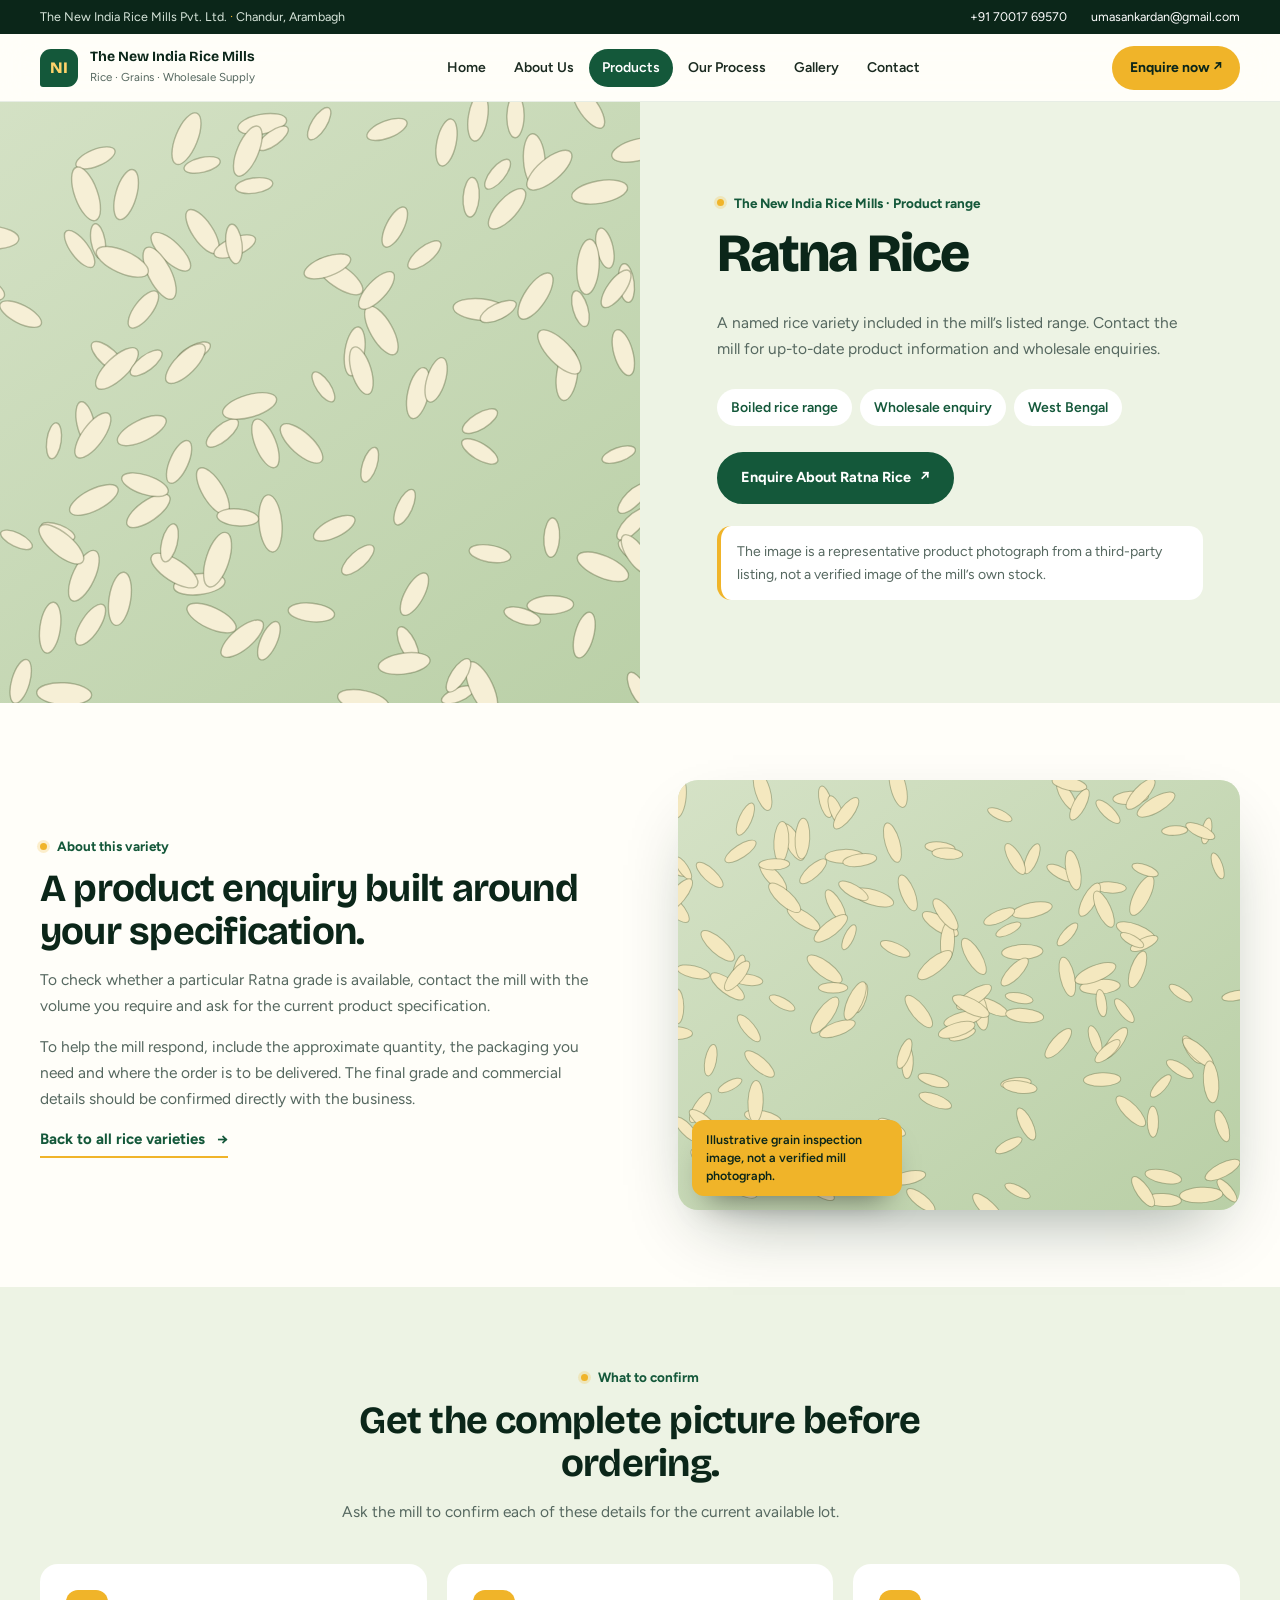
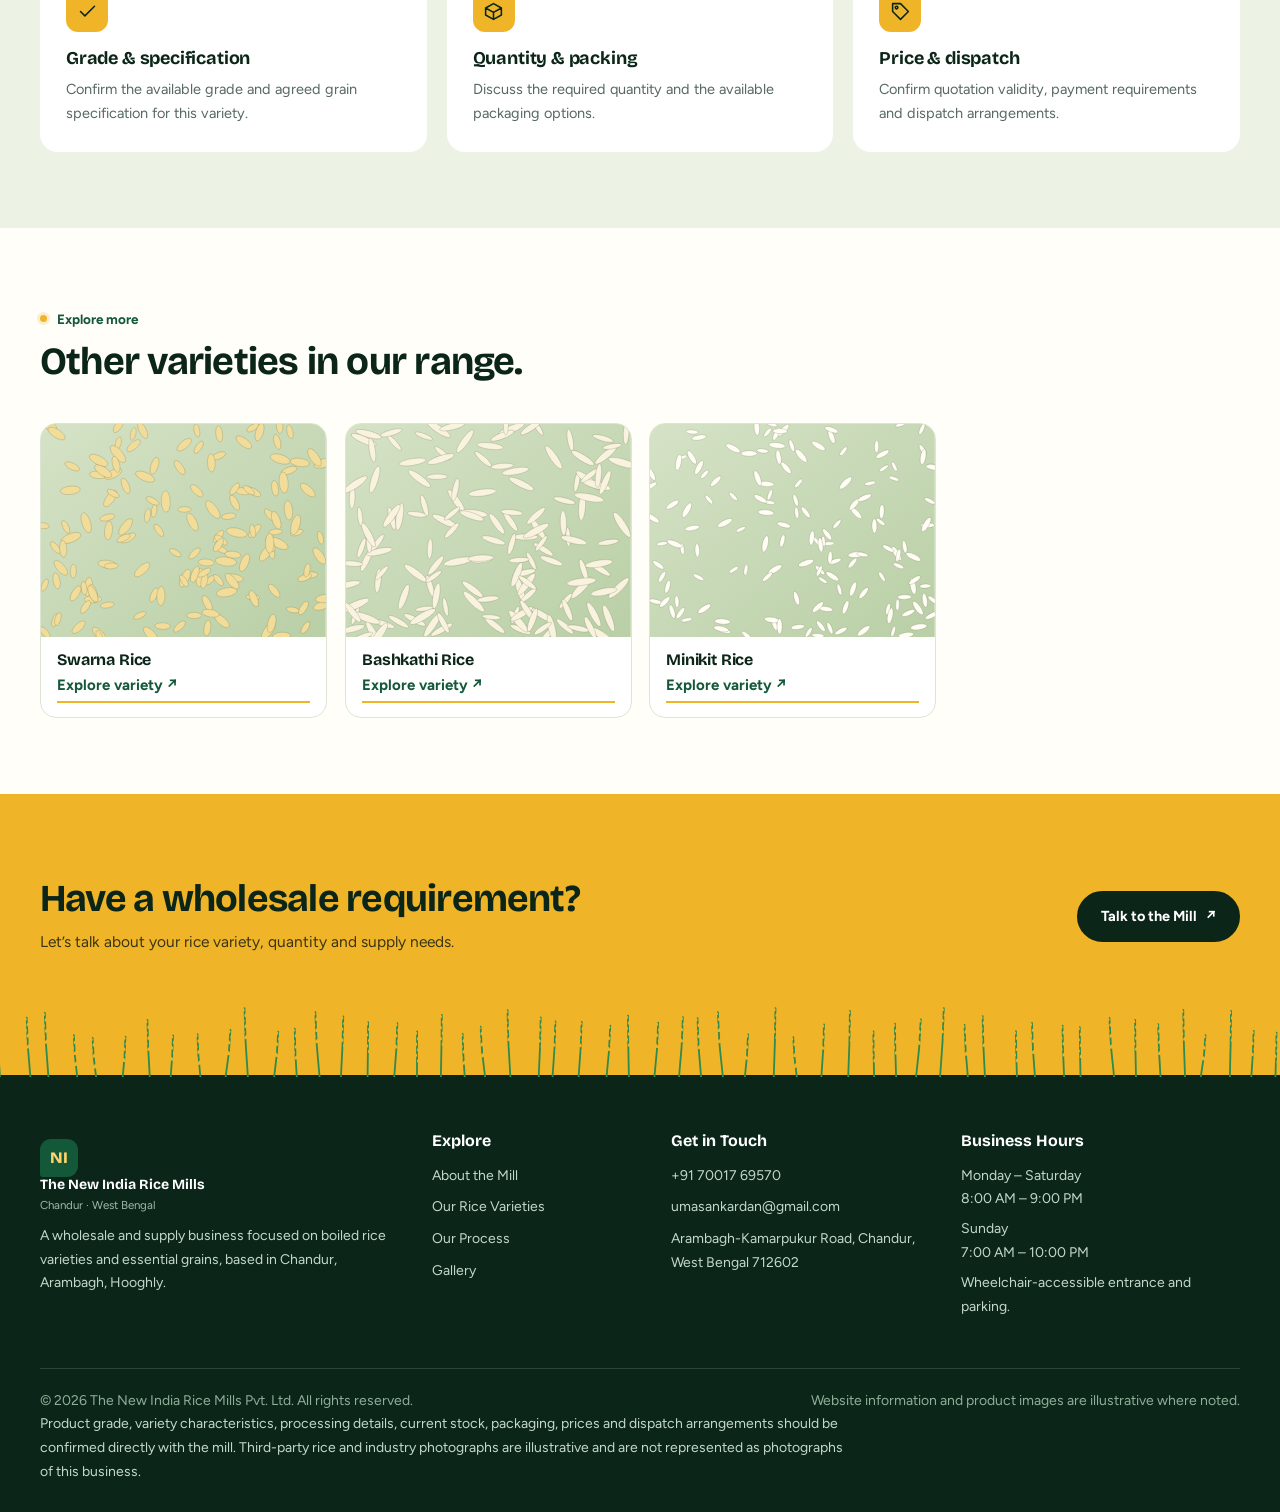
<file: products/ratna-rice.html>
<!doctype html><html lang="en"><head><meta charset="utf-8"><meta name="viewport" content="width=device-width, initial-scale=1"><meta name="description" content="Ratna Rice wholesale enquiry at The New India Rice Mills Pvt. Ltd., Chandur, Arambagh."><meta name="theme-color" content="#153d2d"><title>Ratna Rice | The New India Rice Mills Pvt. Ltd.</title><link rel="preconnect" href="https://fonts.googleapis.com"><link rel="preconnect" href="https://fonts.gstatic.com" crossorigin><link rel="stylesheet" href="https://fonts.googleapis.com/css2?family=Bricolage+Grotesque:opsz,wdth,wght@12..96,75..100,400..800&family=Figtree:wght@400;500;600;700&family=Hind+Siliguri:wght@600&display=swap"><link rel="stylesheet" href="../assets/style.css"></head><body id="top"><div class="topline"><div class="container"><span>The New India Rice Mills Pvt. Ltd. <span class="gold">·</span> Chandur, Arambagh</span><div class="topline-right"><a href="tel:+917001769570">+91 70017 69570</a><a href="mailto:umasankardan@gmail.com">umasankardan@gmail.com</a></div></div></div><header class="nav-shell"><div class="container nav"><a class="brand" href="../index.html"><span class="brand-seal">NI</span><span><span class="brand-name">The New India Rice Mills</span><span class="brand-sub">Rice · Grains · Wholesale Supply</span></span></a><button class="menu-btn" aria-label="Open navigation" aria-expanded="false"><i></i><i></i></button><nav class="nav-links"><a href="../index.html" class="">Home</a><a href="../about.html" class="">About Us</a><a href="../products.html" class="active">Products</a><a href="../process.html" class="">Our Process</a><a href="../gallery.html" class="">Gallery</a><a href="../contact.html" class="">Contact</a></nav><a class="nav-action" href="../contact.html">Enquire now ↗</a></div></header><main><section class="detail-hero"><div class="detail-hero-image"><img src="https://cpimg.tistatic.com/09501042/b/4/Ratna-Rice.jpg" alt="A close-up photograph of Ratna rice grains." loading="eager"></div><div class="detail-hero-copy"><span class="eyebrow">The New India Rice Mills · Product range</span><h1>Ratna Rice</h1><p>A named rice variety included in the mill’s listed range. Contact the mill for up-to-date product information and wholesale enquiries.</p><div class="detail-meta"><span>Boiled rice range</span><span>Wholesale enquiry</span><span>West Bengal</span></div><a class="btn dark" href="../contact.html?product=ratna-rice">Enquire About Ratna Rice <span class="arrow">↗</span></a><p class="detail-caution">The image is a representative product photograph from a third-party listing, not a verified image of the mill’s own stock.</p></div></section>
<section class="section"><div class="container split"><div class="split-copy"><span class="eyebrow">About this variety</span><h2>A product enquiry built around your specification.</h2><p>To check whether a particular Ratna grade is available, contact the mill with the volume you require and ask for the current product specification.</p><p>To help the mill respond, include the approximate quantity, the packaging you need and where the order is to be delivered. The final grade and commercial details should be confirmed directly with the business.</p><a class="text-link" href="../products.html">Back to all rice varieties</a></div><div class="split-image"><img src="https://dam.buhlergroup.com/image/b37c4e83c15e42cca9e3840755bc9e53/-FJPG-C1846x1846%2C465%2C148-S2000x2000" alt="Representative image of grain quality inspection" loading="lazy"><div class="image-caption">Illustrative grain inspection image, not a verified mill photograph.</div></div></div></section>
<section class="section paper"><div class="container"><div class="section-head center"><span class="eyebrow">What to confirm</span><h2>Get the complete picture before ordering.</h2><p>Ask the mill to confirm each of these details for the current available lot.</p></div><div class="spec-grid"><div class="spec-card"><strong>01</strong><h3>Grade & specification</h3><p>Confirm the available grade and agreed grain specification for this variety.</p></div><div class="spec-card"><strong>02</strong><h3>Quantity & packing</h3><p>Discuss the required quantity and the available packaging options.</p></div><div class="spec-card"><strong>03</strong><h3>Price & dispatch</h3><p>Confirm quotation validity, payment requirements and dispatch arrangements.</p></div></div></div></section>
<section class="section"><div class="container"><div class="section-head"><span class="eyebrow">Explore more</span><h2>Other varieties in our range.</h2></div><div class="product-grid"><a class="product-card" href="swarna-rice.html"><div class="product-photo"><img src="https://www.sukhiagro.com/wp-content/uploads/2019/02/Swarna-Parboiled1-600x600.png" alt="Representative Swarna Rice rice image" loading="lazy"></div><div class="product-content"><h3>Swarna Rice</h3><span class="product-link">Explore variety ↗</span></div></a><a class="product-card" href="bashkathi-rice.html"><div class="product-photo"><img src="https://banglakonnection.com/cdn/shop/files/Banskathi-550x550.jpg?v=1732785693&width=1445" alt="Representative Bashkathi Rice rice image" loading="lazy"></div><div class="product-content"><h3>Bashkathi Rice</h3><span class="product-link">Explore variety ↗</span></div></a><a class="product-card" href="minikit-rice.html"><div class="product-photo"><img src="https://cpimg.tistatic.com/05099482/b/4/Miniket-Rice.jpg" alt="Representative Minikit Rice rice image" loading="lazy"></div><div class="product-content"><h3>Minikit Rice</h3><span class="product-link">Explore variety ↗</span></div></a></div></div></section></main><section class="cta-strip"><div class="container"><div><h2>Have a wholesale requirement?</h2><p>Let’s talk about your rice variety, quantity and supply needs.</p></div><a class="btn" href="../contact.html">Talk to the Mill <span class="arrow">↗</span></a></div></section><footer class="site-footer"><div class="container"><div class="footer-grid"><div class="footer-brand"><a class="brand" href="../index.html"><span class="brand-seal">NI</span><span><span class="brand-name">The New India Rice Mills</span><span class="brand-sub">Chandur · West Bengal</span></span></a><p>A wholesale and supply business focused on boiled rice varieties and essential grains, based in Chandur, Arambagh, Hooghly.</p></div><div><h4>Explore</h4><a href="../about.html">About the Mill</a><a href="../products.html">Our Rice Varieties</a><a href="../process.html">Our Process</a><a href="../gallery.html">Gallery</a></div><div><h4>Get in Touch</h4><a href="tel:+917001769570">+91 70017 69570</a><a href="mailto:umasankardan@gmail.com">umasankardan@gmail.com</a><a target="_blank" rel="noopener" href="https://www.google.com/maps/search/?api=1&query=The+New+India+Rice+Mills+Pvt+Ltd+Chandur+Arambagh+Hooghly">Arambagh-Kamarpukur Road, Chandur, West Bengal 712602</a></div><div><h4>Business Hours</h4><p>Monday – Saturday<br>8:00 AM – 9:00 PM</p><p>Sunday<br>7:00 AM – 10:00 PM</p><p>Wheelchair-accessible entrance and parking.</p></div></div><div class="footer-bottom"><span>© <span data-year>2026</span> The New India Rice Mills Pvt. Ltd. All rights reserved.</span><span>Website information and product images are illustrative where noted.</span></div><p class="disclaimer">Product grade, variety characteristics, processing details, current stock, packaging, prices and dispatch arrangements should be confirmed directly with the mill. Third-party rice and industry photographs are illustrative and are not represented as photographs of this business.</p></div></footer><a class="backtop" href="#top" aria-label="Back to top">↑</a><script src="../assets/site.js" defer></script></body></html>
</file>
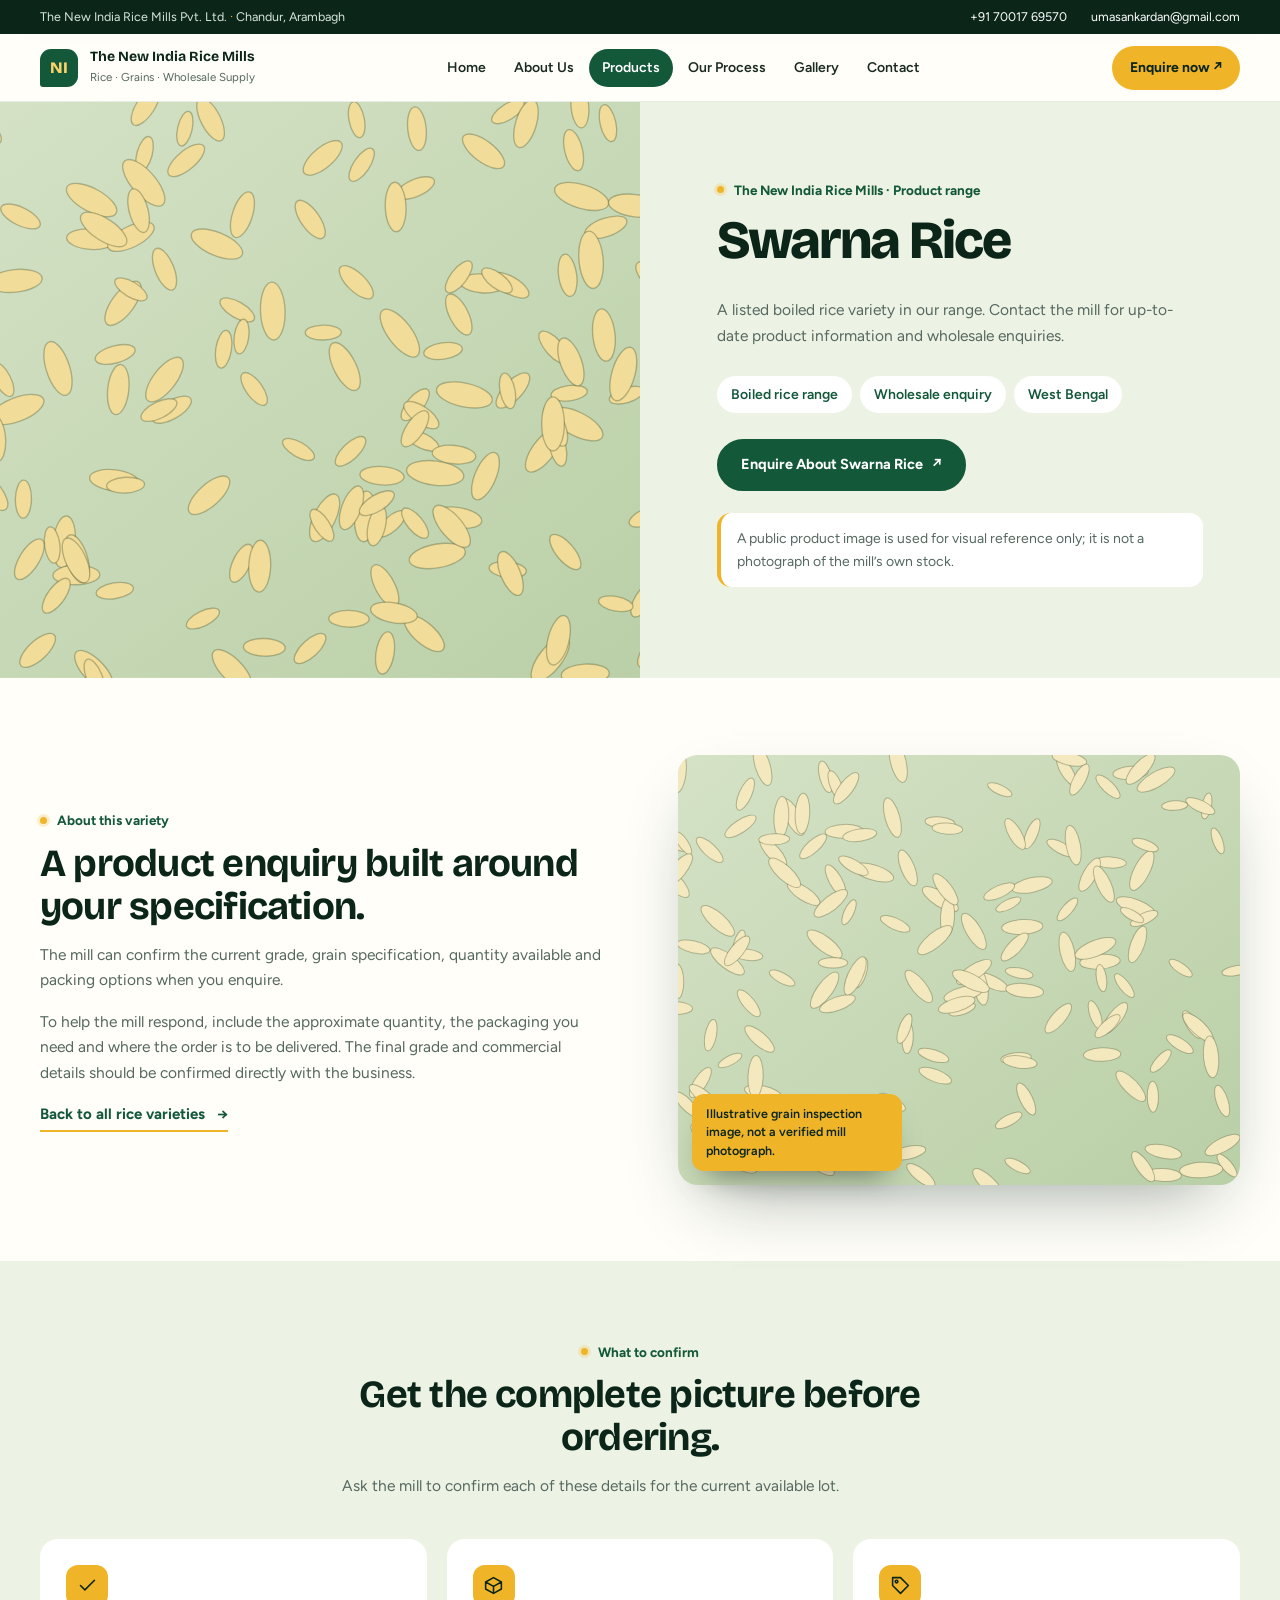
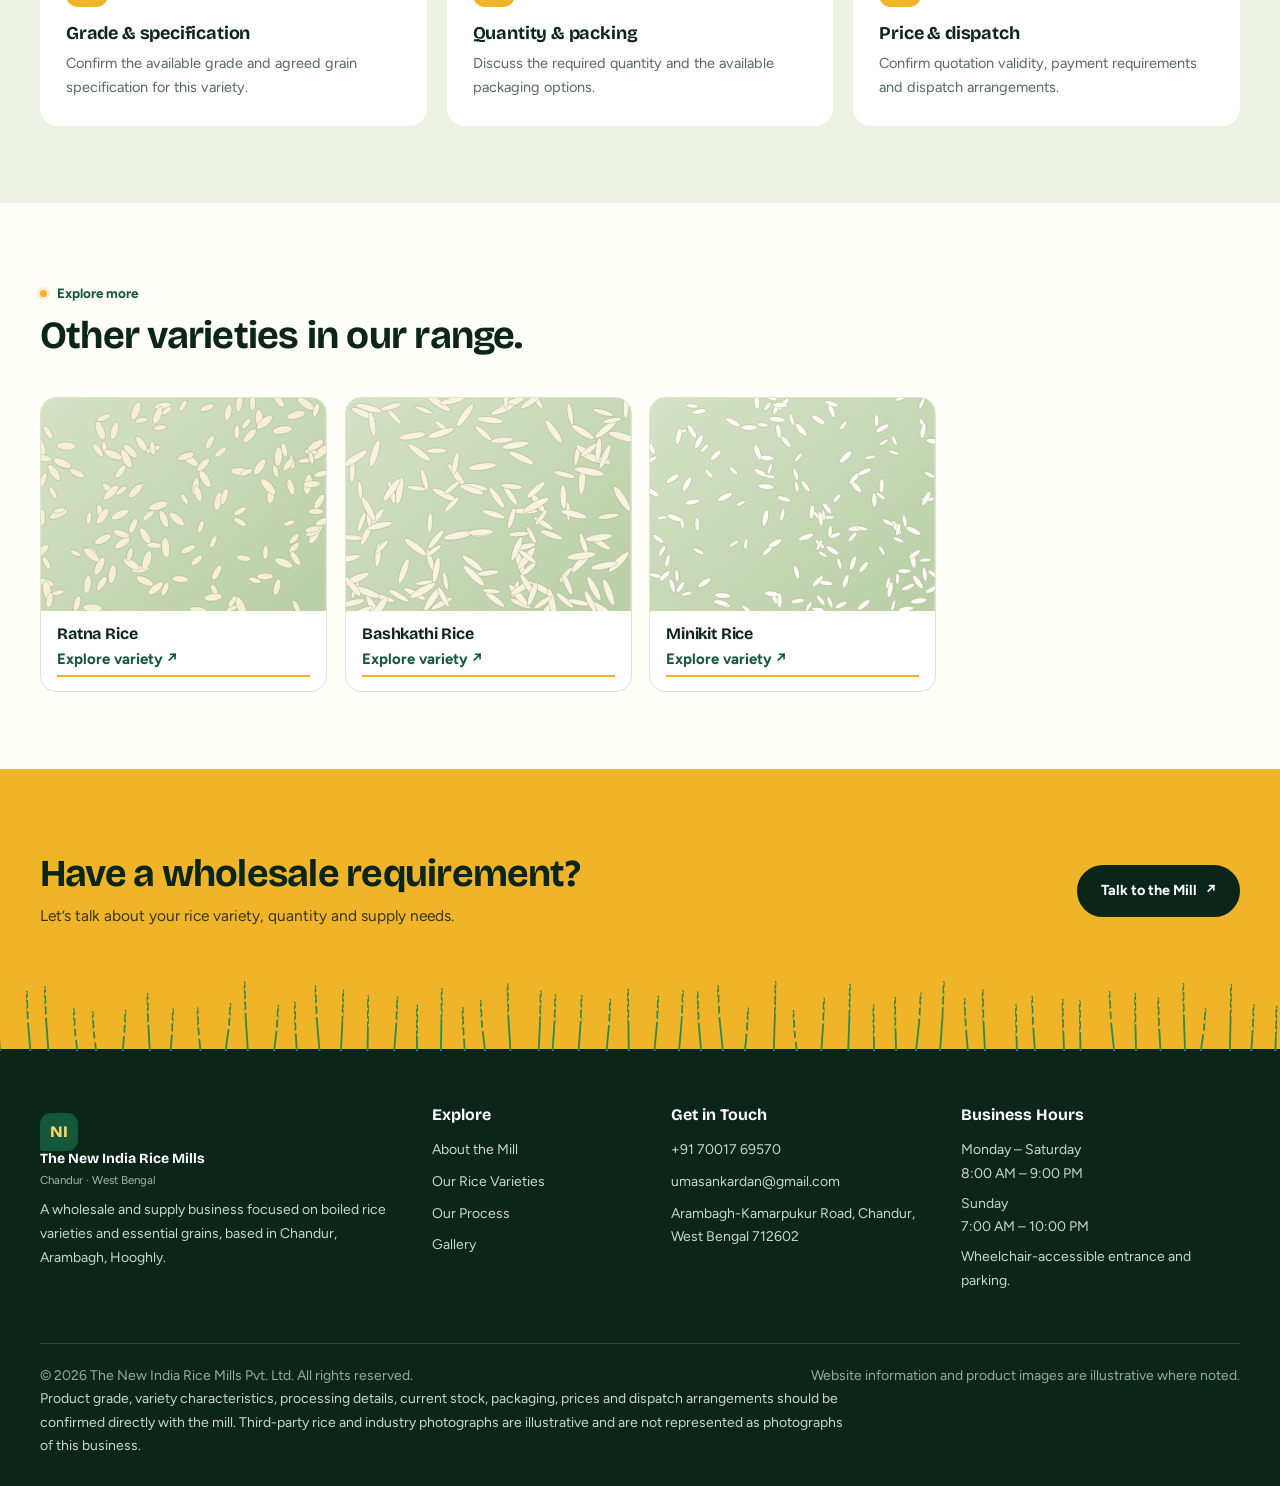
<file: products/swarna-rice.html>
<!doctype html><html lang="en"><head><meta charset="utf-8"><meta name="viewport" content="width=device-width, initial-scale=1"><meta name="description" content="Swarna Rice wholesale enquiry at The New India Rice Mills Pvt. Ltd., Chandur, Arambagh."><meta name="theme-color" content="#153d2d"><title>Swarna Rice | The New India Rice Mills Pvt. Ltd.</title><link rel="preconnect" href="https://fonts.googleapis.com"><link rel="preconnect" href="https://fonts.gstatic.com" crossorigin><link rel="stylesheet" href="https://fonts.googleapis.com/css2?family=Bricolage+Grotesque:opsz,wdth,wght@12..96,75..100,400..800&family=Figtree:wght@400;500;600;700&family=Hind+Siliguri:wght@600&display=swap"><link rel="stylesheet" href="../assets/style.css"></head><body id="top"><div class="topline"><div class="container"><span>The New India Rice Mills Pvt. Ltd. <span class="gold">·</span> Chandur, Arambagh</span><div class="topline-right"><a href="tel:+917001769570">+91 70017 69570</a><a href="mailto:umasankardan@gmail.com">umasankardan@gmail.com</a></div></div></div><header class="nav-shell"><div class="container nav"><a class="brand" href="../index.html"><span class="brand-seal">NI</span><span><span class="brand-name">The New India Rice Mills</span><span class="brand-sub">Rice · Grains · Wholesale Supply</span></span></a><button class="menu-btn" aria-label="Open navigation" aria-expanded="false"><i></i><i></i></button><nav class="nav-links"><a href="../index.html" class="">Home</a><a href="../about.html" class="">About Us</a><a href="../products.html" class="active">Products</a><a href="../process.html" class="">Our Process</a><a href="../gallery.html" class="">Gallery</a><a href="../contact.html" class="">Contact</a></nav><a class="nav-action" href="../contact.html">Enquire now ↗</a></div></header><main><section class="detail-hero"><div class="detail-hero-image"><img src="https://www.sukhiagro.com/wp-content/uploads/2019/02/Swarna-Parboiled1-600x600.png" alt="A close-up photograph of Swarna parboiled rice grains." loading="eager"></div><div class="detail-hero-copy"><span class="eyebrow">The New India Rice Mills · Product range</span><h1>Swarna Rice</h1><p>A listed boiled rice variety in our range. Contact the mill for up-to-date product information and wholesale enquiries.</p><div class="detail-meta"><span>Boiled rice range</span><span>Wholesale enquiry</span><span>West Bengal</span></div><a class="btn dark" href="../contact.html?product=swarna-rice">Enquire About Swarna Rice <span class="arrow">↗</span></a><p class="detail-caution">A public product image is used for visual reference only; it is not a photograph of the mill’s own stock.</p></div></section>
<section class="section"><div class="container split"><div class="split-copy"><span class="eyebrow">About this variety</span><h2>A product enquiry built around your specification.</h2><p>The mill can confirm the current grade, grain specification, quantity available and packing options when you enquire.</p><p>To help the mill respond, include the approximate quantity, the packaging you need and where the order is to be delivered. The final grade and commercial details should be confirmed directly with the business.</p><a class="text-link" href="../products.html">Back to all rice varieties</a></div><div class="split-image"><img src="https://dam.buhlergroup.com/image/b37c4e83c15e42cca9e3840755bc9e53/-FJPG-C1846x1846%2C465%2C148-S2000x2000" alt="Representative image of grain quality inspection" loading="lazy"><div class="image-caption">Illustrative grain inspection image, not a verified mill photograph.</div></div></div></section>
<section class="section paper"><div class="container"><div class="section-head center"><span class="eyebrow">What to confirm</span><h2>Get the complete picture before ordering.</h2><p>Ask the mill to confirm each of these details for the current available lot.</p></div><div class="spec-grid"><div class="spec-card"><strong>01</strong><h3>Grade & specification</h3><p>Confirm the available grade and agreed grain specification for this variety.</p></div><div class="spec-card"><strong>02</strong><h3>Quantity & packing</h3><p>Discuss the required quantity and the available packaging options.</p></div><div class="spec-card"><strong>03</strong><h3>Price & dispatch</h3><p>Confirm quotation validity, payment requirements and dispatch arrangements.</p></div></div></div></section>
<section class="section"><div class="container"><div class="section-head"><span class="eyebrow">Explore more</span><h2>Other varieties in our range.</h2></div><div class="product-grid"><a class="product-card" href="ratna-rice.html"><div class="product-photo"><img src="https://cpimg.tistatic.com/09501042/b/4/Ratna-Rice.jpg" alt="Representative Ratna Rice rice image" loading="lazy"></div><div class="product-content"><h3>Ratna Rice</h3><span class="product-link">Explore variety ↗</span></div></a><a class="product-card" href="bashkathi-rice.html"><div class="product-photo"><img src="https://banglakonnection.com/cdn/shop/files/Banskathi-550x550.jpg?v=1732785693&width=1445" alt="Representative Bashkathi Rice rice image" loading="lazy"></div><div class="product-content"><h3>Bashkathi Rice</h3><span class="product-link">Explore variety ↗</span></div></a><a class="product-card" href="minikit-rice.html"><div class="product-photo"><img src="https://cpimg.tistatic.com/05099482/b/4/Miniket-Rice.jpg" alt="Representative Minikit Rice rice image" loading="lazy"></div><div class="product-content"><h3>Minikit Rice</h3><span class="product-link">Explore variety ↗</span></div></a></div></div></section></main><section class="cta-strip"><div class="container"><div><h2>Have a wholesale requirement?</h2><p>Let’s talk about your rice variety, quantity and supply needs.</p></div><a class="btn" href="../contact.html">Talk to the Mill <span class="arrow">↗</span></a></div></section><footer class="site-footer"><div class="container"><div class="footer-grid"><div class="footer-brand"><a class="brand" href="../index.html"><span class="brand-seal">NI</span><span><span class="brand-name">The New India Rice Mills</span><span class="brand-sub">Chandur · West Bengal</span></span></a><p>A wholesale and supply business focused on boiled rice varieties and essential grains, based in Chandur, Arambagh, Hooghly.</p></div><div><h4>Explore</h4><a href="../about.html">About the Mill</a><a href="../products.html">Our Rice Varieties</a><a href="../process.html">Our Process</a><a href="../gallery.html">Gallery</a></div><div><h4>Get in Touch</h4><a href="tel:+917001769570">+91 70017 69570</a><a href="mailto:umasankardan@gmail.com">umasankardan@gmail.com</a><a target="_blank" rel="noopener" href="https://www.google.com/maps/search/?api=1&query=The+New+India+Rice+Mills+Pvt+Ltd+Chandur+Arambagh+Hooghly">Arambagh-Kamarpukur Road, Chandur, West Bengal 712602</a></div><div><h4>Business Hours</h4><p>Monday – Saturday<br>8:00 AM – 9:00 PM</p><p>Sunday<br>7:00 AM – 10:00 PM</p><p>Wheelchair-accessible entrance and parking.</p></div></div><div class="footer-bottom"><span>© <span data-year>2026</span> The New India Rice Mills Pvt. Ltd. All rights reserved.</span><span>Website information and product images are illustrative where noted.</span></div><p class="disclaimer">Product grade, variety characteristics, processing details, current stock, packaging, prices and dispatch arrangements should be confirmed directly with the mill. Third-party rice and industry photographs are illustrative and are not represented as photographs of this business.</p></div></footer><a class="backtop" href="#top" aria-label="Back to top">↑</a><script src="../assets/site.js" defer></script></body></html>
</file>
<file: assets/style.css>
/* The New India Rice Mills — redesigned. Fonts: Bricolage Grotesque (display), Figtree (text), Hind Siliguri (Bengali) */
:root{--ink:#0b2619;--paddy:#14583a;--leaf:#2f8a4f;--husk:#f0b429;--husk2:#ffd36b;--grain:#fffef9;--mist:#edf3e4;--text:#1b2b21;--muted:#566860;--line:#dbe5d1;
--display:'Bricolage Grotesque','Segoe UI',system-ui,sans-serif;--sans:'Figtree','Segoe UI',system-ui,sans-serif;--bn:'Hind Siliguri','Noto Sans Bengali',sans-serif;
--shadow:0 30px 70px -30px rgba(11,38,25,.45);--ease:cubic-bezier(.2,.8,.2,1)}
*{box-sizing:border-box}html{scroll-behavior:smooth;-webkit-text-size-adjust:100%}
body{margin:0;background:var(--grain);color:var(--text);font:400 16px/1.7 var(--sans);overflow-x:hidden;transition:opacity .25s}
body.leaving{opacity:0}
img{display:block;max-width:100%;width:100%;object-fit:cover}a{color:inherit;text-decoration:none}button,input,textarea,select{font:inherit;color:inherit}button{cursor:pointer}
:focus-visible{outline:3px solid var(--husk);outline-offset:3px;border-radius:6px}
.container{width:min(1200px,100% - 40px);margin-inline:auto}
.bn{font-family:var(--bn);font-weight:600}.gold{color:var(--husk)}
.eyebrow{display:inline-flex;align-items:center;gap:10px;font-weight:700;font-size:15px;color:var(--paddy)}
.eyebrow:before{content:'';width:9px;height:9px;border-radius:50%;background:var(--husk);box-shadow:0 0 0 4px rgba(240,180,41,.25)}
.forest .eyebrow,.hero .eyebrow,.page-hero .eyebrow,.dark2 .eyebrow{color:var(--husk2)}
#prog{position:fixed;left:0;top:0;height:3px;width:100%;background:var(--husk);transform:scaleX(0);transform-origin:0 50%;z-index:300}
/* top + nav */
.topline{background:var(--ink);color:#d7e5da;font-size:13px}.topline .container{min-height:38px;display:flex;align-items:center;justify-content:space-between;gap:16px;flex-wrap:wrap}
.topline a{color:#fff}.topline a:hover{color:var(--husk2)}.topline-right{display:flex;gap:24px}
.nav-shell{position:sticky;top:0;z-index:100;height:78px;isolation:isolate;transition:transform .4s var(--ease)}
.nav-shell:before{content:'';position:absolute;inset:0;background:rgba(255,254,249,.86);backdrop-filter:blur(16px);-webkit-backdrop-filter:blur(16px);border-bottom:1px solid rgba(20,88,58,.1);z-index:-1}
.nav-shell.hide{transform:translateY(-100%)}
.nav{height:100%;display:flex;justify-content:space-between;align-items:center;gap:22px}
.brand{display:flex;align-items:center;gap:12px}
.brand-seal{width:46px;height:46px;flex:none;border-radius:14px 14px 14px 4px;background:var(--paddy);color:var(--husk2);display:grid;place-items:center;font:800 19px var(--display);transition:transform .5s var(--ease)}
.brand:hover .brand-seal{transform:rotate(-8deg) scale(1.06)}
.brand-name{display:block;font:700 14px/1.2 var(--display);color:var(--ink)}.brand-sub{display:block;font-size:12px;color:var(--muted);margin-top:3px}
.nav-links{display:flex;align-items:center;gap:6px;font-weight:600;font-size:15px}
.nav-links a{padding:9px 15px;border-radius:99px;transition:background .25s,color .25s}
.nav-links a:hover{background:var(--mist)}.nav-links a.active{background:var(--paddy);color:#fff}
.nav-action{background:var(--husk);color:var(--ink);padding:12px 22px;border-radius:99px;font-weight:700;font-size:15px;white-space:nowrap;transition:transform .25s var(--ease),box-shadow .25s}
.nav-action:hover{transform:translateY(-2px);box-shadow:0 12px 24px -10px rgba(240,180,41,.9)}
.menu-btn{display:none;width:46px;height:46px;border:0;border-radius:14px;background:var(--mist);position:relative;z-index:130;font-size:0}
.menu-btn i{position:absolute;left:13px;right:13px;height:2.5px;background:var(--ink);border-radius:2px;transition:.35s var(--ease)}
.menu-btn i:nth-child(1){top:18px}.menu-btn i:nth-child(2){top:26px}
.menu-btn[aria-expanded=true] i:nth-child(1){top:22px;transform:rotate(45deg)}.menu-btn[aria-expanded=true] i:nth-child(2){top:22px;transform:rotate(-45deg)}
/* buttons */
.btn{display:inline-flex;align-items:center;justify-content:center;gap:12px;padding:15px 27px;border-radius:99px;background:var(--husk);color:var(--ink);font-weight:700;font-size:16px;border:2px solid var(--husk);transition:transform .3s var(--ease),box-shadow .3s,background .3s}
.btn:hover{transform:translateY(-3px);box-shadow:0 16px 30px -14px rgba(240,180,41,.95)}.btn .arrow{transition:transform .3s var(--ease);display:inline-block}.btn:hover .arrow{transform:translate(3px,-3px)}
.btn.dark{background:var(--paddy);border-color:var(--paddy);color:#fff}.btn.dark:hover{box-shadow:0 16px 30px -14px rgba(20,88,58,.9)}
.btn.light{background:transparent;color:#fff;border-color:rgba(255,255,255,.55)}.btn.light:hover{background:rgba(255,255,255,.12);box-shadow:none}
.btn.white{background:#fff;border-color:#fff;color:var(--paddy)}
/* hero */
.hero{position:relative;min-height:calc(100vh - 116px);min-height:calc(100svh - 116px);display:flex;color:#fff;overflow:hidden;background:radial-gradient(600px 600px at 78% 22%,rgba(240,180,41,.30),transparent 70%),radial-gradient(120% 90% at 20% 0%,#1b7048 0%,#0f4a30 45%,#0a2418 100%)}
.gcv{position:absolute;inset:0;width:100%;height:100%;pointer-events:none}
.hero .container{position:relative;z-index:2;display:flex;align-items:center;pointer-events:none}.hero .container a,.hero .container button{pointer-events:auto}
.hero-copy{padding:40px 0 19vh;max-width:1000px}
.hero-top{display:flex;align-items:center;gap:14px;flex-wrap:wrap;margin-bottom:22px;font-size:17px}
.open-pill{display:inline-flex;align-items:center;gap:9px;padding:7px 15px;border-radius:99px;background:rgba(255,255,255,.12);border:1px solid rgba(255,255,255,.22);font-size:14px;font-weight:600;backdrop-filter:blur(6px)}
.open-pill:before{content:'';width:9px;height:9px;border-radius:50%;background:#7be08b;animation:pulse 1.8s infinite}.open-pill.closed:before{background:var(--husk);animation:none}
@keyframes pulse{0%{box-shadow:0 0 0 0 rgba(123,224,139,.7)}100%{box-shadow:0 0 0 12px rgba(123,224,139,0)}}
.hero h1{font:800 clamp(42px,6.6vw,96px)/.95 var(--display);letter-spacing:-.035em;margin:0 0 26px}
.ln{display:block;overflow:hidden;padding:.04em 0 .1em}@media(min-width:900px){.ln{white-space:nowrap}}.ln>span{display:inline-block;transform:translateY(110%);animation:lnUp 1s var(--ease) forwards;animation-delay:calc(.2s + var(--i,0)*.13s)}
.ln:nth-child(2){--i:1}.ln:nth-child(3){--i:2}.ln:nth-child(2)>span{font-weight:500;font-variation-settings:'wdth' 75;color:var(--husk2)}
@keyframes lnUp{to{transform:none}}
.hero p{max-width:560px;color:#dcebe0;font-size:18px;margin:0 0 32px;opacity:0;animation:fade .9s .9s forwards}
.hero-actions{display:flex;gap:12px;flex-wrap:wrap;opacity:0;animation:fade .9s 1.1s forwards}
@keyframes fade{to{opacity:1}}
.hero-stamp{position:absolute;z-index:3;right:6%;bottom:30%;width:170px;height:170px;opacity:0;animation:fade 1s 1.4s forwards;pointer-events:none}
.hero-stamp svg{width:100%;height:100%;animation:spin 28s linear infinite}.hero-stamp text{fill:#fff;font:600 13.5px var(--sans);letter-spacing:2.4px}
.hero-stamp b{position:absolute;inset:0;display:grid;place-items:center;font:800 54px var(--display);color:var(--husk2)}
@keyframes spin{to{transform:rotate(360deg)}}
.hint{position:absolute;left:50%;bottom:16px;z-index:3;transform:translateX(-50%);font-size:13px;color:#cfe3d4;background:rgba(11,38,25,.55);padding:6px 14px;border-radius:99px;pointer-events:none}
/* ticker */
.ticker{background:var(--husk);color:var(--ink);overflow:hidden;padding:16px 0;white-space:nowrap}
.track{display:inline-flex;animation:marq 32s linear infinite;font:700 clamp(18px,2.4vw,26px) var(--display)}.ticker:hover .track{animation-play-state:paused}
.track span{display:inline-flex;align-items:center;padding-right:34px}.track span:after{content:'';width:22px;height:9px;margin-left:34px;border-radius:50%;background:var(--ink);transform:rotate(-30deg)}
@keyframes marq{to{transform:translateX(-50%)}}
/* sections */
.section{padding:clamp(66px,9vw,120px) 0}.section.compact{padding:clamp(52px,7vw,84px) 0}.section.paper{background:var(--mist)}.section.forest{background:var(--ink);color:#fff}.section.dark2{background:var(--paddy);color:#fff}
.section-head{max-width:720px;margin-bottom:clamp(30px,5vw,56px)}.section-head.center{text-align:center;margin-inline:auto}
h2,.page-title{font:700 clamp(32px,4.6vw,60px)/1.04 var(--display);letter-spacing:-.025em;color:var(--ink);margin:14px 0 18px}
.forest h2,.dark2 h2{color:#fff}.section-head p,.split-copy p{color:var(--muted);font-size:17px;margin:0 0 16px;max-width:62ch}
.forest .section-head p,.dark2 .section-head p,.forest .split-copy p,.dark2 .split-copy p{color:#c4d8ca}
.split{display:grid;grid-template-columns:1fr 1fr;gap:clamp(36px,6vw,84px);align-items:center}
.split-image{position:relative;border-radius:32px 32px 32px 8px;overflow:visible}.split-image img,.split-image .artbox{height:min(520px,70vw);border-radius:32px 32px 32px 8px;box-shadow:var(--shadow)}
.image-caption{position:absolute;left:-20px;bottom:26px;background:var(--husk);color:var(--ink);padding:15px 19px;max-width:240px;font-size:14px;font-weight:600;line-height:1.45;border-radius:16px;box-shadow:0 18px 30px -16px rgba(0,0,0,.5)}
.tick-list{padding:0;margin:26px 0 30px;list-style:none;display:grid;grid-template-columns:1fr 1fr;gap:12px 20px}.tick-list li{font-weight:600;display:flex;gap:10px;align-items:center}
.tick-list li:before{content:'';flex:none;width:20px;height:9px;border-radius:50%;background:var(--husk);transform:rotate(-30deg)}
.text-link{display:inline-flex;gap:12px;align-items:center;font-weight:700;color:var(--paddy);border-bottom:2px solid var(--husk);padding-bottom:4px;transition:gap .3s var(--ease)}.text-link:after{content:'→'}.text-link:hover{gap:18px}
.forest .text-link{color:#fff}
/* grids & cards */
.feature-grid,.spec-grid{display:grid;grid-template-columns:repeat(3,1fr);gap:20px}
.feature,.spec-card{padding:34px;background:var(--mist);border-radius:26px;position:relative;overflow:hidden;transition:transform .4s var(--ease),box-shadow .4s}
.section.paper .feature,.section.paper .spec-card{background:#fff}.feature:hover,.spec-card:hover{transform:translateY(-6px);box-shadow:var(--shadow)}
.ico{width:58px;height:58px;border-radius:18px;background:var(--husk);display:grid;place-items:center;color:var(--ink);margin-bottom:22px;transition:transform .5s var(--ease)}.feature:hover .ico,.spec-card:hover .ico{transform:rotate(-10deg) scale(1.08)}
.ico svg{width:28px;height:28px;fill:none;stroke:currentColor;stroke-width:1.9;stroke-linecap:round;stroke-linejoin:round}
.feature h3,.spec-card h3{font:700 23px/1.2 var(--display);color:var(--ink);margin:0 0 10px;letter-spacing:-.01em}.feature p,.spec-card p{margin:0;color:var(--muted);font-size:16px}
.section.forest .feature{background:rgba(255,255,255,.06)}.section.forest .feature h3{color:#fff}.section.forest .feature p{color:#c4d8ca}
.product-grid,.grid.three{display:grid;grid-template-columns:repeat(4,1fr);gap:20px}.grid.three{grid-template-columns:repeat(3,1fr)}
.product-card{display:block;background:#fff;border-radius:26px;overflow:hidden;position:relative;box-shadow:0 2px 0 var(--line);transition:box-shadow .4s,transform .35s var(--ease);will-change:transform}
.product-card:hover{box-shadow:var(--shadow)}
.product-photo{height:260px;overflow:hidden;position:relative;background:var(--mist)}
.product-photo img{position:absolute;inset:0;height:100%;transition:transform .8s var(--ease)}.product-card:hover .product-photo img{transform:scale(1.08)}
.art{position:absolute;inset:0;width:100%;height:100%}
.product-tag{position:absolute;left:14px;top:14px;z-index:2;background:var(--husk);color:var(--ink);padding:6px 13px;font-size:13px;font-weight:700;border-radius:99px}
.product-content{padding:24px 24px 26px}.product-content h3{font:700 26px/1.1 var(--display);color:var(--ink);margin:0 0 10px;letter-spacing:-.015em}
.product-content p{font-size:15px;color:var(--muted);margin:0 0 18px;line-height:1.6}
.product-link{font-weight:700;color:var(--paddy);border-bottom:2px solid var(--husk);padding-bottom:3px;display:inline-block}
.artbox{position:relative;overflow:hidden;background:var(--mist)}
/* stats */
.stat-band{background:var(--paddy);color:#fff;padding:clamp(40px,6vw,70px) 0}
.stats{display:grid;grid-template-columns:repeat(4,1fr);gap:26px}.stat{padding:0 6px;border-left:2px solid rgba(255,211,107,.4);padding-left:20px}
.stat strong{font:800 clamp(34px,4.6vw,58px)/1 var(--display);letter-spacing:-.03em;color:var(--husk2);display:block;margin-bottom:8px}.stat span{font-size:15px;color:#cfe3d4}
/* steps */
.step-grid{display:grid;grid-template-columns:repeat(6,1fr);gap:14px;counter-reset:s}
.step{background:#fff;border-radius:22px;padding:24px 20px;min-height:210px;position:relative;transition:transform .4s var(--ease),box-shadow .4s}.step:hover{transform:translateY(-6px);box-shadow:var(--shadow)}
.step:not(:last-child):after{content:'';position:absolute;top:44px;right:-15px;width:16px;height:2px;background:var(--husk);z-index:1}
.step .step-no{font:800 40px/1 var(--display);color:var(--husk);display:block;transition:transform .5s var(--ease)}.step:hover .step-no{transform:scale(1.15) rotate(-6deg)}
.step h3{font:700 19px/1.2 var(--display);margin:16px 0 8px;color:var(--ink)}.step p{font-size:15px;color:var(--muted);margin:0;line-height:1.55}
/* bands */
.visual-band{position:relative;background:linear-gradient(120deg,var(--husk) 0%,var(--husk2) 100%);color:var(--ink);overflow:hidden;padding:clamp(70px,10vw,130px) 0}
.visual-band:before,.visual-band:after{content:'';position:absolute;border-radius:50%;border:2px solid rgba(11,38,25,.16);width:520px;height:520px;right:-120px;top:-150px;transform:translateY(var(--py,0px))}.visual-band:after{width:320px;height:320px;right:-20px;top:-50px}
.visual-band .container{position:relative;z-index:1}.visual-band .eyebrow{color:var(--ink)}.visual-band .eyebrow:before{background:var(--ink);box-shadow:0 0 0 4px rgba(11,38,25,.15)}
.visual-band h2{font-size:clamp(34px,5.6vw,76px);max-width:15em}.visual-band p{max-width:58ch;font-size:18px;color:#3a3512}.visual-band .btn{background:var(--ink);border-color:var(--ink);color:#fff;margin-top:14px}
.photo-mosaic{display:grid;grid-template-columns:1.25fr .75fr .75fr;grid-template-rows:220px 220px;gap:12px}
.photo-mosaic a{overflow:hidden;position:relative;border-radius:22px;background:var(--mist)}.photo-mosaic a:first-child{grid-row:span 2}
.photo-mosaic img,.photo-mosaic .artbox{height:100%;transition:transform .7s var(--ease)}.photo-mosaic a:hover img{transform:scale(1.07)}
.photo-mosaic span{position:absolute;left:12px;bottom:12px;color:#fff;font-weight:700;font-size:14px;background:rgba(11,38,25,.6);padding:4px 12px;border-radius:99px;backdrop-filter:blur(6px)}
/* faq */
.faq{max-width:860px;margin-inline:auto}.faq-item{background:var(--mist);border-radius:20px;margin-bottom:12px;overflow:hidden}
.faq-q{width:100%;border:0;background:none;padding:22px 26px;display:flex;justify-content:space-between;gap:20px;text-align:left;font:700 19px/1.3 var(--display);color:var(--ink)}
.faq-q span:last-child{flex:none;width:32px;height:32px;border-radius:50%;background:var(--husk);display:grid;place-items:center;font:700 20px/1 var(--sans);transition:transform .4s var(--ease)}.faq-item.open .faq-q span:last-child{transform:rotate(135deg)}
.faq-a{display:grid;grid-template-rows:0fr;transition:grid-template-rows .4s var(--ease)}.faq-a>div{overflow:hidden;padding:0 26px;color:var(--muted)}.faq-item.open .faq-a{grid-template-rows:1fr}.faq-item.open .faq-a>div{padding-bottom:24px}
/* CTA + footer */
.cta-strip{background:var(--husk);padding:clamp(52px,7vw,84px) 0 clamp(92px,10vw,120px)}.cta-strip .container{display:flex;align-items:center;justify-content:space-between;gap:30px;flex-wrap:wrap}
.cta-strip h2{font-size:clamp(30px,4.4vw,56px);margin:0 0 8px}.cta-strip p{margin:0;font-size:18px;color:#3a3512}.cta-strip .btn{background:var(--ink);border-color:var(--ink);color:#fff;white-space:nowrap}
.site-footer{position:relative;background:var(--ink);color:#c4d8ca;padding:70px 0 26px}
.stalks{position:absolute;left:0;right:0;top:-74px;height:76px;pointer-events:none;overflow:hidden}.stalks svg{width:100%;height:100%;display:block}
.st{transform-box:fill-box;transform-origin:50% 100%;animation:sway 4.5s ease-in-out infinite alternate}@keyframes sway{from{transform:rotate(-3.5deg)}to{transform:rotate(3.5deg)}}
.footer-grid{display:grid;grid-template-columns:1.4fr .8fr 1fr 1.1fr;gap:36px}.footer-brand .brand-name{color:#fff}.footer-brand .brand-sub{color:#9db8a5}.footer-brand p{margin-top:16px}
.site-footer h4{font:700 19px var(--display);color:#fff;margin:0 0 14px}.site-footer p,.site-footer a{font-size:15px;line-height:1.7;color:#c4d8ca;margin:0 0 6px}.site-footer a{display:block;margin:8px 0;transition:color .2s,transform .3s var(--ease)}.site-footer a:hover{color:var(--husk2);transform:translateX(4px)}
.footer-bottom{border-top:1px solid rgba(255,255,255,.14);margin-top:44px;padding-top:20px;display:flex;justify-content:space-between;gap:14px;flex-wrap:wrap;color:#8fae98;font-size:14px}
.disclaimer{font-size:13px;color:#8fa497;line-height:1.6;margin-top:16px;max-width:90ch}
/* page hero */
.page-hero{position:relative;overflow:hidden;color:#fff;padding:clamp(70px,10vw,120px) 0 clamp(80px,11vw,130px);background:radial-gradient(500px 400px at 85% 0%,rgba(240,180,41,.28),transparent 70%),linear-gradient(135deg,#1b7048,#0a2418)}
.page-hero .container{position:relative;z-index:2}.page-hero h1{font:800 clamp(44px,8vw,100px)/.98 var(--display);letter-spacing:-.035em;margin:16px 0 14px}
.page-hero .eyebrow,.page-hero h1,.page-hero .breadcrumbs,.page-hero p{animation:rise .9s var(--ease) both}.page-hero h1{animation-delay:.08s}.page-hero .breadcrumbs{animation-delay:.16s}.page-hero p{animation-delay:.24s}
@keyframes rise{from{opacity:0;transform:translateY(26px)}}
.page-hero p{font-size:18px!important;color:#dcebe0!important}.breadcrumbs{font-size:15px;color:#cfe3d4}.breadcrumbs a{color:var(--husk2);font-weight:600}
.story-block{display:grid;grid-template-columns:.8fr 1.2fr;gap:50px;padding:40px 0;border-top:2px solid var(--line)}.story-block h3{font:700 30px var(--display);margin:0;color:var(--ink)}.story-block p{margin:0;color:var(--muted)}
.detail-hero{display:grid;grid-template-columns:1fr 1fr;min-height:560px;background:var(--mist)}.detail-hero-image{position:relative;min-height:380px;overflow:hidden}.detail-hero-image img{position:absolute;inset:0;height:100%}
.detail-hero-copy{padding:clamp(40px,6vw,90px);display:flex;flex-direction:column;justify-content:center;align-items:flex-start}
.detail-hero-copy h1{font:800 clamp(44px,6vw,84px)/.98 var(--display);letter-spacing:-.035em;color:var(--ink);margin:14px 0}.detail-hero-copy p{color:var(--muted);font-size:17px}
.detail-meta{display:flex;gap:8px;flex-wrap:wrap;margin:12px 0 26px}.detail-meta span{font-size:14px;padding:7px 14px;border-radius:99px;background:#fff;font-weight:600;color:var(--paddy)}
.detail-caution{font-size:14px!important;background:#fff;padding:14px 16px;border-radius:14px;border-left:4px solid var(--husk);margin-top:22px}
.spec-card strong{display:none}
/* gallery */
.gallery-grid{columns:3 290px;column-gap:14px}.gallery-item{break-inside:avoid;display:block;margin-bottom:14px;position:relative;overflow:hidden;border-radius:22px;background:var(--mist);min-height:160px;cursor:zoom-in}
.gallery-item img{transition:transform .7s var(--ease)}.gallery-item:hover img{transform:scale(1.06)}
.gallery-item span{position:absolute;left:12px;bottom:12px;color:#fff;font-weight:700;font-size:14px;background:rgba(11,38,25,.65);padding:5px 13px;border-radius:99px;backdrop-filter:blur(6px)}
.lb{position:fixed;inset:0;z-index:400;background:rgba(5,20,13,.94);display:grid;place-items:center;opacity:0;pointer-events:none;transition:opacity .3s}.lb.on{opacity:1;pointer-events:auto}
.lb img{max-width:min(92vw,1100px);max-height:80vh;width:auto;border-radius:20px;object-fit:contain;transform:scale(.94);transition:transform .45s var(--ease)}.lb.on img{transform:none}
.lb p{color:#fff;font-weight:600;margin:14px 0 0;text-align:center}.lb button{position:absolute;border:0;background:rgba(255,255,255,.14);color:#fff;width:50px;height:50px;border-radius:50%;font-size:24px;transition:background .2s}.lb button:hover{background:var(--husk);color:var(--ink)}
.lb .x{top:18px;right:18px}.lb .pv{left:18px;top:50%}.lb .nx{right:18px;top:50%}
/* contact */
.contact-layout{display:grid;grid-template-columns:.85fr 1.15fr;gap:22px}
.contact-info{background:var(--ink);color:#fff;padding:clamp(28px,4vw,46px);border-radius:30px}.contact-info h2{color:#fff;font-size:clamp(30px,3.4vw,42px)}.contact-info>p{color:#c4d8ca}
.info-row{padding:18px 0;border-top:1px solid rgba(255,255,255,.16)}.info-row small{display:block;color:var(--husk2);font-size:14px;font-weight:700}.info-row p,.info-row a{color:#fff;margin:4px 0 0;font-size:17px}.info-row a:hover{color:var(--husk2)}
.hours-table{width:100%;border-collapse:collapse}.hours-table td{padding:10px 0;border-bottom:1px solid rgba(255,255,255,.12)}.hours-table td:last-child{text-align:right;color:var(--husk2);font-weight:700}
.contact-form-card{padding:clamp(28px,4vw,46px);background:var(--mist);border-radius:30px}.contact-form-card h2{font-size:clamp(30px,3.4vw,42px);margin-top:10px}.contact-form-card>p{color:var(--muted)}
.form-grid{display:grid;grid-template-columns:1fr 1fr;gap:16px}.field{display:grid;gap:6px}.field.full{grid-column:1/-1}.field label,.bf label{font-size:14px;font-weight:700}
.field input,.field select,.field textarea{width:100%;padding:14px 16px;background:#fff;border:2px solid transparent;border-radius:14px;outline:none;transition:border-color .2s,box-shadow .2s}
.field input:focus,.field select:focus,.field textarea:focus{border-color:var(--husk);box-shadow:0 0 0 4px rgba(240,180,41,.2)}.field textarea{min-height:130px;resize:vertical}
.map-box{height:380px;border-radius:30px;overflow:hidden;background:var(--mist)}.map-box iframe{border:0;width:100%;height:100%}
.product-selector{display:flex;gap:8px;flex-wrap:wrap;margin-bottom:28px}.filter-btn{padding:10px 20px;border:2px solid var(--line);background:#fff;border-radius:99px;font-weight:700;color:var(--paddy);transition:.25s}.filter-btn.active,.filter-btn:hover{background:var(--paddy);color:#fff;border-color:var(--paddy)}
.hidden-card{display:none!important}
.highlight-list{display:grid;grid-template-columns:repeat(2,1fr);gap:12px;margin:22px 0}.highlight-list div{padding:15px 18px;background:rgba(255,255,255,.08);border-radius:14px;font-weight:600}.section:not(.forest):not(.dark2) .highlight-list div{background:var(--mist);color:var(--ink)}
.badge-note{display:inline-block;background:var(--husk2);padding:7px 13px;border-radius:99px;font-weight:700;font-size:14px}
/* enquiry builder */
.builder-grid{display:grid;grid-template-columns:1.05fr .95fr;gap:clamp(30px,5vw,70px);align-items:start}
.bf{margin:26px 0}.bf label{display:flex;justify-content:space-between;margin-bottom:10px;color:#fff;font-size:16px}.bf output{color:var(--husk2);font:700 20px var(--display)}
.chips{display:flex;gap:10px;flex-wrap:wrap}.chip{padding:11px 20px;border-radius:99px;border:2px solid rgba(255,255,255,.25);background:transparent;color:#fff;font-weight:700;transition:.25s var(--ease)}.chip:hover{border-color:var(--husk)}.chip.on{background:var(--husk);border-color:var(--husk);color:var(--ink);transform:scale(1.05)}
.bf input[type=text]{width:100%;padding:14px 16px;border-radius:14px;border:2px solid rgba(255,255,255,.2);background:rgba(255,255,255,.07);color:#fff;outline:none}.bf input[type=text]:focus{border-color:var(--husk)}.bf input::placeholder{color:#8fae98}
input[type=range]{width:100%;accent-color:var(--husk);height:28px}
.msgcard{background:#fff;color:var(--ink);border-radius:26px 26px 26px 6px;padding:26px;box-shadow:var(--shadow);position:relative}.msgcard small{font-weight:700;color:var(--paddy);font-size:14px;display:block;margin-bottom:10px}
.msgcard p{margin:0;font-size:17px;line-height:1.6;color:var(--text)!important;min-height:150px}.acts{display:flex;gap:10px;flex-wrap:wrap;margin-top:20px}
/* misc */
.backtop{position:fixed;right:18px;bottom:18px;width:46px;height:46px;border-radius:50%;background:var(--husk);color:var(--ink);display:grid;place-items:center;z-index:60;font-weight:800;box-shadow:0 10px 24px -8px rgba(0,0,0,.4);opacity:0;transform:translateY(20px);pointer-events:none;transition:.35s var(--ease)}.backtop.on{opacity:1;transform:none;pointer-events:auto}
.mbar{display:none}
.js .rv{opacity:0;transform:translateY(26px);transition:opacity .8s var(--ease),transform .8s var(--ease);transition-delay:var(--d,0s)}.js .rv.in{opacity:1;transform:none}
/* responsive */
@media(max-width:1050px){.nav-action{display:none}.product-grid{grid-template-columns:repeat(2,1fr)}.step-grid{grid-template-columns:repeat(3,1fr)}.step:nth-child(3):after{display:none}.footer-grid{grid-template-columns:1fr 1fr}.hero-stamp{display:none}.builder-grid{grid-template-columns:1fr}.brand-sub{display:none}}
@media(max-width:860px){.menu-btn{display:block}
.nav-links{position:fixed;inset:0;z-index:120;background:var(--ink);flex-direction:column;align-items:flex-start;justify-content:center;gap:2px;padding:90px 32px 40px;clip-path:circle(0 at calc(100% - 44px) 40px);transition:clip-path .6s var(--ease);pointer-events:none}
.nav-links.open{clip-path:circle(150% at calc(100% - 44px) 40px);pointer-events:auto}
.nav-links a{font:700 clamp(34px,9vw,52px)/1.15 var(--display);color:#fff;padding:6px 0;background:none!important;opacity:0;transform:translateY(24px);transition:opacity .5s,transform .5s var(--ease)}.nav-links.open a{opacity:1;transform:none;transition-delay:calc(.15s + var(--i)*.06s)}.nav-links a.active{color:var(--husk2)}
.split,.detail-hero,.contact-layout,.story-block{grid-template-columns:minmax(0,1fr)}.story-block{gap:12px}.split-image{order:-1}.image-caption{left:12px}.feature-grid,.spec-grid{grid-template-columns:1fr}.grid.three{grid-template-columns:1fr 1fr}
.stats{grid-template-columns:1fr 1fr}.cta-strip .container{display:block}.cta-strip .btn{margin-top:22px}.form-grid,.tick-list{grid-template-columns:1fr}.field.full{grid-column:auto}
body{padding-bottom:78px}
.mbar{display:grid;grid-template-columns:1fr 1fr 1fr;gap:8px;position:fixed;left:10px;right:10px;bottom:10px;z-index:90;background:rgba(11,38,25,.94);backdrop-filter:blur(14px);padding:8px;border-radius:22px;box-shadow:0 18px 40px -10px rgba(0,0,0,.55)}
.mbar a{display:flex;flex-direction:column;align-items:center;gap:2px;padding:8px 4px;border-radius:15px;color:#fff;font-size:13px;font-weight:700;line-height:1.2}.mbar a:last-child{background:var(--husk);color:var(--ink)}.mbar svg{width:21px;height:21px;fill:none;stroke:currentColor;stroke-width:2;stroke-linecap:round;stroke-linejoin:round}
.backtop{bottom:94px}}
@media(max-width:700px){.topline-right{display:none}.topline .container{justify-content:center}.hero-copy{padding:44px 0 34vh}.hero p{font-size:16px}.product-grid{gap:12px}.product-photo{height:190px}.product-content{padding:16px}.product-content h3{font-size:20px}.product-content p{display:none}
.step-grid{grid-template-columns:1fr 1fr}.step:after{display:none!important}.photo-mosaic{grid-template-columns:1fr 1fr;grid-template-rows:170px 170px}.footer-grid{grid-template-columns:1fr 1fr;gap:28px}.footer-brand{grid-column:1/-1}.highlight-list{grid-template-columns:1fr 1fr}.map-box{height:300px}.detail-hero{min-height:0}.detail-hero-image{min-height:320px}.gallery-grid{columns:2 150px}.hint{display:none}}
@media(max-width:430px){.product-grid{grid-template-columns:1fr}.product-photo{height:230px}.product-content p{display:block}.step-grid,.grid.three{grid-template-columns:1fr}.footer-grid{grid-template-columns:1fr}.stats{gap:20px 14px}.hero-actions .btn{width:100%}}
@media(prefers-reduced-motion:reduce){html{scroll-behavior:auto}*,*:before,*:after{animation:none!important;transition:none!important}.ln>span,.hero p,.hero-actions,.hero-stamp{opacity:1;transform:none}.js .rv{opacity:1;transform:none}}

.split>*,.contact-layout>*,.builder-grid>*,.footer-grid>*{min-width:0}.highlight-list div,.info-row a,.info-row p,.site-footer a{overflow-wrap:anywhere}@media(max-width:700px){.highlight-list{grid-template-columns:1fr}}

/* ===== v3 refinement: calmer, smaller, more professional ===== */
body{font-size:15px;line-height:1.65}
.section{padding:clamp(48px,6vw,84px) 0}.section.compact{padding:clamp(40px,5vw,64px) 0}
h2,.page-title{font-size:clamp(26px,3vw,40px);line-height:1.12;letter-spacing:-.02em;margin:10px 0 14px}
.section-head{margin-bottom:clamp(24px,3.5vw,40px)}.section-head p,.split-copy p{font-size:15.5px}
.eyebrow{font-size:13.5px}.eyebrow:before{width:7px;height:7px;box-shadow:0 0 0 3px rgba(240,180,41,.22)}
.topline{font-size:12.5px}.topline .container{min-height:34px}
.nav-shell{height:68px}.brand-seal{width:38px;height:38px;font-size:16px;border-radius:11px 11px 11px 3px}.brand-name{font-size:14px}.brand-sub{font-size:11.5px}
.nav-links{font-size:14px;gap:2px}.nav-links a{padding:7px 13px}.nav-action{padding:10px 18px;font-size:14px}
.btn{padding:12px 22px;font-size:14.5px;gap:9px}.btn.sm{padding:9px 16px;font-size:13.5px}.btn.ghost{background:transparent;color:var(--paddy);border-color:var(--line)}.btn.ghost:hover{border-color:var(--paddy);box-shadow:none}
/* hero */
.hero{min-height:calc(100svh - 102px)}
.hero h1{font-size:clamp(34px,5.2vw,68px);line-height:1.02;letter-spacing:-.03em;margin-bottom:20px}.ln:nth-child(2)>span{color:#fff;font-weight:500}
.hero-copy{padding:36px 0 17vh;max-width:760px}.hero p{font-size:16px;max-width:500px;margin-bottom:26px}.hero-top{font-size:15px;margin-bottom:16px}.open-pill{font-size:13px;padding:5px 12px}
.hero-stamp,.hint{display:none!important}
/* page + detail heroes */
.page-hero{padding:clamp(44px,6vw,76px) 0 clamp(54px,7vw,90px)}.page-hero h1{font-size:clamp(32px,4.6vw,56px);letter-spacing:-.03em;margin:12px 0 10px}.page-hero p{font-size:16px!important;max-width:620px}
.detail-hero{min-height:440px}.detail-hero-copy h1{font-size:clamp(32px,4.2vw,54px)}.detail-hero-copy p{font-size:15.5px}
/* ticker, icons, cards, stats */
.ticker{padding:11px 0}.track{font-size:15px;font-weight:600}.track span:after{width:14px;height:6px;margin-left:30px}
.ico{width:42px;height:42px;border-radius:12px;margin-bottom:16px}.ico svg{width:21px;height:21px;stroke-width:1.8}
.feature,.spec-card{padding:26px;border-radius:18px}.feature h3,.spec-card h3{font-size:18px;margin-bottom:8px}.feature p,.spec-card p{font-size:14.5px}
.split-image img,.split-image .artbox{height:min(430px,70vw);border-radius:20px}.split-image{border-radius:20px}
.image-caption{font-size:12.5px;padding:11px 14px;border-radius:12px;max-width:210px;left:14px;bottom:14px}
.stat-band{padding:34px 0}.stat strong{font-size:clamp(26px,3vw,38px);margin-bottom:4px}.stat span{font-size:13.5px}.stat{border-left-width:1px}
.step{padding:20px 16px;min-height:0;border-radius:16px}.step .step-no{font-size:24px}.step h3{font-size:16px;margin:10px 0 6px}.step p{font-size:13.5px}
.visual-band{padding:clamp(52px,7vw,88px) 0}.visual-band h2{font-size:clamp(28px,3.8vw,50px)}.visual-band p{font-size:16px}
.faq-q{font-size:16px;padding:18px 22px}.faq-q span:last-child{width:26px;height:26px;font-size:17px}
.cta-strip h2{font-size:clamp(24px,3vw,38px)}.cta-strip p{font-size:15.5px}
.builder-grid h2{font-size:clamp(26px,3vw,38px)}.msgcard{border-radius:18px 18px 18px 4px;padding:20px}.msgcard p{font-size:15px;min-height:120px}.chip{padding:8px 16px;font-size:14px}.bf{margin:20px 0}
.contact-info,.contact-form-card,.map-box{border-radius:20px}.contact-info h2,.contact-form-card h2{font-size:clamp(24px,2.6vw,32px)}
.site-footer{padding:56px 0 22px}.site-footer h4{font-size:16px}.site-footer p,.site-footer a{font-size:14px}
/* PRODUCTS — redesigned */
.product-grid{gap:18px}
.product-card{display:flex;flex-direction:column;border-radius:16px;border:1px solid var(--line);box-shadow:none;background:#fff}
.product-card:hover{box-shadow:0 18px 40px -22px rgba(11,38,25,.5);border-color:transparent}
.product-photo{display:block;height:auto;aspect-ratio:4/3;background:#dfe8d3}
.product-tag{left:12px;top:12px;padding:4px 10px;font-size:12px;background:#fff;color:var(--paddy)}
.product-content{padding:18px 18px 18px;display:flex;flex-direction:column;flex:1}
.product-content h3{font-size:19px;margin:0 0 6px;letter-spacing:-.01em}.product-content p{font-size:14px;line-height:1.55;margin:0 0 14px;color:var(--muted);display:block}
.pspec{margin:0 0 16px;padding:0;border-top:1px solid var(--line)}.pspec div{display:flex;justify-content:space-between;gap:12px;padding:8px 0;border-bottom:1px solid var(--line);font-size:13px}
.pspec dt{color:var(--muted)}.pspec dd{margin:0;font-weight:600;color:var(--ink);text-align:right}
.pact{display:flex;gap:8px;margin-top:auto}.pact .btn{flex:1;padding-inline:10px}
.product-grid.wide{grid-template-columns:repeat(2,1fr)}.wide .product-card{flex-direction:row}.wide .product-photo{width:42%;aspect-ratio:auto;min-height:260px;flex:none}.wide .product-content{padding:22px}.wide .product-content h3{font-size:22px}
a.product-card .product-content{padding:14px 16px}a.product-card .product-content h3{font-size:16px;margin:0 0 4px}
.photo-mosaic{grid-template-rows:190px 190px}.photo-mosaic a,.gallery-item{border-radius:14px}
@media(max-width:1050px){.product-grid.wide{grid-template-columns:1fr}}
@media(max-width:860px){.nav-links a{font-size:clamp(26px,7vw,36px)}}
@media(max-width:700px){.hero-copy{padding:28px 0 30vh}.wide .product-card{flex-direction:column}.wide .product-photo{width:100%;min-height:0;aspect-ratio:4/3}.product-photo{height:auto}.product-content p{display:block}.pspec div{font-size:12.5px}.product-grid{grid-template-columns:1fr 1fr}.pact{flex-direction:column}}
@media(max-width:430px){.product-grid{grid-template-columns:1fr}.pact{flex-direction:row}}

/* ===== v4: hero side panel + mobile polish ===== */
.mbar{display:none!important}body{padding-bottom:0!important}.backtop{bottom:18px!important}
.hero .container{gap:40px;justify-content:space-between}
.hero-side{flex:none;width:min(340px,32vw);margin-bottom:6vh;background:rgba(255,255,255,.08);border:1px solid rgba(255,255,255,.18);backdrop-filter:blur(12px);-webkit-backdrop-filter:blur(12px);border-radius:20px;padding:18px 20px;opacity:0;animation:fade .9s 1.3s forwards;pointer-events:auto}
.hs-head{display:flex;flex-direction:column;gap:2px;padding-bottom:12px;border-bottom:1px solid rgba(255,255,255,.16)}.hs-head b{font:700 17px var(--display)}.hs-head span{font-size:13px;color:#cfe3d4}
.hs-row{display:flex;align-items:center;gap:12px;padding:12px 4px;border-bottom:1px solid rgba(255,255,255,.12);transition:background .25s,padding .25s var(--ease)}
.hs-row:hover{background:rgba(255,255,255,.08);padding-inline:10px;border-radius:10px}
.hs-row i{width:30px;height:30px;border-radius:50%;flex:none;box-shadow:0 0 0 3px rgba(255,255,255,.12)}.hs-row span{font-weight:600;font-size:15px;flex:1}.hs-row em{font-style:normal;font-size:13px;color:var(--husk2)}
.hs-foot{padding-top:14px;display:grid;gap:2px}.hs-foot small{font-size:12.5px;color:#cfe3d4}.hs-foot a{font-size:14.5px;font-weight:600;color:#fff}.hs-foot a:first-of-type{font:700 18px var(--display);color:var(--husk2)}.hs-foot a:hover{text-decoration:underline}
@media(max-width:1000px){.hero-side{display:none}}
@media(max-width:860px){.container{width:min(100% - 32px,1200px)}.topline{display:none}.nav-shell{height:62px}.hero{min-height:calc(100svh - 62px)}}
@media(max-width:700px){body{font-size:15px}.hero-copy{padding:26px 0 26vh}.hero h1{font-size:clamp(34px,10.5vw,48px)}.hero p{font-size:15px}.hero-actions{gap:10px}.hero-actions .btn{flex:1 1 140px}
h2,.page-title{font-size:clamp(24px,7vw,30px)}.section{padding:44px 0}.section-head{margin-bottom:22px}
.page-hero{padding:38px 0 56px}.page-hero h1{font-size:clamp(30px,9vw,40px)}.page-hero p{font-size:15px!important}
.split{gap:26px}.split-image img,.split-image .artbox{height:240px}.image-caption{position:static;margin-top:10px;max-width:none;display:block}
.feature,.spec-card{padding:20px}.stats{gap:18px 12px}.stat{padding-left:12px}.stat strong{font-size:26px}
.photo-mosaic{grid-template-rows:140px 140px}.visual-band{padding:44px 0}.visual-band h2{font-size:clamp(26px,8vw,34px)}
.cta-strip{padding:40px 0 84px}.cta-strip .btn{width:100%}.faq-q{padding:15px 16px;font-size:15px}.faq-a>div{padding-inline:16px}
.detail-hero-copy{padding:30px 18px}.detail-hero-copy h1{font-size:32px}.contact-info,.contact-form-card{padding:22px 18px}.map-box{height:260px}
.builder-grid{gap:24px}.acts .btn{flex:1 1 100%}.filter-btn{padding:8px 14px}.lb img{max-height:70vh}.footer-bottom{font-size:13px}
.stalks{top:-52px;height:54px}}
@media(max-width:380px){.product-grid{grid-template-columns:1fr}.nav-links a{font-size:28px}.brand-name{font-size:13px}.hero h1{font-size:34px}}
</file>
